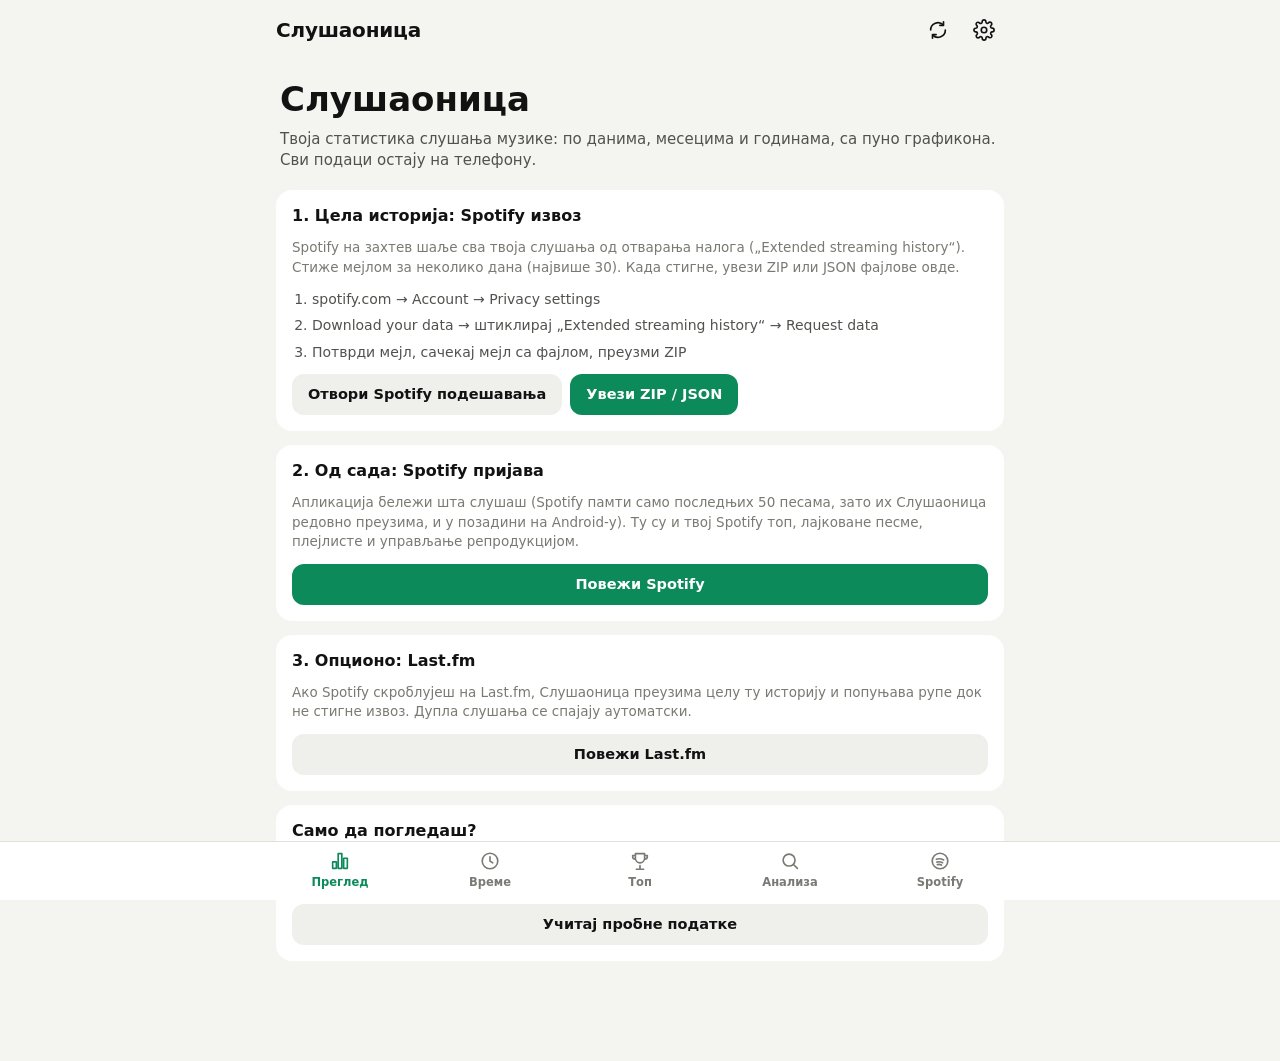
<file: index.html>
<!DOCTYPE html>
<html lang="sr">
<head>
<meta charset="UTF-8">
<meta name="viewport" content="width=device-width, initial-scale=1, viewport-fit=cover">
<meta name="theme-color" content="#111214">
<!-- Android app: bridge features this page needs (see WebUpdater.NATIVE_API). Raise it only when the page
     starts calling a new AppAndroid method; older apps then keep their page until the APK is updated. -->
<meta name="app-native-api" content="1">
<meta name="description" content="Статистика слушања музике: Spotify извоз, Spotify и Last.fm.">
<title>Слушаоница</title>
<link rel="manifest" href="manifest.json">
<link rel="icon" type="image/png" sizes="192x192" href="icons/icon-192.png">
<link rel="apple-touch-icon" href="icons/apple-touch-icon.png">
<meta name="mobile-web-app-capable" content="yes">
<meta name="apple-mobile-web-app-capable" content="yes">
<meta name="apple-mobile-web-app-title" content="Слушаоница">
<!-- Built from src/ by tools/build.mjs. Do not edit index.html by hand. -->
<style>
:root {
  color-scheme: dark;
  --bg: #111214; --surface: #1a1b1e; --surface2: #232428; --line: #2e2f34;
  --text: #f4f4f2; --text2: #c3c2b7; --muted: #8f8e88;
  --accent: #1ed48a; --accent-ink: #06140d; --accent-soft: rgba(30, 212, 138, .14);
  --warn: #f0a35a; --danger: #e66767;
  --grid: #2c2c2a; --axis: #45454a;
  /* categorical (dark steps), fixed order */
  --c1: #3987e5; --c2: #d95926; --c3: #199e70; --c4: #c98500; --c5: #d55181; --c6: #008300; --c7: #9085e9; --c8: #e66767;
  --c-other: #55555a;
  /* sequential blue for heat maps: 0 = nothing */
  --q0: #202125; --q1: #17304f; --q2: #184f95; --q3: #256abf; --q4: #3987e5; --q5: #6da7ec; --q6: #b7d3f6;
  --radius: 16px;
  --font: system-ui, -apple-system, "Segoe UI", Roboto, sans-serif;
}
:root[data-theme="light"] { color-scheme: light; }
:root[data-theme="light"] {
  --bg: #f4f4f1; --surface: #ffffff; --surface2: #efefeb; --line: #e1e0d9;
  --text: #121212; --text2: #52514e; --muted: #7a7973;
  --accent: #0d8a5a; --accent-ink: #ffffff; --accent-soft: rgba(13, 138, 90, .12);
  --warn: #b0600f; --danger: #c93a3a;
  --grid: #e8e7e1; --axis: #c3c2b7;
  --c1: #2a78d6; --c2: #eb6834; --c3: #1baf7a; --c4: #eda100; --c5: #e87ba4; --c6: #008300; --c7: #4a3aa7; --c8: #e34948;
  --c-other: #b9b8b2;
  --q0: #efefeb; --q1: #cde2fb; --q2: #9ec5f4; --q3: #6da7ec; --q4: #3987e5; --q5: #256abf; --q6: #104281;
}
@media (prefers-color-scheme: light) {
  :root:not([data-theme="dark"]) {
    color-scheme: light;
    --bg: #f4f4f1; --surface: #ffffff; --surface2: #efefeb; --line: #e1e0d9;
    --text: #121212; --text2: #52514e; --muted: #7a7973;
    --accent: #0d8a5a; --accent-ink: #ffffff; --accent-soft: rgba(13, 138, 90, .12);
    --warn: #b0600f; --danger: #c93a3a;
    --grid: #e8e7e1; --axis: #c3c2b7;
    --c1: #2a78d6; --c2: #eb6834; --c3: #1baf7a; --c4: #eda100; --c5: #e87ba4; --c6: #008300; --c7: #4a3aa7; --c8: #e34948;
    --c-other: #b9b8b2;
    --q0: #efefeb; --q1: #cde2fb; --q2: #9ec5f4; --q3: #6da7ec; --q4: #3987e5; --q5: #256abf; --q6: #104281;
  }
}

* { box-sizing: border-box; -webkit-tap-highlight-color: transparent; }
html { background: var(--bg); }
body {
  margin: 0; background: var(--bg); color: var(--text); font: 15px/1.45 var(--font);
  -webkit-font-smoothing: antialiased; overflow-x: hidden;
}
body.has-overlay { overflow: hidden; }
button, input, select { font: inherit; color: inherit; }
h1, h2, h3, h4 { margin: 0; line-height: 1.25; }
a { color: var(--accent); }

#app-root { max-width: 760px; margin: 0 auto; min-height: 100vh; padding-bottom: calc(76px + env(safe-area-inset-bottom)); opacity: 0; transition: opacity .2s; }
#app-root.ready { opacity: 1; }

/* ---------- header, period, tabs ---------- */
.top {
  position: sticky; top: 0; z-index: 20; display: flex; align-items: center; gap: 6px;
  padding: calc(10px + env(safe-area-inset-top)) 16px 6px; background: var(--bg);
}
.brand { font-weight: 800; font-size: 20px; letter-spacing: -.01em; flex: 1; display: flex; align-items: baseline; gap: 10px; min-width: 0; }
#sync-status { font-weight: 500; font-size: 12px; color: var(--muted); white-space: nowrap; overflow: hidden; text-overflow: ellipsis; }
.top .btn.icon { width: 40px; height: 40px; }
#sync-btn.spin svg { animation: spin 1s linear infinite; }
@keyframes spin { to { transform: rotate(360deg); } }
#period-bar { position: sticky; top: calc(56px + env(safe-area-inset-top)); z-index: 19; background: var(--bg); padding: 0 0 8px; }
.chips { display: flex; gap: 8px; overflow-x: auto; padding: 2px 16px; scrollbar-width: none; }
.chips::-webkit-scrollbar { display: none; }
.chip {
  flex: none; border: 1px solid var(--line); background: var(--surface); border-radius: 999px; padding: 7px 14px;
  font-size: 14px; font-weight: 600; cursor: pointer; white-space: nowrap;
}
.chip.on { background: var(--text); color: var(--bg); border-color: var(--text); }
.chip.small { padding: 4px 10px; font-size: 13px; }
.tabs {
  position: fixed; left: 0; right: 0; bottom: 0; z-index: 30; display: flex; justify-content: center;
  background: var(--surface); border-top: 1px solid var(--line); padding-bottom: env(safe-area-inset-bottom);
}
.tabs button {
  flex: 1; max-width: 150px; background: none; border: 0; padding: 8px 0 9px; display: flex; flex-direction: column; align-items: center;
  gap: 2px; font-size: 11.5px; font-weight: 600; color: var(--muted); cursor: pointer;
}
.tabs button.on { color: var(--accent); }
.ico { display: inline-flex; }

/* ---------- layout ---------- */
.view { padding: 4px 16px 24px; display: flex; flex-direction: column; gap: 14px; }
.card { background: var(--surface); border-radius: var(--radius); padding: 16px; display: flex; flex-direction: column; gap: 12px; min-width: 0; }
.card-title { font-size: 16px; font-weight: 700; }
.card-head { display: flex; gap: 10px; align-items: center; flex-wrap: wrap; justify-content: space-between; }
.card h4 { font-size: 14px; color: var(--text2); margin-top: 6px; }
.note { margin: 0; color: var(--muted); font-size: 13.5px; }
.warn { margin: 0; color: var(--warn); font-size: 14px; }
.muted { color: var(--muted); }
.grow { flex: 1; min-width: 0; }
.empty { color: var(--muted); text-align: center; padding: 22px 12px; font-size: 14px; }
.sources { color: var(--muted); font-size: 12.5px; text-align: center; margin: 0; }
.banner { display: flex; align-items: center; gap: 10px; justify-content: space-between; background: var(--accent-soft); border-radius: 12px; padding: 10px 12px; font-size: 14px; }

/* hero & tiles */
.hero { padding: 10px 4px 2px; }
.hero-label { color: var(--text2); font-size: 14px; }
.hero-value { font-size: 56px; font-weight: 800; letter-spacing: -.02em; line-height: 1.05; }
.hero-value small { font-size: 20px; font-weight: 600; color: var(--text2); }
.hero-sub { color: var(--muted); font-size: 14px; }
.tiles { display: grid; grid-template-columns: repeat(auto-fill, minmax(140px, 1fr)); gap: 10px; }
.tile { background: var(--surface); border-radius: 14px; padding: 12px 14px; min-width: 0; }
.card .tile { background: var(--surface2); }
.tile-label { color: var(--muted); font-size: 12.5px; }
.tile-value { font-size: 22px; font-weight: 700; margin-top: 2px; overflow-wrap: anywhere; }
.tile-sub { color: var(--muted); font-size: 12px; margin-top: 2px; overflow-wrap: anywhere; }

/* buttons & controls */
.btn {
  border: 0; border-radius: 12px; padding: 10px 16px; background: var(--accent); color: var(--accent-ink);
  font-weight: 700; font-size: 14.5px; cursor: pointer; display: inline-flex; align-items: center; justify-content: center; gap: 6px;
}
.btn:disabled { opacity: .55; }
.btn.ghost { background: var(--surface2); color: var(--text); }
.btn.small { padding: 6px 12px; font-size: 13px; border-radius: 10px; }
.btn.wide { width: 100%; }
.btn.icon { width: 40px; height: 40px; padding: 0; border-radius: 12px; font-size: 18px; flex: none; }
.btn.icon.ghost { background: transparent; }
.btn.icon-text { min-width: 44px; font-size: 18px; }
.btn.danger { background: var(--danger); color: #fff; }
.btn.danger-text { color: var(--danger); }
.btn-row { display: flex; gap: 8px; flex-wrap: wrap; align-items: center; }
.btn-grid { display: grid; grid-template-columns: 1fr 1fr; gap: 8px; }
.seg { display: flex; background: var(--surface2); border-radius: 12px; padding: 3px; gap: 2px; overflow-x: auto; scrollbar-width: none; }
.seg button { flex: 1; border: 0; background: none; padding: 7px 10px; border-radius: 9px; font-size: 13.5px; font-weight: 600; color: var(--text2); cursor: pointer; white-space: nowrap; }
.seg button.on { background: var(--surface); color: var(--text); box-shadow: 0 1px 3px rgba(0, 0, 0, .25); }
.view > .seg { background: var(--surface); }
.view > .seg button.on { background: var(--surface2); }
input[type=text], input[type=search], input[type=number], input[type=date], select {
  background: var(--surface2); border: 1px solid var(--line); border-radius: 10px; padding: 9px 11px; min-width: 0; width: 100%;
}
.search { flex: 1; min-width: 140px; }
.inline-select { width: auto; }
.field { display: flex; flex-direction: column; gap: 6px; }
.field label { font-size: 13px; color: var(--text2); font-weight: 600; }
.inline { display: flex; gap: 8px; align-items: center; }
.inline > input, .inline > select { flex: 1; }
.check { display: flex; gap: 8px; align-items: center; font-size: 14px; }
.toggle { display: flex; align-items: center; gap: 12px; font-size: 14.5px; cursor: pointer; }
.toggle span:first-child { flex: 1; }
.toggle input { display: none; }
.switch { width: 44px; height: 26px; border-radius: 13px; background: var(--line); position: relative; flex: none; transition: background .15s; }
.switch::after { content: ""; position: absolute; left: 3px; top: 3px; width: 20px; height: 20px; border-radius: 50%; background: #fff; transition: transform .15s; }
.toggle input:checked + .switch { background: var(--accent); }
.toggle input:checked + .switch::after { transform: translateX(18px); }
details summary { cursor: pointer; color: var(--text2); font-size: 14px; }
details[open] summary { margin-bottom: 8px; }
.steps { margin: 0; padding-left: 20px; display: flex; flex-direction: column; gap: 6px; font-size: 14px; color: var(--text2); }
.steps .inline { margin-top: 6px; }

/* rows & lists */
.list { display: flex; flex-direction: column; }
.row { display: flex; align-items: center; gap: 12px; padding: 8px 0; min-width: 0; }
.row + .row { border-top: 1px solid var(--line); }
.row.click { cursor: pointer; }
.row.click:active { opacity: .7; }
.rank { width: 26px; flex: none; text-align: right; color: var(--muted); font-size: 13px; font-variant-numeric: tabular-nums; }
.row-mid { flex: 1; min-width: 0; display: flex; flex-direction: column; gap: 1px; }
.row-title { font-weight: 600; white-space: nowrap; overflow: hidden; text-overflow: ellipsis; }
.row-sub { color: var(--muted); font-size: 13px; white-space: nowrap; overflow: hidden; text-overflow: ellipsis; }
.row-bar { height: 4px; border-radius: 2px; background: var(--surface2); margin-top: 4px; overflow: hidden; }
.row-bar span { display: block; height: 100%; background: var(--c1); border-radius: 2px; }
.row-val { flex: none; font-weight: 700; font-size: 14px; font-variant-numeric: tabular-nums; text-align: right; }
.row-val.muted { font-weight: 500; }
.list > .btn { margin-top: 8px; }
.cover { flex: none; width: 44px; height: 44px; border-radius: 8px; background: var(--surface2); overflow: hidden; display: inline-flex; align-items: center; justify-content: center; }
.cover.round { border-radius: 50%; }
.cover img { width: 100%; height: 100%; object-fit: cover; display: block; }
.cover-txt { font-size: 13px; font-weight: 700; color: var(--muted); }
.cover.big { width: 72px; height: 72px; }

/* charts */
.chart { width: 100%; position: relative; }
.chart svg { display: block; touch-action: pan-y; }
.chart .axis text { fill: var(--muted); font-size: 11px; font-variant-numeric: tabular-nums; }
.chart .grid { stroke: var(--grid); stroke-width: 1; }
.chart .baseline { stroke: var(--axis); stroke-width: 1; }
.chart .line { fill: none; stroke-width: 2; stroke-linejoin: round; stroke-linecap: round; }
.chart .dot { stroke: var(--surface); stroke-width: 2; }
.chart .area { stroke: var(--surface); stroke-width: 1; }
.chart .cross { stroke: var(--text2); stroke-width: 1; opacity: .6; }
.chart .hit { fill: transparent; cursor: crosshair; }
.chart .mark.on { filter: brightness(1.25); }
.chart .endlabel { fill: var(--text2); font-size: 11px; }
.tip {
  position: fixed; z-index: 100; pointer-events: none; display: none; background: var(--text); color: var(--bg);
  border-radius: 10px; padding: 7px 10px; font-size: 13px; box-shadow: 0 6px 20px rgba(0, 0, 0, .35); max-width: 260px;
}
.tip-title { font-size: 12px; opacity: .75; margin-bottom: 2px; }
.tip-row { display: flex; align-items: center; gap: 6px; white-space: nowrap; }
.tip-row b { font-variant-numeric: tabular-nums; }
.tip-row span:last-child { opacity: .8; overflow: hidden; text-overflow: ellipsis; }
.tip-key { width: 12px; height: 3px; border-radius: 2px; flex: none; }
.legend { display: flex; flex-wrap: wrap; gap: 6px 14px; font-size: 12.5px; color: var(--text2); margin-bottom: 6px; }
.legend-item { display: inline-flex; align-items: center; gap: 6px; max-width: 100%; overflow: hidden; text-overflow: ellipsis; white-space: nowrap; }
.key-box { width: 10px; height: 10px; border-radius: 3px; flex: none; display: inline-block; }
.key-line { width: 14px; height: 3px; border-radius: 2px; flex: none; display: inline-block; }
.hw { display: grid; grid-template-columns: 30px repeat(24, minmax(0, 1fr)); gap: 2px; }
.hw-h, .hw-d { font-size: 10.5px; color: var(--muted); white-space: nowrap; overflow: visible; }
.hw-h { text-align: left; }
.hw-d { align-self: center; }
.hw-c { aspect-ratio: 1; border-radius: 3px; min-height: 8px; }
.cal { display: grid; grid-template-columns: 30px repeat(31, minmax(0, 1fr)); gap: 2px; }
.cal-h, .cal-m { font-size: 10.5px; color: var(--muted); white-space: nowrap; overflow: visible; }
.cal-m { align-self: center; }
.cal-c { aspect-ratio: 1; border-radius: 2px; cursor: pointer; }
.heat-legend { display: flex; align-items: center; gap: 3px; justify-content: flex-end; font-size: 11px; color: var(--muted); margin-top: 8px; }
.heat-legend i { width: 14px; height: 10px; border-radius: 2px; display: inline-block; }
.heat-legend span { margin: 0 4px; }
.split { display: flex; height: 14px; border-radius: 7px; overflow: hidden; gap: 2px; }
.split span { min-width: 3px; }
.split-list { display: flex; flex-direction: column; gap: 6px; margin-top: 10px; font-size: 14px; }
.split-row { display: flex; align-items: center; gap: 8px; }
.split-row b { font-variant-numeric: tabular-nums; }
.split-row .muted { width: 76px; text-align: right; font-size: 13px; }
.hbars { display: flex; flex-direction: column; gap: 5px; }
.hbar { display: grid; grid-template-columns: 62px 1fr 64px; gap: 8px; align-items: center; font-size: 12.5px; }
.hbar-label { color: var(--muted); white-space: nowrap; overflow: hidden; text-overflow: ellipsis; }
.hbar-track { height: 12px; }
.hbar-fill { display: block; height: 100%; border-radius: 0 4px 4px 0; min-width: 1px; }
.hbar-val { text-align: right; font-variant-numeric: tabular-nums; color: var(--text2); }
.race-top { display: flex; align-items: center; justify-content: space-between; gap: 10px; }
.race-label { font-size: 20px; font-weight: 800; }
.race { position: relative; overflow: hidden; }
.race-row { position: absolute; left: 0; right: 0; height: 26px; display: flex; align-items: center; transition: transform .45s ease, opacity .3s; }
.race-bar { position: absolute; left: 0; top: 0; bottom: 0; border-radius: 0 6px 6px 0; opacity: .85; transition: width .45s ease; }
.race-name { position: relative; padding: 0 8px; font-size: 13px; font-weight: 700; color: #fff; text-shadow: 0 1px 2px rgba(0, 0, 0, .6); white-space: nowrap; overflow: hidden; text-overflow: ellipsis; flex: 1; }
.race-val { position: relative; font-size: 12.5px; font-variant-numeric: tabular-nums; padding: 0 6px; color: var(--text); background: var(--surface); border-radius: 6px; }
.race-slider { width: 100%; accent-color: var(--accent); }
.table-wrap { overflow-x: auto; }
.table { width: 100%; border-collapse: collapse; font-size: 13.5px; font-variant-numeric: tabular-nums; }
.table th { text-align: right; color: var(--muted); font-weight: 600; padding: 6px 6px; border-bottom: 1px solid var(--line); }
.table td { text-align: right; padding: 7px 6px; border-bottom: 1px solid var(--line); }
.table th:first-child, .table td:first-child { text-align: left; }

/* welcome, wrapped */
.hero-welcome { padding: 18px 4px 4px; }
.hero-welcome h1 { font-size: 34px; font-weight: 800; }
.hero-welcome p { color: var(--text2); margin: 8px 0 0; }
.wrapped-btn {
  border: 0; text-align: left; cursor: pointer; border-radius: var(--radius); padding: 18px; color: #fff;
  background: linear-gradient(135deg, #1c5cab, #199e70); display: flex; flex-direction: column; gap: 4px;
}
.wrapped-btn b { font-size: 17px; }
.wrapped-btn span { opacity: .85; font-size: 14px; }
.wrapped { gap: 16px; }
.slide {
  border-radius: 22px; padding: 26px 22px; min-height: 300px; color: #fff; display: flex; flex-direction: column; gap: 10px;
  align-items: flex-start; justify-content: center;
}
.slide p { margin: 0; font-size: 16px; opacity: .9; }
.slide p.small { font-size: 14px; opacity: .8; }
.slide .big { font-size: 64px; font-weight: 800; line-height: 1; }
.slide h2 { font-size: 26px; }
.slide h3 { font-size: 20px; }
.slide ol { margin: 6px 0 0; padding-left: 22px; opacity: .92; }
.slide .cover { border-radius: 12px; box-shadow: 0 10px 30px rgba(0, 0, 0, .35); }
.slide .cover-txt { font-size: 36px; color: rgba(255, 255, 255, .7); }
.s1 { background: linear-gradient(150deg, #104281, #2a78d6); }
.s2 { background: linear-gradient(150deg, #0d5c3f, #1baf7a); }
.s3 { background: linear-gradient(150deg, #7a2a0c, #d95926); }
.s4 { background: linear-gradient(150deg, #2e2470, #7b6ee0); }
.s5 { background: linear-gradient(150deg, #6b1d3e, #d55181); }
.s6 { background: linear-gradient(150deg, #155c15, #2f9b2f); }
.s7 { background: linear-gradient(150deg, #5a3d00, #c98500); }

/* detail pages */
.detail-head { display: flex; gap: 16px; align-items: center; padding-top: 6px; }
.detail-head h2 { font-size: 22px; overflow-wrap: anywhere; }
.detail-head > div { display: flex; flex-direction: column; gap: 3px; min-width: 0; }
.detail-head .link { font-weight: 600; text-decoration: none; }
.detail-head .link.muted { color: var(--muted); font-weight: 500; }
.actions { display: flex; gap: 8px; flex-wrap: wrap; }
.tagchips { display: flex; gap: 6px; flex-wrap: wrap; }

/* Spotify tab */
.sp-head { display: flex; align-items: center; gap: 12px; }
.avatar { width: 44px; height: 44px; border-radius: 50%; object-fit: cover; background: var(--surface2); display: inline-flex; align-items: center; justify-content: center; font-weight: 700; }
.np { display: flex; flex-direction: column; gap: 10px; }
.np-main { display: flex; gap: 14px; align-items: center; }
.np-main.click { cursor: pointer; }
.np-text { display: flex; flex-direction: column; min-width: 0; gap: 1px; }
.np-text b { font-size: 16px; }
.np-text span { font-size: 14px; }
.progress { height: 4px; border-radius: 2px; background: var(--surface2); overflow: hidden; }
.progress span { display: block; height: 100%; background: var(--accent); }
.np-ctl { display: flex; gap: 8px; align-items: center; }
.np-ctl .btn.icon:not(.ghost) { border-radius: 50%; }

/* overlays and sheets */
#overlay-root .overlay {
  position: fixed; inset: 0; z-index: 40; background: var(--bg); overflow-y: auto; transform: translateX(100%);
  transition: transform .2s ease; -webkit-overflow-scrolling: touch;
}
#overlay-root .overlay.in { transform: none; }
.ov-head {
  position: sticky; top: 0; z-index: 2; display: flex; align-items: center; gap: 8px; background: var(--bg);
  padding: calc(8px + env(safe-area-inset-top)) 10px 8px;
}
.ov-title { font-size: 17px; overflow: hidden; text-overflow: ellipsis; white-space: nowrap; }
.ov-body { max-width: 760px; margin: 0 auto; padding-bottom: calc(24px + env(safe-area-inset-bottom)); }
.sheet-back { position: fixed; inset: 0; z-index: 60; background: rgba(0, 0, 0, .5); display: flex; align-items: flex-end; justify-content: center; }
.sheet {
  background: var(--surface); width: 100%; max-width: 560px; border-radius: 20px 20px 0 0; max-height: 88vh; overflow-y: auto;
  padding: 6px 16px calc(18px + env(safe-area-inset-bottom));
}
.sheet-head { display: flex; align-items: center; justify-content: space-between; padding: 6px 0; font-size: 16px; }
.sheet-body { display: flex; flex-direction: column; gap: 12px; }
.sheet-body p { margin: 0; }
.spinner { width: 28px; height: 28px; border-radius: 50%; border: 3px solid var(--line); border-top-color: var(--accent); animation: spin .8s linear infinite; margin: 10px auto; }
#toast {
  position: fixed; left: 50%; bottom: calc(86px + env(safe-area-inset-bottom)); transform: translate(-50%, 20px); z-index: 90;
  background: var(--text); color: var(--bg); padding: 10px 16px; border-radius: 12px; font-size: 14px; font-weight: 600;
  opacity: 0; pointer-events: none; transition: opacity .2s, transform .2s; max-width: calc(100vw - 32px); text-align: center;
}
#toast.show { opacity: 1; transform: translate(-50%, 0); }
#toast.err { background: var(--danger); color: #fff; }

@media (min-width: 700px) {
  .tiles { grid-template-columns: repeat(3, 1fr); }
}
@media (prefers-reduced-motion: reduce) {
  * { transition: none !important; animation: none !important; }
}
</style>
</head>
<body>
<div id="app-root">
  <header class="top">
    <div class="brand">Слушаоница <span id="sync-status"></span></div>
    <button id="sync-btn" class="btn icon ghost" type="button" title="Синхронизуј" aria-label="Синхронизуј">
      <svg viewBox="0 0 24 24" width="22" height="22" fill="none" stroke="currentColor" stroke-width="1.8" stroke-linecap="round" stroke-linejoin="round"><path d="M20 12a8 8 0 0 1-13.7 5.6M4 12a8 8 0 0 1 13.7-5.6"/><path d="M18 3v4h-4M6 21v-4h4"/></svg>
    </button>
    <button id="settings-btn" class="btn icon ghost" type="button" title="Подешавања" aria-label="Подешавања">
      <svg viewBox="0 0 24 24" width="22" height="22" fill="none" stroke="currentColor" stroke-width="1.8" stroke-linecap="round" stroke-linejoin="round"><circle cx="12" cy="12" r="3"/><path d="M19.4 15a1.7 1.7 0 0 0 .3 1.8l.1.1a2 2 0 1 1-2.8 2.8l-.1-.1a1.7 1.7 0 0 0-1.8-.3 1.7 1.7 0 0 0-1 1.5V21a2 2 0 1 1-4 0v-.1a1.7 1.7 0 0 0-1.1-1.5 1.7 1.7 0 0 0-1.8.3l-.1.1a2 2 0 1 1-2.8-2.8l.1-.1a1.7 1.7 0 0 0 .3-1.8 1.7 1.7 0 0 0-1.5-1H3a2 2 0 1 1 0-4h.1a1.7 1.7 0 0 0 1.5-1.1 1.7 1.7 0 0 0-.3-1.8l-.1-.1a2 2 0 1 1 2.8-2.8l.1.1a1.7 1.7 0 0 0 1.8.3H9a1.7 1.7 0 0 0 1-1.5V3a2 2 0 1 1 4 0v.1a1.7 1.7 0 0 0 1 1.5 1.7 1.7 0 0 0 1.8-.3l.1-.1a2 2 0 1 1 2.8 2.8l-.1.1a1.7 1.7 0 0 0-.3 1.8V9a1.7 1.7 0 0 0 1.5 1H21a2 2 0 1 1 0 4h-.1a1.7 1.7 0 0 0-1.5 1z"/></svg>
    </button>
  </header>
  <div id="period-bar"></div>
  <main id="view"></main>
  <nav class="tabs"></nav>
</div>
<div id="overlay-root"></div>
<div id="toast" role="status" aria-live="polite"></div>
<script>
'use strict';
/* ---------- util.js: DOM helpers, formatting, dates, name normalization ---------- */

const $ = (sel, root = document) => root.querySelector(sel);
const $$ = (sel, root = document) => Array.from(root.querySelectorAll(sel));

/** h('div.card', {onclick}, child, 'text', [children]) — tiny element builder; text is always textContent. */
function h(tag, attrs, ...children) {
  const m = /^([a-z0-9]+)?((?:\.[\w-]+)*)(?:#([\w-]+))?$/i.exec(tag);
  const el = document.createElement(m[1] || 'div');
  if (m[2]) el.className = m[2].slice(1).replace(/\./g, ' ');
  if (m[3]) el.id = m[3];
  if (attrs && (typeof attrs !== 'object' || attrs instanceof Node || Array.isArray(attrs))) {
    children.unshift(attrs);
    attrs = null;
  }
  if (attrs) {
    for (const k in attrs) {
      const v = attrs[k];
      if (v == null || v === false) continue;
      if (k.startsWith('on')) el.addEventListener(k.slice(2), v);
      else if (k === 'class') el.className += (el.className ? ' ' : '') + v;
      else if (k === 'style' && typeof v === 'object') Object.assign(el.style, v);
      else if (k === 'html') el.innerHTML = v; // only for trusted, static markup (icons)
      else if (k in el && k !== 'list' && k !== 'type') el[k] = v;
      else el.setAttribute(k, v === true ? '' : v);
    }
  }
  appendAll(el, children);
  return el;
}
function appendAll(el, children) {
  for (const c of children) {
    if (c == null || c === false) continue;
    if (Array.isArray(c)) appendAll(el, c);
    else el.appendChild(c instanceof Node ? c : document.createTextNode(String(c)));
  }
}

const SVGNS = 'http://www.w3.org/2000/svg';
function s(tag, attrs, ...children) {
  const el = document.createElementNS(SVGNS, tag);
  if (attrs) for (const k in attrs) if (attrs[k] != null) el.setAttribute(k, attrs[k]);
  for (const c of children) if (c != null) el.appendChild(c instanceof Node ? c : document.createTextNode(String(c)));
  return el;
}

function clear(el) { while (el.firstChild) el.removeChild(el.firstChild); return el; }

const sleep = ms => new Promise(r => setTimeout(r, ms));
const nextFrame = () => new Promise(r => requestAnimationFrame(() => r()));

/* ---------- numbers ---------- */

const nfInt = new Intl.NumberFormat('sr-Latn-RS', { maximumFractionDigits: 0 });
const nf1 = new Intl.NumberFormat('sr-Latn-RS', { maximumFractionDigits: 1 });
function fmtInt(n) { return nfInt.format(Math.round(n || 0)); }
function fmt1(n) { return nf1.format(n || 0); }
function fmtCompact(n) {
  n = n || 0;
  const a = Math.abs(n);
  if (a >= 1e6) return nf1.format(n / 1e6) + ' мил';
  if (a >= 1e4) return nfInt.format(n / 1e3) + ' хиљ';
  return fmtInt(n);
}
function fmtPct(x, digits = 0) {
  if (!isFinite(x)) return '–';
  return (x * 100).toFixed(digits).replace('.', ',') + '%';
}
/** Milliseconds as "12 ч 5 мин" / "42 мин" / "35 с". */
function fmtDur(ms) {
  ms = ms || 0;
  const min = ms / 60000;
  if (min < 1) return Math.round(ms / 1000) + ' с';
  if (min < 60) return Math.round(min) + ' мин';
  const hrs = Math.floor(min / 60);
  if (hrs < 48) return hrs + ' ч ' + Math.round(min - hrs * 60) + ' мин';
  const days = Math.floor(hrs / 24);
  return fmtInt(days) + ' д ' + (hrs - days * 24) + ' ч';
}
function fmtHours(ms) { return fmtInt(ms / 3600000); }
function fmtMin(ms) { return fmtInt(ms / 60000); }
function fmtClock(ms) {
  const sec = Math.round(ms / 1000);
  return Math.floor(sec / 60) + ':' + String(sec % 60).padStart(2, '0');
}

/** Serbian plural: plural(5, 'песма', 'песме', 'песама'). */
function plural(n, one, few, many) {
  const n10 = n % 10, n100 = n % 100;
  if (n10 === 1 && n100 !== 11) return one;
  if (n10 >= 2 && n10 <= 4 && (n100 < 12 || n100 > 14)) return few;
  return many;
}
function countOf(n, one, few, many) { return fmtInt(n) + ' ' + plural(Math.round(n), one, few, many); }

/* ---------- dates (all stats use the phone's local time) ---------- */

const DAY = 86400000;
const MONTHS = ['јануар', 'фебруар', 'март', 'април', 'мај', 'јун', 'јул', 'август', 'септембар', 'октобар', 'новембар', 'децембар'];
const MONTHS_SHORT = ['јан', 'феб', 'мар', 'апр', 'мај', 'јун', 'јул', 'авг', 'сеп', 'окт', 'нов', 'дец'];
const WEEKDAYS = ['понедељак', 'уторак', 'среда', 'четвртак', 'петак', 'субота', 'недеља'];
const WEEKDAYS_SHORT = ['пон', 'уто', 'сре', 'чет', 'пет', 'суб', 'нед'];
const WEEKDAYS_ON = ['понедељком', 'уторком', 'средом', 'четвртком', 'петком', 'суботом', 'недељом'];

/** Local day number (days since 1970-01-01 in local time). */
function dayNum(t) {
  const d = new Date(t);
  return Math.floor((t - d.getTimezoneOffset() * 60000) / DAY);
}
/** Start of a local day number, as ms. */
function dayStart(n) {
  const d = new Date(n * DAY);
  return new Date(d.getUTCFullYear(), d.getUTCMonth(), d.getUTCDate()).getTime();
}
function dayDate(n) { return new Date(n * DAY); } // read with getUTC*
/** Monday = 0 … Sunday = 6. */
function weekdayOfDay(n) { return (n + 3) % 7; }
function monthKeyOfDay(n) { const d = dayDate(n); return d.getUTCFullYear() * 12 + d.getUTCMonth(); }
function monthKeyLabel(k, short) {
  const y = Math.floor(k / 12), m = k % 12;
  return short ? MONTHS_SHORT[m] + ' ' + String(y).slice(2) : MONTHS[m] + ' ' + y;
}
function monthKeyStart(k) { return new Date(Math.floor(k / 12), k % 12, 1).getTime(); }
function fmtDay(n, withYear = true) {
  const d = dayDate(n);
  return d.getUTCDate() + '. ' + MONTHS[d.getUTCMonth()] + (withYear ? ' ' + d.getUTCFullYear() + '.' : '');
}
function fmtDate(t, withTime) {
  if (!t) return '–';
  const d = new Date(t);
  let s = d.getDate() + '. ' + MONTHS_SHORT[d.getMonth()] + ' ' + d.getFullYear() + '.';
  if (withTime) s += ' ' + String(d.getHours()).padStart(2, '0') + ':' + String(d.getMinutes()).padStart(2, '0');
  return s;
}
function fmtAgo(t) {
  const d = Date.now() - t;
  if (d < 60000) return 'малопре';
  if (d < 3600000) return 'пре ' + Math.round(d / 60000) + ' мин';
  if (d < DAY) return 'пре ' + Math.round(d / 3600000) + ' ч';
  return fmtDate(t);
}
function isoDate(t) {
  const d = new Date(t);
  return d.getFullYear() + '-' + String(d.getMonth() + 1).padStart(2, '0') + '-' + String(d.getDate()).padStart(2, '0');
}

/* ---------- name normalization (matching the same song across sources) ---------- */

const CYR = {
  а: 'a', б: 'b', в: 'v', г: 'g', д: 'd', ђ: 'dj', е: 'e', ж: 'z', з: 'z', и: 'i', ј: 'j', к: 'k', л: 'l', љ: 'lj',
  м: 'm', н: 'n', њ: 'nj', о: 'o', п: 'p', р: 'r', с: 's', т: 't', ћ: 'c', у: 'u', ф: 'f', х: 'h', ц: 'c', ч: 'c',
  џ: 'dz', ш: 's', й: 'j', ы: 'y', э: 'e', ю: 'ju', я: 'ja', ь: '', ъ: '', ё: 'e', є: 'e', і: 'i', ї: 'i', ґ: 'g', щ: 'sc',
};
function foldText(str) {
  let out = '';
  for (const ch of str.toLowerCase()) out += CYR[ch] !== undefined ? CYR[ch] : ch;
  return out.replace(/đ/g, 'dj').replace(/ß/g, 'ss').replace(/æ/g, 'ae').replace(/ø/g, 'o').replace(/ł/g, 'l')
    .normalize('NFD').replace(/[̀-ͯ]/g, '');
}
// Suffixes that name the same recording: "- Remastered 2011", "(feat. X)", "- Radio Edit", "[Mono]" …
const VERSION_WORDS = /\b(remaster(ed)?|re-?master(ed)?|mono|stereo|radio edit|single version|album version|original mix|original version|explicit|clean|bonus track|deluxe|anniversary|edit(ion)?|mixed|digital(ly)?|\d{4} (mix|version|remaster))\b/;
function normTitle(t) {
  let x = foldText(t || '');
  x = x.replace(/[([{]\s*(feat\.?|ft\.?|featuring|with)\s[^)\]}]*[)\]}]/g, ' ');
  x = x.replace(/\s(feat\.?|ft\.?|featuring)\s.*$/, ' ');
  // Bracketed version notes.
  x = x.replace(/[([{]([^)\]}]*)[)\]}]/g, (all, inner) => (VERSION_WORDS.test(inner) ? ' ' : ' ' + inner + ' '));
  // " - Remastered 2009", " - Mono" …
  x = x.replace(/\s[-–—]\s(.*)$/, (all, tail) => (VERSION_WORDS.test(tail) ? ' ' : ' ' + tail));
  return x.replace(/&/g, ' and ').replace(/[^\p{L}\p{N}]+/gu, ' ').trim();
}
function normArtist(a) {
  let x = foldText(a || '');
  x = x.replace(/\s(feat\.?|ft\.?|featuring)\s.*$/, '');
  x = x.replace(/^the\s/, '');
  return x.replace(/&/g, ' and ').replace(/[^\p{L}\p{N}]+/gu, ' ').trim();
}
/** Title for display: drops "- Remastered 2011" style notes (the name stays the same song either way). */
function cleanTitle(t) {
  return (t || '').replace(/\s+[-–]\s+(\d{4}\s+)?(digital(ly)?\s+)?remaster(ed)?(\s+\d{4})?(\s+version)?$/i, '')
    .replace(/\s*[([](\d{4}\s+)?(digital(ly)?\s+)?remaster(ed)?[^)\]]*[)\]]/i, '').trim() || t;
}
function trackKey(artist, title) { return normArtist(artist) + '\u0001' + normTitle(title); }

/* ---------- misc ---------- */

function debounce(fn, ms) {
  let t;
  return (...a) => { clearTimeout(t); t = setTimeout(() => fn(...a), ms); };
}
/** First index i in sorted array/typed array `arr` with arr[i] >= x. */
function lowerBound(arr, x, lo = 0, hi = arr.length) {
  while (lo < hi) {
    const mid = (lo + hi) >> 1;
    if (arr[mid] < x) lo = mid + 1; else hi = mid;
  }
  return lo;
}
function topN(map, n, score) {
  const arr = [];
  for (const [k, v] of map) arr.push([k, v]);
  arr.sort((a, b) => score(b[1]) - score(a[1]));
  return arr.slice(0, n);
}
function randomString(len) {
  const chars = 'ABCDEFGHIJKLMNOPQRSTUVWXYZabcdefghijklmnopqrstuvwxyz0123456789';
  const v = crypto.getRandomValues(new Uint8Array(len));
  let out = '';
  for (let i = 0; i < len; i++) out += chars[v[i] % chars.length];
  return out;
}
function b64url(bytes) {
  let bin = '';
  const b = new Uint8Array(bytes);
  for (let i = 0; i < b.length; i++) bin += String.fromCharCode(b[i]);
  return btoa(bin).replace(/\+/g, '-').replace(/\//g, '_').replace(/=+$/, '');
}
function bytesToBase64(bytes) {
  let bin = '';
  const chunk = 0x8000;
  for (let i = 0; i < bytes.length; i += chunk) bin += String.fromCharCode.apply(null, bytes.subarray(i, i + chunk));
  return btoa(bin);
}
function spotifyIdFromUri(uri) { return uri && uri.startsWith('spotify:track:') ? uri.slice(14) : null; }
function spotifyOpenUrl(uri) {
  if (!uri) return null;
  const p = uri.split(':');
  return p.length === 3 ? 'https://open.spotify.com/' + p[1] + '/' + p[2] : null;
}
function lsGet(k, def) {
  try { const v = localStorage.getItem(k); return v == null ? def : JSON.parse(v); } catch (e) { return def; }
}
function lsSet(k, v) {
  try { localStorage.setItem(k, JSON.stringify(v)); } catch (e) { /* storage full or blocked */ }
}

/* ---------- store.js: the local database of plays, tracks, artists and albums ----------

Every play from every source lands here, once:
  - Spotify JSON export (Extended streaming history, or the short account data history),
  - Spotify "recently played" (in the app and from the Android background job),
  - Last.fm scrobbles.

Rules for duplicates (see mergePlays):
  1. The JSON export is the most complete source. For the time it covers, it replaces the
     other sources: their plays inside that time are dropped.
  2. Outside that time, Spotify and Last.fm plays of the same song within 5 minutes of each
     other are one play (each source can "claim" a play only once, so repeats stay separate).
  3. Importing the same data twice changes nothing.
*/

const SRC_JSON = 1, SRC_API = 2, SRC_LFM = 4, SRC_MASK = 7;
const F_SHUFFLE = 8, F_SKIPPED = 16, F_OFFLINE = 32, F_INCOGNITO = 64;
const MATCH_WINDOW = 5 * 60000;
const COVERAGE_GAP = 7 * DAY;

const DB = {
  db: null,
  open() {
    return new Promise((resolve, reject) => {
      const req = indexedDB.open('slusaonica', 1);
      req.onupgradeneeded = () => {
        const db = req.result;
        if (!db.objectStoreNames.contains('kv')) db.createObjectStore('kv');
        if (!db.objectStoreNames.contains('chunks')) db.createObjectStore('chunks');
      };
      req.onsuccess = () => { DB.db = req.result; resolve(); };
      req.onerror = () => reject(req.error);
    });
  },
  tx(stores, mode, fn) {
    return new Promise((resolve, reject) => {
      const t = DB.db.transaction(stores, mode);
      let out;
      t.oncomplete = () => resolve(out);
      t.onerror = () => reject(t.error);
      t.onabort = () => reject(t.error || new Error('aborted'));
      out = fn(t);
    });
  },
  get(store, key) {
    return new Promise((resolve, reject) => {
      const r = DB.db.transaction(store).objectStore(store).get(key);
      r.onsuccess = () => resolve(r.result);
      r.onerror = () => reject(r.error);
    });
  },
  getAll(store) {
    return new Promise((resolve, reject) => {
      const r = DB.db.transaction(store).objectStore(store).getAll();
      r.onsuccess = () => resolve(r.result);
      r.onerror = () => reject(r.error);
    });
  },
  put(store, key, value) {
    return DB.tx([store], 'readwrite', t => { t.objectStore(store).put(value, key); });
  },
};

const Store = {
  tracks: [],      // {n: name, a: artist id, al: album id, uri, dur, img}
  artists: [],     // {n: name, tags: [], img, uri}
  albums: [],      // {n: name, a: artist id, img}
  trackByKey: new Map(),
  artistByKey: new Map(),
  albumByKey: new Map(),
  rawCache: new Map(),
  plays: [],      // sorted by t: {t: start ms, ms: played ms or -1, tr, f, p, c, rs, re}
  platforms: [''], countries: [''], reasons: [''],
  coverage: [],    // [[from, to], …] times covered by the JSON export
  meta: {},        // sync cursors and import history
  version: 0,      // bumped on every change; stats caches key on it
  dictDirty: false,

  async load() {
    await DB.open();
    const dict = await DB.get('kv', 'dict');
    if (dict) {
      Object.assign(this, {
        tracks: dict.tracks, artists: dict.artists, albums: dict.albums,
        platforms: dict.platforms, countries: dict.countries, reasons: dict.reasons,
      });
    }
    this.coverage = (await DB.get('kv', 'coverage')) || [];
    this.meta = (await DB.get('kv', 'meta')) || {};
    this.rebuildKeys();
    const chunks = await DB.getAll('chunks');
    const plays = [];
    for (const c of chunks) {
      for (let i = 0; i < c.t.length; i++) {
        plays.push({ t: c.t[i], ms: c.ms[i], tr: c.tr[i], f: c.f[i], p: c.p[i], c: c.c[i], rs: c.rs[i], re: c.re[i] });
      }
    }
    plays.sort((a, b) => a.t - b.t);
    this.plays = plays;
    this.version++;
  },

  rebuildKeys() {
    this.rawCache = new Map();
    this.trackByKey = new Map();
    this.artistByKey = new Map();
    this.albumByKey = new Map();
    this.artists.forEach((a, i) => this.artistByKey.set(normArtist(a.n), i));
    this.albums.forEach((al, i) => this.albumByKey.set(al.a + '|' + foldText(al.n), i));
    this.tracks.forEach((t, i) => this.trackByKey.set(t.a + '|' + normTitle(t.n), i));
  },

  isEmpty() { return this.plays.length === 0; },

  /* ---------- dictionaries ---------- */

  artistId(name) {
    const k = normArtist(name) || '?';
    let id = this.artistByKey.get(k);
    if (id === undefined) {
      id = this.artists.length;
      this.artists.push({ n: name || '?', tags: [] });
      this.artistByKey.set(k, id);
      this.dictDirty = true;
    }
    return id;
  },
  albumId(artistId, name) {
    if (!name) return -1;
    const k = artistId + '|' + foldText(name);
    let id = this.albumByKey.get(k);
    if (id === undefined) {
      id = this.albums.length;
      this.albums.push({ n: name, a: artistId });
      this.albumByKey.set(k, id);
      this.dictDirty = true;
    }
    return id;
  },
  /** Finds or creates the track for {name, artist, album, uri, dur, img}; fills in missing details. */
  trackId(info) {
    // Normalizing names is the slow part of a big import; the same raw names repeat a lot.
    const raw = info.artist + '\u0002' + info.name;
    let id = this.rawCache.get(raw);
    let a, t;
    if (id === undefined) {
      a = this.artistId(info.artist);
      id = this.trackByKey.get(a + '|' + normTitle(info.name));
    } else {
      a = this.tracks[id].a;
    }
    if (id === undefined) {
      const k = a + '|' + normTitle(info.name);
      id = this.tracks.length;
      t = { n: info.name || '?', a, al: this.albumId(a, info.album) };
      this.tracks.push(t);
      this.trackByKey.set(k, id);
      this.dictDirty = true;
    } else {
      t = this.tracks[id];
      if (t.al < 0 && info.album) { t.al = this.albumId(a, info.album); this.dictDirty = true; }
    }
    this.rawCache.set(raw, id);
    if (info.uri && !t.uri && info.uri.startsWith('spotify:track:')) { t.uri = info.uri; this.dictDirty = true; }
    if (info.dur && !t.dur) { t.dur = info.dur; this.dictDirty = true; }
    if (info.img && !t.img) {
      t.img = info.img;
      if (t.al >= 0 && !this.albums[t.al].img) this.albums[t.al].img = info.img;
      this.dictDirty = true;
    }
    return id;
  },
  strId(table, value) {
    if (!value) return 0;
    let i = table.indexOf(value);
    if (i < 0) {
      if (table.length >= 255) return 0;
      i = table.length;
      table.push(value);
      this.dictDirty = true;
    }
    return i;
  },

  /* ---------- plays ---------- */

  inCoverage(t) {
    for (const [a, b] of this.coverage) if (t >= a && t <= b) return true;
    return false;
  },
  /** Index of the first play with start time >= t. */
  lb(t) {
    const p = this.plays;
    let lo = 0, hi = p.length;
    while (lo < hi) {
      const mid = (lo + hi) >> 1;
      if (p[mid].t < t) lo = mid + 1; else hi = mid;
    }
    return lo;
  },

  /**
   * Adds plays from one source. items: {t (start ms), ms (played ms, or -1 if unknown), name, artist,
   * album, uri, dur, img, flags, platform, country, reasonStart, reasonEnd}.
   * JSON items also carry `file` (their source file) for coverage.
   * Returns {added, merged, skipped}.
   */
  async mergePlays(src, items) {
    const res = { added: 0, merged: 0, skipped: 0 };
    if (!items.length) return res;
    const dirty = new Set();
    const pending = [];
    const pendingKeys = new Set();

    if (src === SRC_JSON) {
      // Coverage: one interval per file, joined when the gap between them is small.
      const byFile = new Map();
      for (const it of items) {
        const end = it.t + Math.max(0, it.ms);
        const r = byFile.get(it.file);
        if (!r) byFile.set(it.file, [it.t, end]);
        else { if (it.t < r[0]) r[0] = it.t; if (end > r[1]) r[1] = end; }
      }
      const cov = this.coverage.concat([...byFile.values()]).sort((a, b) => a[0] - b[0]);
      const merged = [];
      for (const r of cov) {
        const last = merged[merged.length - 1];
        if (last && r[0] - last[1] <= COVERAGE_GAP) last[1] = Math.max(last[1], r[1]);
        else merged.push([r[0], r[1]]);
      }
      this.coverage = merged;
      // Other sources give way inside the covered time.
      const keep = [];
      for (const p of this.plays) {
        if (!(p.f & SRC_JSON) && this.inCoverage(p.t)) { dirty.add(monthOf(p.t)); continue; }
        keep.push(p);
      }
      this.plays = keep;
    }

    for (const it of items) {
      if (src !== SRC_JSON && this.inCoverage(it.t)) { res.skipped++; continue; }
      const tr = this.trackId(it);
      const i0 = this.lb(it.t - MATCH_WINDOW);
      let best = null, bestD = Infinity, dup = false;
      for (let i = i0; i < this.plays.length; i++) {
        const p = this.plays[i];
        if (p.t > it.t + MATCH_WINDOW) break;
        if (p.tr !== tr) continue;
        const d = Math.abs(p.t - it.t);
        if (p.f & src) {
          // The same play from the same source (re-import or overlapping fetch).
          if (d < (src === SRC_JSON ? 2000 : 90000)) { dup = true; break; }
        } else if (src !== SRC_JSON && d < bestD) {
          best = p; bestD = d;
        }
      }
      const pk = tr + ':' + Math.round(it.t / 1000);
      if (dup || pendingKeys.has(pk)) { res.skipped++; continue; }
      if (best) {
        best.f |= src;
        dirty.add(monthOf(best.t));
        res.merged++;
        continue;
      }
      pendingKeys.add(pk);
      pending.push({
        t: it.t, ms: it.ms == null ? -1 : it.ms, tr, f: src | (it.flags || 0),
        p: this.strId(this.platforms, it.platform), c: this.strId(this.countries, it.country),
        rs: this.strId(this.reasons, it.reasonStart), re: this.strId(this.reasons, it.reasonEnd),
      });
      dirty.add(monthOf(it.t));
      res.added++;
    }
    if (pending.length) {
      this.plays = this.plays.concat(pending);
      this.plays.sort((a, b) => a.t - b.t);
    }
    if (dirty.size || this.dictDirty || src === SRC_JSON) {
      this.version++;
      await this.save(src === SRC_JSON ? null : dirty);
    }
    return res;
  },

  /** Removes everything one source added (plays that other sources also have stay). */
  async removeSource(src) {
    const keep = [];
    for (const p of this.plays) {
      p.f &= ~src;
      if (p.f & SRC_MASK) keep.push(p);
    }
    this.plays = keep;
    if (src === SRC_JSON) this.coverage = [];
    if (src === SRC_LFM) delete this.meta.lastfm;
    if (src === SRC_API) delete this.meta.recent;
    if (src === SRC_JSON) delete this.meta.imports;
    this.version++;
    await this.save(null);
  },

  async wipe() {
    Object.assign(this, {
      tracks: [], artists: [], albums: [], plays: [], coverage: [], meta: {},
      platforms: [''], countries: [''], reasons: [''],
    });
    this.rebuildKeys();
    this.version++;
    await this.save(null);
  },

  /** Writes the dictionaries and the given months (a Set of 'YYYY-MM'), or every month when null. */
  async save(months) {
    const byMonth = new Map();
    for (const p of this.plays) {
      const k = monthOf(p.t);
      if (months && !months.has(k)) continue;
      let arr = byMonth.get(k);
      if (!arr) byMonth.set(k, arr = []);
      arr.push(p);
    }
    if (months) for (const k of months) if (!byMonth.has(k)) byMonth.set(k, []);
    const dict = {
      tracks: this.tracks, artists: this.artists, albums: this.albums,
      platforms: this.platforms, countries: this.countries, reasons: this.reasons,
    };
    await DB.tx(['kv', 'chunks'], 'readwrite', t => {
      const kv = t.objectStore('kv');
      kv.put(dict, 'dict');
      kv.put(this.coverage, 'coverage');
      kv.put(this.meta, 'meta');
      const ch = t.objectStore('chunks');
      if (!months) ch.clear();
      for (const [k, arr] of byMonth) {
        if (!arr.length) { ch.delete(k); continue; }
        ch.put(packChunk(arr), k);
      }
    });
    this.dictDirty = false;
  },
  async saveMeta() { await DB.put('kv', 'meta', this.meta); },
  async saveDict() {
    await DB.put('kv', 'dict', {
      tracks: this.tracks, artists: this.artists, albums: this.albums,
      platforms: this.platforms, countries: this.countries, reasons: this.reasons,
    });
    this.dictDirty = false;
  },

  /* ---------- backup ---------- */

  snapshot() {
    return {
      app: 'slusaonica', version: 1, exported: Date.now(),
      dict: {
        tracks: this.tracks, artists: this.artists, albums: this.albums,
        platforms: this.platforms, countries: this.countries, reasons: this.reasons,
      },
      coverage: this.coverage, meta: this.meta,
      plays: {
        t: this.plays.map(p => p.t), ms: this.plays.map(p => p.ms), tr: this.plays.map(p => p.tr),
        f: this.plays.map(p => p.f), p: this.plays.map(p => p.p), c: this.plays.map(p => p.c),
        rs: this.plays.map(p => p.rs), re: this.plays.map(p => p.re),
      },
    };
  },
  async restore(data) {
    if (!data || data.app !== 'slusaonica' || !data.plays) throw new Error('Ово није бекап Слушаонице');
    const d = data.dict, P = data.plays;
    Object.assign(this, {
      tracks: d.tracks, artists: d.artists, albums: d.albums,
      platforms: d.platforms, countries: d.countries, reasons: d.reasons,
      coverage: data.coverage || [], meta: data.meta || {},
    });
    const plays = [];
    for (let i = 0; i < P.t.length; i++) {
      plays.push({ t: P.t[i], ms: P.ms[i], tr: P.tr[i], f: P.f[i], p: P.p[i], c: P.c[i], rs: P.rs[i], re: P.re[i] });
    }
    plays.sort((a, b) => a.t - b.t);
    this.plays = plays;
    this.rebuildKeys();
    this.version++;
    await this.save(null);
  },
};

function monthOf(t) { return new Date(t).toISOString().slice(0, 7); }

function packChunk(arr) {
  const n = arr.length;
  const c = {
    t: new Float64Array(n), ms: new Int32Array(n), tr: new Int32Array(n), f: new Uint16Array(n),
    p: new Uint8Array(n), c: new Uint8Array(n), rs: new Uint8Array(n), re: new Uint8Array(n),
  };
  arr.forEach((p, i) => {
    c.t[i] = p.t; c.ms[i] = p.ms; c.tr[i] = p.tr; c.f[i] = p.f; c.p[i] = p.p; c.c[i] = p.c; c.rs[i] = p.rs; c.re[i] = p.re;
  });
  return c;
}

/* ---------- settings (small, kept in localStorage) ---------- */

const SETTINGS_DEFAULTS = {
  minPlaySec: 30,          // a JSON play shorter than this is not counted as a play (it still adds minutes)
  sessionGapMin: 30,       // silence that ends a listening session
  clientId: '',
  redirectUri: '',
  lastfmUser: '',
  lastfmKey: '',
  lastfmAuto: true,        // fetch new scrobbles on start
  recentAuto: true,        // fetch Spotify recently played on start and every few minutes
  bgSync: false,           // Android background job
  theme: 'auto',
  tagNames: ['ExYu'],
};
const Settings = {
  v: Object.assign({}, SETTINGS_DEFAULTS, lsGet('settings', {})),
  get(k) { return this.v[k]; },
  set(k, val) { this.v[k] = val; lsSet('settings', this.v); },
};

/* ---------- importers.js: Spotify data export (ZIP / JSON) ---------- */

/** Minimal ZIP reader: lists entries and inflates them with the browser's DecompressionStream. */
async function readZip(buf) {
  const dv = new DataView(buf);
  let eocd = -1;
  for (let i = buf.byteLength - 22; i >= Math.max(0, buf.byteLength - 65557); i--) {
    if (dv.getUint32(i, true) === 0x06054b50) { eocd = i; break; }
  }
  if (eocd < 0) throw new Error('ZIP фајл није исправан');
  const count = dv.getUint16(eocd + 10, true);
  let off = dv.getUint32(eocd + 16, true);
  const dec = new TextDecoder();
  const entries = [];
  for (let n = 0; n < count; n++) {
    if (dv.getUint32(off, true) !== 0x02014b50) break;
    const method = dv.getUint16(off + 10, true);
    const csize = dv.getUint32(off + 20, true);
    const nameLen = dv.getUint16(off + 28, true), extraLen = dv.getUint16(off + 30, true), cmtLen = dv.getUint16(off + 32, true);
    const local = dv.getUint32(off + 42, true);
    const name = dec.decode(new Uint8Array(buf, off + 46, nameLen));
    entries.push({ name, method, csize, local });
    off += 46 + nameLen + extraLen + cmtLen;
  }
  return entries.map(e => ({
    name: e.name,
    async text() {
      const lnl = dv.getUint16(e.local + 26, true), lel = dv.getUint16(e.local + 28, true);
      const data = new Uint8Array(buf, e.local + 30 + lnl + lel, e.csize);
      if (e.method === 0) return dec.decode(data);
      if (e.method !== 8) throw new Error('Непознато сажимање у ZIP-у');
      const stream = new Blob([data]).stream().pipeThrough(new DecompressionStream('deflate-raw'));
      return await new Response(stream).text();
    },
  }));
}

const HISTORY_FILE = /(Streaming_?History[^/]*|endsong[^/]*)\.json$/i;

function platformGroup(raw) {
  const s = (raw || '').toLowerCase();
  if (!s) return '';
  if (s.includes('android')) return s.includes('tv') ? 'ТВ / звучник' : 'Android';
  if (s.includes('ios') || s.includes('iphone') || s.includes('ipad')) return 'iPhone / iPad';
  if (s.includes('web_player') || s.includes('web player')) return 'Веб';
  if (s.includes('windows')) return 'Windows';
  if (s.includes('os x') || s.includes('osx') || s.includes('mac')) return 'Mac';
  if (s.includes('linux')) return 'Linux';
  if (/(tv|cast|sonos|speaker|echo|alexa|google_home|partner|playstation|xbox|car|auto)/.test(s)) return 'ТВ / звучник';
  return 'Друго';
}

/** Turns one parsed JSON history file into play items for Store.mergePlays(SRC_JSON, …). */
function parseHistoryFile(arr, file) {
  const out = [];
  let podcasts = 0;
  if (!Array.isArray(arr)) return { items: out, podcasts, extended: false };
  const extended = arr.length > 0 && 'ts' in arr[0];
  for (const r of arr) {
    if (extended) {
      const name = r.master_metadata_track_name;
      if (!name) { podcasts++; continue; } // podcast episodes, audiobooks, video
      const end = Date.parse(r.ts);
      const ms = r.ms_played | 0;
      if (!isFinite(end)) continue;
      out.push({
        file, t: end - ms, ms, name,
        artist: r.master_metadata_album_artist_name || '?',
        album: r.master_metadata_album_album_name || '',
        uri: r.spotify_track_uri || '',
        platform: platformGroup(r.platform),
        country: r.conn_country && r.conn_country !== 'ZZ' ? r.conn_country : '',
        reasonStart: r.reason_start || '', reasonEnd: r.reason_end || '',
        flags: (r.shuffle ? F_SHUFFLE : 0) | (r.skipped ? F_SKIPPED : 0) | (r.offline ? F_OFFLINE : 0) | (r.incognito_mode ? F_INCOGNITO : 0),
      });
    } else if (r.endTime && r.trackName) {
      // Short "Account data" history: end time in UTC, minute precision.
      const end = Date.parse(r.endTime.replace(' ', 'T') + ':00Z');
      const ms = r.msPlayed | 0;
      if (!isFinite(end)) continue;
      if (r.artistName === 'Unknown Artist' && r.trackName === 'Unknown Track') continue;
      out.push({ file, t: end - ms, ms, name: r.trackName, artist: r.artistName || '?', album: '' });
    } else if (r.episodeName || r.podcastName) {
      podcasts++;
    }
  }
  return { items: out, podcasts, extended };
}

/**
 * Imports the files the user picked (the export ZIP or its JSON files).
 * progress(text) is called along the way. Returns a summary.
 */
async function importSpotifyFiles(files, progress) {
  const sources = [];
  for (const f of files) {
    if (/\.zip$/i.test(f.name) || f.type === 'application/zip') {
      progress('Отварам ' + f.name + '…');
      const entries = await readZip(await f.arrayBuffer());
      for (const e of entries) {
        if (HISTORY_FILE.test(e.name) && !/video/i.test(e.name)) sources.push({ name: e.name.split('/').pop(), text: () => e.text() });
      }
    } else {
      sources.push({ name: f.name, text: () => f.text() });
    }
  }
  if (!sources.length) throw new Error('У изабраним фајловима нема историје слушања (Streaming_History…json).');

  let items = [], podcasts = 0, extended = false, files_ = 0;
  for (const src of sources) {
    progress('Читам ' + src.name + '…');
    await nextFrame();
    let data;
    try { data = JSON.parse(await src.text()); } catch (e) { continue; }
    const r = parseHistoryFile(data, src.name);
    if (!r.items.length && !r.podcasts) continue;
    files_++;
    podcasts += r.podcasts;
    extended = extended || r.extended;
    items = items.concat(r.items);
  }
  if (!items.length) throw new Error('Фајлови не личе на Spotify историју слушања.');
  progress('Спајам ' + fmtInt(items.length) + ' слушања…');
  await nextFrame();
  items.sort((a, b) => a.t - b.t);
  const res = await Store.mergePlays(SRC_JSON, items);
  Store.meta.imports = (Store.meta.imports || []).concat([{
    at: Date.now(), files: files_, plays: items.length, added: res.added, extended,
    from: items[0].t, to: items[items.length - 1].t,
  }]);
  await Store.saveMeta();
  return Object.assign(res, { files: files_, podcasts, extended, total: items.length });
}

/* ---------- backup ---------- */

async function gzip(text) {
  const stream = new Blob([text]).stream().pipeThrough(new CompressionStream('gzip'));
  return new Uint8Array(await new Response(stream).arrayBuffer());
}
async function gunzip(buf) {
  const stream = new Blob([buf]).stream().pipeThrough(new DecompressionStream('gzip'));
  return await new Response(stream).text();
}
async function saveBytes(name, mime, bytes) {
  if (window.AppAndroid && AppAndroid.saveFile) {
    AppAndroid.saveFile(name, mime, bytesToBase64(bytes));
    return;
  }
  const url = URL.createObjectURL(new Blob([bytes], { type: mime }));
  const a = h('a', { href: url, download: name });
  document.body.appendChild(a);
  a.click();
  a.remove();
  setTimeout(() => URL.revokeObjectURL(url), 5000);
}
async function exportBackup() {
  const bytes = await gzip(JSON.stringify(Store.snapshot()));
  await saveBytes('slusaonica-' + isoDate(Date.now()) + '.json.gz', 'application/gzip', bytes);
}
async function importBackup(file) {
  const buf = await file.arrayBuffer();
  const head = new Uint8Array(buf, 0, 2);
  const text = head[0] === 0x1f && head[1] === 0x8b ? await gunzip(buf) : new TextDecoder().decode(buf);
  await Store.restore(JSON.parse(text));
}
/** CSV of every play, for spreadsheets. */
async function exportCsv() {
  const esc = v => {
    v = v == null ? '' : String(v);
    return /[",\n;]/.test(v) ? '"' + v.replace(/"/g, '""') + '"' : v;
  };
  const rows = ['datum,vreme,pesma,izvodjac,album,sekundi,izvor,spotify_uri'];
  for (const p of Store.plays) {
    const t = Store.tracks[p.tr], d = new Date(p.t);
    const src = [p.f & SRC_JSON ? 'json' : '', p.f & SRC_API ? 'spotify' : '', p.f & SRC_LFM ? 'lastfm' : ''].filter(Boolean).join('+');
    rows.push([isoDate(p.t), String(d.getHours()).padStart(2, '0') + ':' + String(d.getMinutes()).padStart(2, '0'),
      esc(t.n), esc(Store.artists[t.a].n), esc(t.al >= 0 ? Store.albums[t.al].n : ''),
      p.ms >= 0 ? Math.round(p.ms / 1000) : '', src, t.uri || ''].join(','));
  }
  await saveBytes('slusaonica-' + isoDate(Date.now()) + '.csv', 'text/csv', new TextEncoder().encode('﻿' + rows.join('\n')));
}

/* ---------- spotify.js: login (Authorization Code + PKCE) and Web API client ----------

Development-mode limits (since February 2026) this client respects:
  - search returns at most 10 results per request,
  - no batch track/artist/album lookups (one item per request, done lazily for covers),
  - library writes go through /me/library?uris=…, playlist tracks through /playlists/{id}/items,
  - only your own playlists can be read item by item.
*/

const IS_APP = !!window.AppAndroid;
const PAGES_URL = 'https://kosmet-crypto.github.io/Spotify-Stats/';
const SP_SCOPES = [
  'user-read-recently-played', 'user-top-read', 'user-read-playback-state', 'user-modify-playback-state',
  'user-read-currently-playing', 'user-library-read', 'user-library-modify', 'user-follow-read',
  'playlist-read-private', 'playlist-read-collaborative', 'playlist-modify-private', 'playlist-modify-public',
  'ugc-image-upload',
];

class ApiError extends Error {
  constructor(status, message, reason) { super(message); this.status = status; this.reason = reason; }
}

const SP = {
  defaultRedirect() {
    // The web version on GitHub Pages handles its own callback; the Android app uses the same page,
    // which forwards the login back into the app (slusaonica://callback).
    if (!IS_APP && location.hostname.endsWith('github.io')) return new URL('callback.html', location.href).href;
    return PAGES_URL + 'callback.html';
  },
  redirectUri() { return Settings.get('redirectUri') || this.defaultRedirect(); },
  configured() { return !!Settings.get('clientId'); },

  webTokens() { return lsGet('sp_tokens', null); },
  loggedIn() {
    if (IS_APP) { try { return AppAndroid.loggedIn(); } catch (e) { return false; } }
    const t = this.webTokens();
    return !!(t && t.refresh);
  },

  async login() {
    const clientId = Settings.get('clientId');
    if (!clientId) throw new Error('Прво упиши Client ID');
    const verifier = randomString(64);
    const challenge = b64url(await crypto.subtle.digest('SHA-256', new TextEncoder().encode(verifier)));
    const state = (IS_APP ? 'a' : 'w') + randomString(16);
    lsSet('sp_pkce', { verifier, state, redirect: this.redirectUri(), clientId });
    const url = 'https://accounts.spotify.com/authorize?' + new URLSearchParams({
      response_type: 'code', client_id: clientId, scope: SP_SCOPES.join(' '),
      redirect_uri: this.redirectUri(), state, code_challenge_method: 'S256', code_challenge: challenge,
    });
    if (IS_APP) AppAndroid.openExternal(url);
    else location.href = url;
  },

  /** Finishes the login from the redirect URL's query (?code=…&state=… or ?error=…). */
  async finishLogin(query) {
    const q = new URLSearchParams(query);
    const pk = lsGet('sp_pkce', null);
    if (q.get('error')) throw new Error(q.get('error') === 'access_denied' ? 'Пријава је отказана' : 'Spotify: ' + q.get('error'));
    if (!pk || q.get('state') !== pk.state) throw new Error('Пријава је истекла, покушај поново');
    const res = await fetch('https://accounts.spotify.com/api/token', {
      method: 'POST',
      headers: { 'Content-Type': 'application/x-www-form-urlencoded' },
      body: new URLSearchParams({
        grant_type: 'authorization_code', code: q.get('code'), redirect_uri: pk.redirect,
        client_id: pk.clientId, code_verifier: pk.verifier,
      }),
    });
    const j = await res.json().catch(() => ({}));
    if (!res.ok) throw new Error('Spotify пријава није успела: ' + (j.error_description || j.error || res.status));
    localStorage.removeItem('sp_pkce');
    const tokens = { clientId: pk.clientId, access: j.access_token, refresh: j.refresh_token, expiresIn: j.expires_in };
    if (IS_APP) AppAndroid.setTokens(JSON.stringify(tokens));
    else lsSet('sp_tokens', { clientId: pk.clientId, access: j.access_token, refresh: j.refresh_token, exp: Date.now() + j.expires_in * 1000 });
    this.me = null;
  },

  logout() {
    if (IS_APP) AppAndroid.clearTokens();
    localStorage.removeItem('sp_tokens');
    Settings.set('bgSync', false);
    this.me = null;
  },

  async token() {
    if (IS_APP) {
      // Blocks briefly while the app refreshes; the app keeps one refresh at a time for the background job too.
      const r = JSON.parse(AppAndroid.accessToken());
      if (r.token) return r.token;
      throw new ApiError(0, r.error === 'logged_out' ? 'Ниси пријављен на Spotify' : 'Нема интернета', r.error);
    }
    const t = this.webTokens();
    if (!t || !t.refresh) throw new ApiError(0, 'Ниси пријављен на Spotify', 'logged_out');
    if (t.access && t.exp - 60000 > Date.now()) return t.access;
    if (!this.refreshing) {
      this.refreshing = (async () => {
        let res;
        try {
          res = await fetch('https://accounts.spotify.com/api/token', {
            method: 'POST',
            headers: { 'Content-Type': 'application/x-www-form-urlencoded' },
            body: new URLSearchParams({ grant_type: 'refresh_token', refresh_token: t.refresh, client_id: t.clientId }),
          });
        } catch (e) {
          throw new ApiError(0, 'Нема интернета', 'offline');
        }
        const j = await res.json().catch(() => ({}));
        if (res.status === 400 || res.status === 401) {
          localStorage.removeItem('sp_tokens');
          throw new ApiError(401, 'Spotify пријава је истекла, пријави се поново', 'logged_out');
        }
        if (!res.ok) throw new ApiError(res.status, 'Spotify не одговара', 'offline');
        lsSet('sp_tokens', { clientId: t.clientId, access: j.access_token, refresh: j.refresh_token || t.refresh, exp: Date.now() + j.expires_in * 1000 });
        return j.access_token;
      })().finally(() => { this.refreshing = null; });
    }
    return this.refreshing;
  },

  /** Calls the Web API. path is relative to /v1 (may include a query). */
  async api(path, opts = {}) {
    const token = await this.token();
    const url = path.startsWith('http') ? path : 'https://api.spotify.com/v1' + path;
    const init = { method: opts.method || 'GET', headers: { Authorization: 'Bearer ' + token } };
    if (opts.raw) {
      init.body = opts.raw;
      init.headers['Content-Type'] = opts.contentType;
    } else if (opts.body !== undefined) {
      init.body = JSON.stringify(opts.body);
      init.headers['Content-Type'] = 'application/json';
    }
    let res;
    try { res = await fetch(url, init); } catch (e) { throw new ApiError(0, 'Нема интернета', 'offline'); }
    if (res.status === 429 && !opts.retried) {
      const wait = Math.min(30, parseInt(res.headers.get('Retry-After') || '3', 10));
      await sleep(wait * 1000);
      return this.api(path, Object.assign({}, opts, { retried: true }));
    }
    if (res.status === 401 && !IS_APP && !opts.retried) {
      const t = this.webTokens();
      if (t) { t.exp = 0; lsSet('sp_tokens', t); }
      return this.api(path, Object.assign({}, opts, { retried: true }));
    }
    if (res.status === 204 || res.status === 202) return null;
    const text = await res.text();
    let j = null;
    try { j = text ? JSON.parse(text) : null; } catch (e) { /* not JSON (e.g. snapshot id text) */ }
    if (!res.ok) {
      const msg = j && j.error ? (j.error.message || j.error) : 'HTTP ' + res.status;
      throw new ApiError(res.status, 'Spotify: ' + msg, j && j.error && j.error.reason);
    }
    return j;
  },

  /** Follows `next` links and collects `items` (limit caps the total). */
  async all(path, limit = 5000, onPage) {
    let url = path, out = [];
    while (url && out.length < limit) {
      const j = await this.api(url);
      const page = j.items ? j : (j.artists || j);
      out = out.concat(page.items || []);
      if (onPage) onPage(out.length, page.total);
      url = page.next;
    }
    return out;
  },

  async profile() {
    if (!this.me) this.me = await this.api('/me');
    return this.me;
  },

  /* ---------- player ---------- */

  async playTrack(uri) {
    try {
      await this.api('/me/player/play', { method: 'PUT', body: { uris: [uri] } });
      return true;
    } catch (e) {
      // No active device: open the song in the Spotify app instead.
      if (e.status === 404 || e.reason === 'NO_ACTIVE_DEVICE') { openExternal(spotifyOpenUrl(uri)); return false; }
      throw e;
    }
  },

  /* ---------- library (Feb 2026 generic endpoints) ---------- */

  async isSaved(uris) {
    const r = await this.api('/me/library/contains?uris=' + encodeURIComponent(uris.join(',')));
    return Array.isArray(r) ? r : [];
  },
  async save(uris, on) {
    await this.api('/me/library?uris=' + encodeURIComponent(uris.join(',')), { method: on ? 'PUT' : 'DELETE' });
  },

  /* ---------- lookups for covers and missing links ---------- */

  async searchTracks(q, limit = 10) {
    const j = await this.api('/search?' + new URLSearchParams({ q, type: 'track', limit: String(Math.min(10, limit)) }));
    return (j && j.tracks && j.tracks.items) || [];
  },
  async search(q) {
    return await this.api('/search?' + new URLSearchParams({ q, type: 'track,artist', limit: '10' }));
  },
  /** Finds the Spotify URI for a local track (Last.fm-only tracks have none). */
  async resolveTrack(id) {
    const t = Store.tracks[id];
    if (t.uri) return t.uri;
    const artist = Store.artists[t.a].n;
    const items = await this.searchTracks('track:' + t.n + ' artist:' + artist, 5);
    const want = trackKey(artist, t.n);
    const hit = items.find(x => trackKey(x.artists[0].name, x.name) === want) || items[0];
    if (!hit) return null;
    t.uri = hit.uri;
    if (!t.dur) t.dur = hit.duration_ms;
    setCoverFromAlbum(t, hit.album);
    Covers.dirty();
    return t.uri;
  },
};

function setCoverFromAlbum(t, album) {
  const imgs = album && album.images;
  if (!imgs || !imgs.length) return;
  const img = (imgs[1] || imgs[0]).url;
  if (!t.img) t.img = img;
  if (t.al >= 0 && !Store.albums[t.al].img) Store.albums[t.al].img = img;
}

function openExternal(url) {
  if (!url) return;
  if (IS_APP) AppAndroid.openExternal(url);
  else window.open(url, '_blank', 'noopener');
}

/**
 * Covers: fetched one track at a time (dev mode has no batch lookups), only for what is on screen,
 * and remembered in the database.
 */
const Covers = {
  queue: [], queued: new Set(), running: false, listeners: new Map(),
  want(trackId, cb) {
    const t = Store.tracks[trackId];
    if (!t || t.img) return;
    if (!t.uri || !SP.loggedIn() || t.noImg) return;
    if (cb) {
      if (!this.listeners.has(trackId)) this.listeners.set(trackId, []);
      this.listeners.get(trackId).push(cb);
    }
    if (this.queued.has(trackId)) return;
    this.queued.add(trackId);
    this.queue.push(trackId);
    this.run();
  },
  async run() {
    if (this.running) return;
    this.running = true;
    try {
      while (this.queue.length) {
        const id = this.queue.shift();
        const t = Store.tracks[id];
        try {
          const j = await SP.api('/tracks/' + spotifyIdFromUri(t.uri));
          setCoverFromAlbum(t, j.album);
          if (j.artists && j.artists[0]) Store.artists[t.a].sid = Store.artists[t.a].sid || j.artists[0].id;
          if (!t.img) t.noImg = true;
          this.dirty();
          (this.listeners.get(id) || []).forEach(cb => cb(t.img));
        } catch (e) {
          if (e.reason === 'logged_out' || e.reason === 'offline') { this.queue = []; break; }
          t.noImg = true;
        }
        this.listeners.delete(id);
        await sleep(120);
      }
    } finally {
      this.running = false;
      this.queued.clear();
    }
  },
  dirty: debounce(() => { Store.saveDict(); }, 4000),
};

/* ---------- sync.js: Last.fm scrobbles and Spotify "recently played" ---------- */

const LF_PLACEHOLDER = '2a96cbd8b46e442fc41c2b86b821562f';

const LF = {
  configured() { return !!(Settings.get('lastfmUser') && Settings.get('lastfmKey')); },
  async call(params) {
    const url = 'https://ws.audioscrobbler.com/2.0/?' + new URLSearchParams(Object.assign({
      api_key: Settings.get('lastfmKey'), format: 'json',
    }, params));
    for (let attempt = 0; attempt < 4; attempt++) {
      let res;
      try { res = await fetch(url); } catch (e) { throw new Error('Last.fm: нема интернета'); }
      const j = await res.json().catch(() => null);
      if (j && j.error) {
        if (j.error === 29 || j.error === 8 || j.error === 16) { await sleep(2000 * (attempt + 1)); continue; }
        if (j.error === 10 || j.error === 26) throw new Error('Last.fm: API кључ није исправан');
        if (j.error === 6) throw new Error('Last.fm: корисник не постоји');
        if (j.error === 17) throw new Error('Last.fm: слушања су скривена — у подешавањима Last.fm-а искључи „Hide recent listening“');
        throw new Error('Last.fm: ' + j.message);
      }
      if (!res.ok || !j) { await sleep(1500 * (attempt + 1)); continue; }
      return j;
    }
    throw new Error('Last.fm не одговара, покушај касније');
  },
  async userInfo() {
    const j = await this.call({ method: 'user.getinfo', user: Settings.get('lastfmUser') });
    return j.user;
  },
  toItems(tracks) {
    const out = [];
    for (const t of tracks) {
      if (!t.date || (t['@attr'] && t['@attr'].nowplaying)) continue;
      const img = (t.image || []).find(i => i.size === 'large');
      const src = img && img['#text'] && !img['#text'].includes(LF_PLACEHOLDER) ? img['#text'] : '';
      out.push({
        t: parseInt(t.date.uts, 10) * 1000, ms: -1, name: t.name,
        artist: (t.artist && (t.artist['#text'] || t.artist.name)) || '?',
        album: (t.album && t.album['#text']) || '', img: src,
      });
    }
    return out;
  },
  async page(params) {
    const j = await this.call(Object.assign({ method: 'user.getrecenttracks', user: Settings.get('lastfmUser'), limit: 200 }, params));
    const rt = j.recenttracks;
    const tr = rt.track ? (Array.isArray(rt.track) ? rt.track : [rt.track]) : [];
    return { items: this.toItems(tr), pages: parseInt(rt['@attr'].totalPages, 10) || 0, total: parseInt(rt['@attr'].total, 10) || 0 };
  },

  /**
   * New scrobbles since the last sync, then (step by step, resumable) older history until it is all in.
   * progress(text) reports; returns the number of plays added.
   */
  async sync(progress) {
    const st = Store.meta.lastfm || (Store.meta.lastfm = {});
    if (st.user && st.user !== Settings.get('lastfmUser')) {
      // Another account: start over.
      for (const k of Object.keys(st)) delete st[k];
    }
    st.user = Settings.get('lastfmUser');
    let added = 0;
    // 1. Newer than what we have.
    if (st.newest) {
      let page = 1, pages = 1, batch = [];
      while (page <= pages) {
        const r = await this.page({ from: Math.floor(st.newest / 1000) + 1, page });
        pages = r.pages;
        batch = batch.concat(r.items);
        progress && progress('Last.fm: нова слушања, страна ' + page + '/' + Math.max(1, pages));
        page++;
        await sleep(220);
      }
      if (batch.length) {
        added += (await Store.mergePlays(SRC_LFM, batch)).added;
        st.newest = batch.reduce((m, b) => Math.max(m, b.t), st.newest);
      }
    }
    // 2. Older history (the first time: everything), saved every few pages so it can resume.
    if (!st.done) {
      const to = st.oldest ? Math.floor(st.oldest / 1000) - 1 : Math.floor(Date.now() / 1000);
      let page = 1, pages = 1, batch = [];
      const flush = async () => {
        if (!batch.length) return;
        added += (await Store.mergePlays(SRC_LFM, batch)).added;
        st.oldest = batch.reduce((m, b) => Math.min(m, b.t), st.oldest || Infinity);
        st.newest = batch.reduce((m, b) => Math.max(m, b.t), st.newest || 0);
        batch = [];
        await Store.saveMeta();
      };
      while (page <= pages) {
        const r = await this.page({ to, page });
        pages = r.pages;
        batch = batch.concat(r.items);
        progress && progress('Last.fm: историја, страна ' + page + ' од ' + Math.max(1, pages) + ' (' + fmtInt(r.total) + ' укупно)');
        if (page % 10 === 0) await flush();
        page++;
        await sleep(220);
      }
      await flush();
      st.done = true;
    }
    st.last = Date.now();
    await Store.saveMeta();
    return added;
  },
};

function recentToItem(x) {
  const played = Date.parse(x.played_at);
  const dur = x.duration_ms || 0;
  return {
    t: played - (dur || 180000), ms: -1, name: x.name, artist: x.artist || '?',
    album: x.album || '', uri: x.uri, dur, img: x.img || '',
  };
}

const Sync = {
  busy: false,
  status: '',
  listeners: [],
  onChange(fn) { this.listeners.push(fn); },
  emit() { this.listeners.forEach(fn => fn()); },
  setStatus(s) { this.status = s; this.emit(); },

  /** Plays the Android background job collected while the app was closed. */
  async drainNative() {
    if (!IS_APP || !AppAndroid.drainRecent) return 0;
    let batches = [];
    try { batches = JSON.parse(AppAndroid.drainRecent()); } catch (e) { return 0; }
    const items = [];
    for (const b of batches) for (const x of b) items.push(recentToItem(x));
    if (!items.length) return 0;
    return (await Store.mergePlays(SRC_API, items)).added;
  },

  async recent() {
    if (!SP.loggedIn()) return 0;
    const j = await SP.api('/me/player/recently-played?limit=50');
    const items = (j.items || []).filter(it => it.track).map(it => {
      const tr = it.track;
      const imgs = tr.album && tr.album.images;
      return recentToItem({
        played_at: it.played_at, uri: tr.uri, name: tr.name, duration_ms: tr.duration_ms,
        artist: tr.artists && tr.artists[0] ? tr.artists[0].name : '?',
        album: tr.album ? tr.album.name : '', img: imgs && imgs.length ? (imgs[1] || imgs[0]).url : '',
      });
    });
    const r = await Store.mergePlays(SRC_API, items);
    Store.meta.recent = { last: Date.now() };
    await Store.saveMeta();
    return r.added;
  },

  /** Everything that is set up; quiet=true for automatic runs. */
  async run(opts = {}) {
    if (this.busy) return;
    this.busy = true;
    let added = 0;
    const errors = [];
    try {
      if (Store.meta.demo) return;
      this.setStatus('Синхронизујем…');
      added += await this.drainNative();
      if (SP.loggedIn() && (opts.force || Settings.get('recentAuto'))) {
        try { added += await this.recent(); } catch (e) { errors.push(e.message); }
      }
      if (LF.configured() && (opts.force || Settings.get('lastfmAuto'))) {
        try { added += await LF.sync(t => this.setStatus(t)); } catch (e) { errors.push(e.message); }
      }
    } finally {
      this.busy = false;
      this.lastRun = Date.now();
      this.setStatus(errors.length ? errors[0] : '');
    }
    if (added) App.dataChanged();
    if (opts.report) {
      if (errors.length) toast(errors[0], true);
      else toast(added ? 'Додато ' + countOf(added, 'ново слушање', 'нова слушања', 'нових слушања') : 'Нема нових слушања');
    }
  },
};

/* ---------- stats.js: every number and series the screens show ----------

Stats.cols() turns the plays into typed columns once per data version; every function below
works on an index range [i0, i1) of those columns (the selected period).
A play "counts" when it lasted at least Settings.minPlaySec (or when its length is unknown:
Last.fm and Spotify's recently played only report real plays). Minutes include every play.
*/

const DEFAULT_TRACK_MS = 210000;

const Stats = {
  _cols: null, _ver: -1, _setKey: '',
  cache: new Map(),

  cols() {
    const setKey = Settings.get('minPlaySec') + '|' + Settings.get('sessionGapMin');
    if (this._cols && this._ver === Store.version && this._setKey === setKey) return this._cols;
    this.cache.clear();
    const P = Store.plays, n = P.length, tracks = Store.tracks;
    const minMs = Settings.get('minPlaySec') * 1000;

    // Estimated length per track for plays whose length is unknown: known duration, else the
    // average of complete JSON plays, else a typical song length.
    const nT = tracks.length;
    const sum = new Float64Array(nT), cnt = new Uint32Array(nT);
    const doneReason = Store.reasons.indexOf('trackdone');
    for (let i = 0; i < n; i++) {
      const p = P[i];
      if (p.ms > 30000 && (doneReason < 0 || p.re === doneReason)) { sum[p.tr] += p.ms; cnt[p.tr]++; }
    }
    const est = new Float64Array(nT);
    for (let t = 0; t < nT; t++) est[t] = tracks[t].dur || (cnt[t] ? sum[t] / cnt[t] : DEFAULT_TRACK_MS);

    const c = {
      n, T: new Float64Array(n), MS: new Float64Array(n), CNT: new Uint8Array(n), DAY: new Int32Array(n),
      HOUR: new Uint8Array(n), TR: new Int32Array(n), AR: new Int32Array(n), AL: new Int32Array(n),
      F: new Uint16Array(n), P: new Uint8Array(n), C: new Uint8Array(n), RS: new Uint8Array(n), RE: new Uint8Array(n),
      KNOWN: new Uint8Array(n), est,
    };
    let lastHourStart = -Infinity, lastOffset = 0;
    for (let i = 0; i < n; i++) {
      const p = P[i];
      c.T[i] = p.t;
      c.MS[i] = p.ms >= 0 ? p.ms : est[p.tr];
      c.KNOWN[i] = p.ms >= 0 ? 1 : 0;
      c.CNT[i] = p.ms < 0 || p.ms >= minMs ? 1 : 0;
      // Timezone offset only changes on DST switches; recompute it once per hour of data.
      if (p.t - lastHourStart >= 3600000 || p.t < lastHourStart) {
        lastHourStart = p.t - (p.t % 3600000);
        lastOffset = new Date(p.t).getTimezoneOffset() * 60000;
      }
      const local = p.t - lastOffset;
      c.DAY[i] = Math.floor(local / DAY);
      c.HOUR[i] = Math.floor((local % DAY + DAY) % DAY / 3600000);
      const tr = tracks[p.tr];
      c.TR[i] = p.tr; c.AR[i] = tr.a; c.AL[i] = tr.al;
      c.F[i] = p.f; c.P[i] = p.p; c.C[i] = p.c; c.RS[i] = p.rs; c.RE[i] = p.re;
    }
    this._cols = c; this._ver = Store.version; this._setKey = setKey;
    return c;
  },

  /** Memoizes per data version and arguments. */
  memo(key, fn) {
    this.cols();
    if (this.cache.has(key)) return this.cache.get(key);
    const v = fn();
    this.cache.set(key, v);
    return v;
  },

  range(period) {
    const c = this.cols();
    return [lowerBound(c.T, period.from), lowerBound(c.T, period.to)];
  },

  /* ---------- totals ---------- */

  totals(i0, i1) {
    return this.memo('tot' + i0 + ':' + i1, () => {
      const c = this.cols();
      let plays = 0, ms = 0, known = 0;
      const tr = new Set(), ar = new Set(), al = new Set(), days = new Set();
      for (let i = i0; i < i1; i++) {
        ms += c.MS[i];
        if (c.KNOWN[i]) known++;
        if (!c.CNT[i]) continue;
        plays++;
        tr.add(c.TR[i]); ar.add(c.AR[i]); if (c.AL[i] >= 0) al.add(c.AL[i]);
        days.add(c.DAY[i]);
      }
      const firstDay = i1 > i0 ? c.DAY[i0] : 0, lastDay = i1 > i0 ? c.DAY[i1 - 1] : 0;
      const spanDays = i1 > i0 ? lastDay - firstDay + 1 : 0;
      return {
        plays, ms, tracks: tr.size, artists: ar.size, albums: al.size, activeDays: days.size, spanDays,
        first: i1 > i0 ? c.T[i0] : 0, last: i1 > i0 ? c.T[i1 - 1] : 0, estimated: i1 - i0 - known, all: i1 - i0,
      };
    });
  },

  /* ---------- time series ---------- */

  /** Buckets: 'day' | 'week' | 'month' | 'year'. Returns {keys, labels, plays, ms}, zero-filled. */
  series(i0, i1, bucket, fromDay, toDay) {
    return this.memo('ser' + [i0, i1, bucket, fromDay, toDay], () => {
      const c = this.cols();
      if (fromDay == null) { fromDay = i1 > i0 ? c.DAY[i0] : dayNum(Date.now()); toDay = i1 > i0 ? c.DAY[i1 - 1] : fromDay; }
      const keyOf = d => {
        if (bucket === 'day') return d;
        if (bucket === 'week') return d - weekdayOfDay(d);
        const k = monthKeyOfDay(d);
        return bucket === 'month' ? k : Math.floor(k / 12);
      };
      const keys = [];
      if (bucket === 'day') for (let d = fromDay; d <= toDay; d++) keys.push(d);
      else if (bucket === 'week') for (let d = keyOf(fromDay); d <= toDay; d += 7) keys.push(d);
      else if (bucket === 'month') for (let k = keyOf(fromDay); k <= keyOf(toDay); k++) keys.push(k);
      else for (let y = keyOf(fromDay); y <= keyOf(toDay); y++) keys.push(y);
      const idx = new Map(keys.map((k, i) => [k, i]));
      const plays = new Float64Array(keys.length), ms = new Float64Array(keys.length);
      for (let i = i0; i < i1; i++) {
        const j = idx.get(keyOf(c.DAY[i]));
        if (j === undefined) continue;
        ms[j] += c.MS[i];
        plays[j] += c.CNT[i];
      }
      const labels = keys.map(k => bucket === 'day' ? fmtDay(k) : bucket === 'week' ? 'недеља од ' + fmtDay(k)
        : bucket === 'month' ? monthKeyLabel(k) : String(k));
      const short = keys.map(k => {
        if (bucket === 'year') return String(k);
        if (bucket === 'month') return (k % 12 === 0 ? String(Math.floor(k / 12)) : MONTHS_SHORT[k % 12]);
        const d = dayDate(k);
        return d.getUTCDate() + '. ' + MONTHS_SHORT[d.getUTCMonth()];
      });
      return { keys, labels, short, plays: Array.from(plays), ms: Array.from(ms) };
    });
  },

  /** 7×24 matrix (Monday first) of plays or ms. */
  hourWeek(i0, i1, metric) {
    return this.memo('hw' + [i0, i1, metric], () => {
      const c = this.cols();
      const m = Array.from({ length: 7 }, () => new Array(24).fill(0));
      for (let i = i0; i < i1; i++) m[weekdayOfDay(c.DAY[i])][c.HOUR[i]] += metric === 'ms' ? c.MS[i] : c.CNT[i];
      return m;
    });
  },
  /** Per-day totals as Map(day → {plays, ms}). */
  days(i0, i1) {
    return this.memo('days' + i0 + ':' + i1, () => {
      const c = this.cols(), m = new Map();
      for (let i = i0; i < i1; i++) {
        let v = m.get(c.DAY[i]);
        if (!v) m.set(c.DAY[i], v = { plays: 0, ms: 0 });
        v.plays += c.CNT[i]; v.ms += c.MS[i];
      }
      return m;
    });
  },

  /** Longest run of days with listening, and the run that ends today (or on the period's last day). */
  streaks(i0, i1) {
    return this.memo('str' + i0 + ':' + i1, () => {
      const days = [...this.days(i0, i1).keys()].sort((a, b) => a - b);
      let best = { len: 0, from: 0, to: 0 }, cur = null;
      for (const d of days) {
        if (cur && d === cur.to + 1) cur.to = d, cur.len++;
        else cur = { len: 1, from: d, to: d };
        if (cur.len > best.len) best = Object.assign({}, cur);
      }
      const today = dayNum(Date.now());
      const current = cur && cur.to >= today - 1 ? cur : null;
      // Longest break between listening days.
      let gap = { len: 0, from: 0, to: 0 };
      for (let i = 1; i < days.length; i++) {
        const g = days[i] - days[i - 1] - 1;
        if (g > gap.len) gap = { len: g, from: days[i - 1] + 1, to: days[i] - 1 };
      }
      return { best, current, gap };
    });
  },

  /** Listening sessions: plays separated by less than the session gap. */
  sessions(i0, i1) {
    return this.memo('ses' + i0 + ':' + i1, () => {
      const c = this.cols(), gap = Settings.get('sessionGapMin') * 60000;
      const list = [];
      let cur = null;
      for (let i = i0; i < i1; i++) {
        const start = c.T[i], end = start + c.MS[i];
        if (cur && start - cur.end <= gap) {
          cur.end = Math.max(cur.end, end); cur.plays += c.CNT[i]; cur.i1 = i + 1;
        } else {
          if (cur) list.push(cur);
          cur = { start, end, plays: c.CNT[i], i0: i, i1: i + 1 };
        }
      }
      if (cur) list.push(cur);
      const lens = list.map(s => s.end - s.start);
      const total = lens.reduce((a, b) => a + b, 0);
      let longest = null;
      for (const s of list) if (!longest || s.end - s.start > longest.end - longest.start) longest = s;
      const buckets = [0, 0, 0, 0, 0, 0]; // <15m, <30m, <1h, <2h, <4h, 4h+
      for (const l of lens) {
        const m = l / 60000;
        buckets[m < 15 ? 0 : m < 30 ? 1 : m < 60 ? 2 : m < 120 ? 3 : m < 240 ? 4 : 5]++;
      }
      // Songs that most often open a session.
      const openers = new Map();
      for (const s of list) openers.set(c.TR[s.i0], (openers.get(c.TR[s.i0]) || 0) + 1);
      return { count: list.length, avg: list.length ? total / list.length : 0, longest, buckets, openers: topN(openers, 10, v => v) };
    });
  },

  /** Cumulative minutes by day of year, one series per calendar year in range. */
  yearCompare(i0, i1) {
    return this.memo('yc' + i0 + ':' + i1, () => {
      const c = this.cols(), years = new Map();
      for (let i = i0; i < i1; i++) {
        const d = dayDate(c.DAY[i]);
        const y = d.getUTCFullYear();
        let arr = years.get(y);
        if (!arr) years.set(y, arr = new Float64Array(366));
        const doy = Math.floor((Date.UTC(y, d.getUTCMonth(), d.getUTCDate()) - Date.UTC(y, 0, 1)) / DAY);
        arr[doy] += c.MS[i];
      }
      const today = new Date();
      const out = [];
      for (const [y, arr] of [...years].sort((a, b) => a[0] - b[0])) {
        const len = y === today.getFullYear() ? Math.floor((Date.UTC(y, today.getMonth(), today.getDate()) - Date.UTC(y, 0, 1)) / DAY) + 1
          : (y % 4 === 0 ? 366 : 365);
        const vals = new Array(len);
        let acc = 0;
        for (let d = 0; d < len; d++) { acc += arr[d]; vals[d] = acc / 3600000; }
        out.push({ year: y, values: vals });
      }
      return out;
    });
  },

  /* ---------- tops ---------- */

  /** kind: 'track' | 'artist' | 'album'. Returns [{id, plays, ms}] sorted by metric. */
  top(i0, i1, kind, metric = 'plays', filter) {
    const key = 'top' + [i0, i1, kind, metric, filter ? filter.key : ''];
    return this.memo(key, () => {
      const c = this.cols();
      const col = kind === 'track' ? c.TR : kind === 'artist' ? c.AR : c.AL;
      const size = kind === 'track' ? Store.tracks.length : kind === 'artist' ? Store.artists.length : Store.albums.length;
      const plays = new Float64Array(size), ms = new Float64Array(size);
      for (let i = i0; i < i1; i++) {
        const id = col[i];
        if (id < 0) continue;
        if (filter && !filter.test(i)) continue;
        plays[id] += c.CNT[i]; ms[id] += c.MS[i];
      }
      const out = [];
      for (let id = 0; id < size; id++) if (plays[id] || ms[id]) out.push({ id, plays: plays[id], ms: ms[id] });
      out.sort(metric === 'ms' ? (a, b) => b.ms - a.ms : (a, b) => b.plays - a.plays || b.ms - a.ms);
      return out;
    });
  },
  rankMap(i0, i1, kind, metric) {
    return this.memo('rank' + [i0, i1, kind, metric], () => {
      const m = new Map();
      this.top(i0, i1, kind, metric).forEach((x, i) => m.set(x.id, i + 1));
      return m;
    });
  },

  /* ---------- per-entity index (all time) ---------- */

  /** For each track (or artist), the indexes of its plays, in time order. CSR layout. */
  byEntity(kind) {
    return this.memo('by' + kind, () => {
      const c = this.cols();
      const col = kind === 'track' ? c.TR : c.AR;
      const size = kind === 'track' ? Store.tracks.length : Store.artists.length;
      const start = new Uint32Array(size + 1);
      for (let i = 0; i < c.n; i++) start[col[i] + 1]++;
      for (let k = 0; k < size; k++) start[k + 1] += start[k];
      const fill = start.slice(0, size);
      const idx = new Uint32Array(c.n);
      for (let i = 0; i < c.n; i++) idx[fill[col[i]]++] = i;
      return { start, idx };
    });
  },
  entityPlays(kind, id) {
    const b = this.byEntity(kind);
    return b.idx.subarray(b.start[id], b.start[id + 1]);
  },

  /** First counted play of every track and artist (all time). */
  firsts() {
    return this.memo('firsts', () => {
      const c = this.cols();
      const tr = new Float64Array(Store.tracks.length).fill(Infinity);
      const ar = new Float64Array(Store.artists.length).fill(Infinity);
      const trI = new Int32Array(Store.tracks.length).fill(-1);
      for (let i = 0; i < c.n; i++) {
        if (!c.CNT[i]) continue;
        if (tr[c.TR[i]] === Infinity) { tr[c.TR[i]] = c.T[i]; trI[c.TR[i]] = i; }
        if (ar[c.AR[i]] === Infinity) ar[c.AR[i]] = c.T[i];
      }
      return { tr, ar, trI };
    });
  },

  /** New artists and songs per month (first ever play inside the period). */
  discoveries(i0, i1) {
    return this.memo('disc' + i0 + ':' + i1, () => {
      const c = this.cols(), f = this.firsts();
      if (i1 <= i0) return { keys: [], artists: [], tracks: [], newArtists: [], newTracks: [] };
      const from = c.T[i0], to = c.T[i1 - 1];
      const k0 = monthKeyOfDay(c.DAY[i0]), k1 = monthKeyOfDay(c.DAY[i1 - 1]);
      const keys = [];
      for (let k = k0; k <= k1; k++) keys.push(k);
      const artists = new Array(keys.length).fill(0), tracks = new Array(keys.length).fill(0);
      const monthOfT = t => monthKeyOfDay(dayNum(t)) - k0;
      const newArtists = [], newTracks = [];
      f.ar.forEach((t, id) => { if (t >= from && t <= to) { artists[monthOfT(t)]++; newArtists.push(id); } });
      f.tr.forEach((t, id) => { if (t >= from && t <= to) { tracks[monthOfT(t)]++; newTracks.push(id); } });
      // Rank the new ones by how much they were played in the period.
      const ap = this.top(i0, i1, 'artist'), tp = this.top(i0, i1, 'track');
      const aSet = new Set(newArtists), tSet = new Set(newTracks);
      return {
        keys, artists, tracks,
        newArtists: ap.filter(x => aSet.has(x.id)), newTracks: tp.filter(x => tSet.has(x.id)),
      };
    });
  },

  /** Times of the 1st, 10th, 50th … counted play of a track or artist. */
  milestones(kind, id) {
    const c = this.cols(), idx = this.entityPlays(kind, id);
    const marks = [1, 10, 25, 50, 100, 250, 500, 1000, 2500, 5000];
    const out = [];
    let n = 0, mi = 0;
    for (const i of idx) {
      if (!c.CNT[i]) continue;
      n++;
      if (n === marks[mi]) { out.push({ n, t: c.T[i] }); mi++; }
    }
    return out;
  },

  /**
   * "Obsessions": songs with an intense 30-day peak that later faded.
   * Score = plays in the best 30 days; faded = in the 180 days after, under a quarter of that.
   */
  obsessions(i0, i1) {
    return this.memo('obs' + i0 + ':' + i1, () => {
      const c = this.cols(), b = this.byEntity('track');
      if (i1 <= i0) return [];
      const from = c.T[i0], to = c.T[i1 - 1];
      const out = [];
      for (let id = 0; id < Store.tracks.length; id++) {
        const n = b.start[id + 1] - b.start[id];
        if (n < 12) continue;
        const idx = b.idx.subarray(b.start[id], b.start[id + 1]);
        const ts = [];
        for (const i of idx) if (c.CNT[i]) ts.push(c.T[i]);
        if (ts.length < 12) continue;
        let best = 0, bestStart = 0, j = 0;
        for (let k = 0; k < ts.length; k++) {
          while (ts[k] - ts[j] > 30 * DAY) j++;
          if (k - j + 1 > best) { best = k - j + 1; bestStart = ts[j]; }
        }
        if (best < 10 || bestStart < from || bestStart > to) continue;
        const peakEnd = bestStart + 30 * DAY;
        let after = 0;
        for (const t of ts) if (t > peakEnd && t <= peakEnd + 180 * DAY) after++;
        const total = ts.length;
        out.push({ id, peak: best, peakStart: bestStart, after, total, faded: after < best / 4 && peakEnd + 180 * DAY < Date.now() });
      }
      out.sort((a, b) => b.peak - a.peak);
      return out;
    });
  },

  /** Songs that came back after at least a year of silence (return inside the period). */
  comebacks(i0, i1) {
    return this.memo('cb' + i0 + ':' + i1, () => {
      const c = this.cols(), b = this.byEntity('track');
      if (i1 <= i0) return [];
      const from = c.T[i0], to = c.T[i1 - 1];
      const out = [];
      for (let id = 0; id < Store.tracks.length; id++) {
        const idx = b.idx.subarray(b.start[id], b.start[id + 1]);
        if (idx.length < 4) continue;
        let prev = -1, before = 0;
        for (let k = 0; k < idx.length; k++) {
          const i = idx[k];
          if (!c.CNT[i]) continue;
          const t = c.T[i];
          if (prev >= 0 && t - prev >= 365 * DAY && t >= from && t <= to) {
            let after = 0;
            for (let m = k; m < idx.length && c.T[idx[m]] - t < 90 * DAY; m++) after += c.CNT[idx[m]];
            if (after >= 2) out.push({ id, gap: t - prev, back: t, before, after });
          }
          prev = t; before++;
        }
      }
      out.sort((a, b) => b.gap - a.gap);
      return out;
    });
  },

  /** Per calendar year: variety of listening. */
  diversity(i0, i1) {
    return this.memo('div' + i0 + ':' + i1, () => {
      const c = this.cols(), f = this.firsts();
      const years = new Map();
      for (let i = i0; i < i1; i++) {
        if (!c.CNT[i]) continue;
        const y = dayDate(c.DAY[i]).getUTCFullYear();
        let v = years.get(y);
        if (!v) years.set(y, v = { plays: 0, art: new Map(), tr: new Set(), newPlays: 0 });
        v.plays++;
        v.art.set(c.AR[i], (v.art.get(c.AR[i]) || 0) + 1);
        v.tr.add(c.TR[i]);
        if (new Date(f.ar[c.AR[i]]).getFullYear() === y) v.newPlays++;
      }
      return [...years].sort((a, b) => a[0] - b[0]).map(([y, v]) => {
        const counts = [...v.art.values()].sort((a, b) => b - a);
        let acc = 0, half = 0;
        for (const x of counts) { acc += x; half++; if (acc >= v.plays / 2) break; }
        const top10 = counts.slice(0, 10).reduce((a, b) => a + b, 0);
        return { year: y, plays: v.plays, artists: v.art.size, tracks: v.tr.size, half, top10Share: top10 / v.plays, newShare: v.newPlays / v.plays };
      });
    });
  },

  /** Share of the top artists per month (or year), the rest folded into "other". */
  artistShare(i0, i1, nTop = 6) {
    return this.memo('share' + [i0, i1, nTop], () => {
      const c = this.cols();
      if (i1 <= i0) return null;
      const byYear = c.DAY[i1 - 1] - c.DAY[i0] > 4 * 365;
      const bucket = d => byYear ? dayDate(d).getUTCFullYear() : monthKeyOfDay(d);
      const k0 = bucket(c.DAY[i0]), k1 = bucket(c.DAY[i1 - 1]);
      const tops = this.top(i0, i1, 'artist').slice(0, nTop).map(x => x.id);
      const slot = new Map(tops.map((id, k) => [id, k]));
      const n = k1 - k0 + 1;
      const vals = Array.from({ length: nTop + 1 }, () => new Float64Array(n));
      const tot = new Float64Array(n);
      for (let i = i0; i < i1; i++) {
        if (!c.CNT[i]) continue;
        const b = bucket(c.DAY[i]) - k0;
        const s = slot.has(c.AR[i]) ? slot.get(c.AR[i]) : nTop;
        vals[s][b]++; tot[b]++;
      }
      const series = vals.map((v, k) => ({
        name: k < tops.length ? Store.artists[tops[k]].n : 'Остали',
        values: Array.from(v, (x, j) => tot[j] ? x / tot[j] : 0),
      })).filter((s, k) => k < tops.length || k === nTop);
      const labels = [];
      for (let k = k0; k <= k1; k++) labels.push(byYear ? String(k) : monthKeyLabel(k));
      const short = [];
      for (let k = k0; k <= k1; k++) short.push(byYear ? String(k) : (k % 12 === 0 ? String(Math.floor(k / 12)) : MONTHS_SHORT[k % 12]));
      return { labels, short, series, totals: Array.from(tot) };
    });
  },

  /** Frames for the bar chart race: cumulative plays per artist (or track), month by month. */
  race(i0, i1, kind = 'artist', nTop = 10) {
    return this.memo('race' + [i0, i1, kind], () => {
      const c = this.cols();
      if (i1 <= i0) return [];
      const col = kind === 'track' ? c.TR : c.AR;
      const acc = new Map();
      const frames = [];
      let curKey = monthKeyOfDay(c.DAY[i0]);
      const snap = k => {
        const top = topN(acc, nTop, v => v).map(([id, v]) => ({ id, v }));
        frames.push({ label: monthKeyLabel(k), items: top });
      };
      for (let i = i0; i < i1; i++) {
        const k = monthKeyOfDay(c.DAY[i]);
        while (k > curKey) { snap(curKey); curKey++; }
        if (c.CNT[i]) acc.set(col[i], (acc.get(col[i]) || 0) + 1);
      }
      snap(curKey);
      return frames;
    });
  },

  /* ---------- habits (need the JSON export: skips, shuffle, platform, country) ---------- */

  habits(i0, i1) {
    return this.memo('hab' + i0 + ':' + i1, () => {
      const c = this.cols();
      const R = Store.reasons;
      const fwd = R.indexOf('fwdbtn'), done = R.indexOf('trackdone');
      let json = 0, skipped = 0, shuffle = 0, offline = 0, incognito = 0, completed = 0;
      const plat = new Map(), country = new Map(), rs = new Map(), re = new Map();
      const years = new Map();
      const trSkip = new Map(), arSkip = new Map();
      for (let i = i0; i < i1; i++) {
        if (!(c.F[i] & SRC_JSON)) continue;
        json++;
        const f = c.F[i];
        const isSkip = (f & F_SKIPPED) || (fwd > 0 && c.RE[i] === fwd);
        if (isSkip) skipped++;
        if (f & F_SHUFFLE) shuffle++;
        if (f & F_OFFLINE) offline++;
        if (f & F_INCOGNITO) incognito++;
        if (done > 0 && c.RE[i] === done) completed++;
        if (c.P[i]) plat.set(c.P[i], (plat.get(c.P[i]) || 0) + c.MS[i]);
        if (c.C[i]) country.set(c.C[i], (country.get(c.C[i]) || 0) + 1);
        if (c.RS[i]) rs.set(c.RS[i], (rs.get(c.RS[i]) || 0) + 1);
        if (c.RE[i]) re.set(c.RE[i], (re.get(c.RE[i]) || 0) + 1);
        const y = dayDate(c.DAY[i]).getUTCFullYear();
        let yv = years.get(y);
        if (!yv) years.set(y, yv = { n: 0, skip: 0, shuffle: 0, offline: 0, plat: new Map() });
        yv.n++; if (isSkip) yv.skip++; if (f & F_SHUFFLE) yv.shuffle++; if (f & F_OFFLINE) yv.offline++;
        if (c.P[i]) yv.plat.set(c.P[i], (yv.plat.get(c.P[i]) || 0) + c.MS[i]);
        let ts = trSkip.get(c.TR[i]);
        if (!ts) trSkip.set(c.TR[i], ts = [0, 0]);
        ts[0]++; if (isSkip) ts[1]++;
        let as = arSkip.get(c.AR[i]);
        if (!as) arSkip.set(c.AR[i], as = [0, 0]);
        as[0]++; if (isSkip) as[1]++;
      }
      const rate = (m, min) => [...m].filter(([, v]) => v[0] >= min).map(([id, v]) => ({ id, n: v[0], skip: v[1], rate: v[1] / v[0] }));
      const trRates = rate(trSkip, 8);
      const arRates = rate(arSkip, 20);
      return {
        json, skipped, shuffle, offline, incognito, completed,
        platforms: [...plat].sort((a, b) => b[1] - a[1]).map(([k, v]) => ({ name: Store.platforms[k], ms: v })),
        countries: [...country].sort((a, b) => b[1] - a[1]).map(([k, v]) => ({ code: Store.countries[k], n: v })),
        reasonStart: [...rs].sort((a, b) => b[1] - a[1]).map(([k, v]) => ({ name: Store.reasons[k], n: v })),
        reasonEnd: [...re].sort((a, b) => b[1] - a[1]).map(([k, v]) => ({ name: Store.reasons[k], n: v })),
        years: [...years].sort((a, b) => a[0] - b[0]).map(([y, v]) => ({ year: y, n: v.n, skip: v.skip / v.n, shuffle: v.shuffle / v.n, offline: v.offline / v.n, plat: v.plat })),
        mostSkipped: trRates.slice().sort((a, b) => b.rate - a.rate || b.n - a.n).slice(0, 25),
        neverSkipped: trRates.slice().sort((a, b) => a.rate - b.rate || b.n - a.n).slice(0, 25),
        artistSkips: arRates.sort((a, b) => b.rate - a.rate).slice(0, 25),
      };
    });
  },

  /** Share of plays by artist group (tags), per year. */
  groups(i0, i1) {
    return this.memo('grp' + i0 + ':' + i1 + JSON.stringify(Settings.get('tagNames')), () => {
      const c = this.cols(), tags = Settings.get('tagNames');
      const years = new Map();
      for (let i = i0; i < i1; i++) {
        if (!c.CNT[i]) continue;
        const y = dayDate(c.DAY[i]).getUTCFullYear();
        let v = years.get(y);
        if (!v) years.set(y, v = { n: 0, tags: new Array(tags.length).fill(0) });
        v.n++;
        const at = Store.artists[c.AR[i]].tags;
        if (at && at.length) tags.forEach((tg, k) => { if (at.includes(tg)) v.tags[k]++; });
      }
      return { tags, years: [...years].sort((a, b) => a[0] - b[0]).map(([y, v]) => ({ year: y, n: v.n, shares: v.tags.map(x => x / v.n) })) };
    });
  },

  /* ---------- summaries ---------- */

  /** The busiest single days, and the most repeats of one song in a day. */
  records(i0, i1) {
    return this.memo('rec' + i0 + ':' + i1, () => {
      const c = this.cols();
      const days = [...this.days(i0, i1)].sort((a, b) => b[1].ms - a[1].ms);
      let rep = { n: 0, id: -1, day: 0 };
      let curDay = -1;
      const cnt = new Map();
      const flush = () => { for (const [id, n] of cnt) if (n > rep.n) rep = { n, id, day: curDay }; cnt.clear(); };
      for (let i = i0; i < i1; i++) {
        if (c.DAY[i] !== curDay) { flush(); curDay = c.DAY[i]; }
        if (c.CNT[i]) cnt.set(c.TR[i], (cnt.get(c.TR[i]) || 0) + 1);
      }
      flush();
      const months = this.series(i0, i1, 'month');
      let bestM = -1;
      months.ms.forEach((v, k) => { if (bestM < 0 || v > months.ms[bestM]) bestM = k; });
      const hw = this.hourWeek(i0, i1, 'ms');
      const hours = new Array(24).fill(0), wdays = new Array(7).fill(0);
      hw.forEach((row, w) => row.forEach((v, hh) => { hours[hh] += v; wdays[w] += v; }));
      return {
        topDays: days.slice(0, 10).map(([d, v]) => ({ day: d, ms: v.ms, plays: v.plays })),
        repeat: rep,
        bestMonth: bestM >= 0 ? { label: months.labels[bestM], ms: months.ms[bestM] } : null,
        bestHour: hours.indexOf(Math.max(...hours)),
        bestWeekday: wdays.indexOf(Math.max(...wdays)),
        hours, wdays,
      };
    });
  },
};

/* ---------- charts.js: small SVG/HTML chart kit ----------
Marks follow one spec: bars ≤ 24px with a 4px rounded data end, 2px lines, recessive hairline
grid, categorical colors in fixed order (--c1…--c8), sequential blue ramp (--q0…--q6) for heat.
Every chart has a hover/touch tooltip; values also appear in lists/tables next to the charts.
*/

const Tip = {
  el: null,
  show(rows, x, y) {
    if (!this.el) this.el = document.body.appendChild(h('div.tip'));
    clear(this.el);
    for (const r of rows) {
      if (typeof r === 'string') this.el.appendChild(h('div.tip-title', r));
      else this.el.appendChild(h('div.tip-row', r.color ? h('span.tip-key', { style: { background: r.color } }) : null,
        h('b', r.value), r.label ? h('span', r.label) : null));
    }
    this.el.style.display = 'block';
    const w = this.el.offsetWidth, hh = this.el.offsetHeight;
    const vw = document.documentElement.clientWidth;
    let left = x - w / 2;
    left = Math.max(8, Math.min(vw - w - 8, left));
    let top = y - hh - 14;
    if (top < 8) top = y + 18;
    this.el.style.left = left + 'px';
    this.el.style.top = top + 'px';
  },
  hide() { if (this.el) this.el.style.display = 'none'; },
};
document.addEventListener('scroll', () => Tip.hide(), true);

const COLORS = ['var(--c1)', 'var(--c2)', 'var(--c3)', 'var(--c4)', 'var(--c5)', 'var(--c6)', 'var(--c7)', 'var(--c8)'];
const OTHER_COLOR = 'var(--c-other)';

function niceTicks(max, count = 4) {
  if (!(max > 0)) return [0, 1];
  const raw = max / count;
  const mag = Math.pow(10, Math.floor(Math.log10(raw)));
  const step = [1, 2, 2.5, 5, 10].map(m => m * mag).find(s => s >= raw);
  const ticks = [];
  for (let v = 0; v <= max + step * 0.001; v += step) ticks.push(v);
  if (ticks[ticks.length - 1] < max) ticks.push(ticks[ticks.length - 1] + step);
  return ticks;
}

function chartBox(container, height) {
  clear(container);
  container.classList.add('chart');
  const W = Math.max(260, container.clientWidth || 320);
  const svg = s('svg', { width: W, height, viewBox: `0 0 ${W} ${height}`, role: 'img' });
  container.appendChild(svg);
  return { W, H: height, svg };
}

function yAxis(svg, ticks, x0, x1, yOf, fmt) {
  const g = s('g', { class: 'axis' });
  for (const t of ticks) {
    const y = Math.round(yOf(t)) + 0.5;
    g.appendChild(s('line', { x1: x0, x2: x1, y1: y, y2: y, class: t === 0 ? 'baseline' : 'grid' }));
    g.appendChild(s('text', { x: x0 - 6, y: y + 4, 'text-anchor': 'end' }, fmt(t)));
  }
  svg.appendChild(g);
}

function xLabels(svg, labels, xOf, y, W, minGap = 56) {
  const g = s('g', { class: 'axis' });
  let lastX = -Infinity;
  const n = labels.length;
  const step = Math.max(1, Math.ceil(n / Math.max(1, Math.floor((W - 40) / minGap))));
  for (let i = 0; i < n; i += step) {
    const x = xOf(i);
    if (x - lastX < minGap * 0.8) continue;
    g.appendChild(s('text', { x, y, 'text-anchor': 'middle' }, labels[i]));
    lastX = x;
  }
  svg.appendChild(g);
}

function barPath(x, y, w, h0, r) {
  // Rounded top (data end), square at the baseline.
  if (h0 <= 0) return '';
  r = Math.min(r, w / 2, h0);
  return `M${x},${y + h0}V${y + r}Q${x},${y} ${x + r},${y}H${x + w - r}Q${x + w},${y} ${x + w},${y + r}V${y + h0}Z`;
}

/**
 * Time series: columns when they fit, otherwise an area line.
 * opts: {labels (short axis labels), full (tooltip labels), values, fmt, height, color, onPick(i)}
 */
function chartSeries(container, opts) {
  const { labels, values } = opts;
  const full = opts.full || labels;
  const fmt = opts.fmt || fmtInt;
  const height = opts.height || 190;
  const { W, H, svg } = chartBox(container, height);
  const L = 44, R = 10, T = 12, B = 24;
  const n = values.length;
  const max = Math.max(0, ...values);
  const ticks = niceTicks(max);
  const top = ticks[ticks.length - 1] || 1;
  const pw = W - L - R, ph = H - T - B;
  const yOf = v => T + ph - (v / top) * ph;
  yAxis(svg, ticks, L, W - R, yOf, v => opts.axisFmt ? opts.axisFmt(v) : fmtCompact(v));
  const band = pw / Math.max(1, n);
  const xOf = i => L + band * (i + 0.5);
  const color = opts.color || COLORS[0];
  const asBars = band >= 4;
  const marks = [];
  if (asBars) {
    const bw = Math.min(24, Math.max(2, band - 2));
    const g = s('g');
    values.forEach((v, i) => {
      const y = yOf(v);
      const p = s('path', { d: barPath(xOf(i) - bw / 2, y, bw, T + ph - y, bw >= 8 ? 4 : 1), style: `fill:${color}`, class: 'mark' });
      g.appendChild(p);
      marks.push(p);
    });
    svg.appendChild(g);
  } else {
    let d = '';
    values.forEach((v, i) => { d += (i ? 'L' : 'M') + xOf(i).toFixed(1) + ',' + yOf(v).toFixed(1); });
    svg.appendChild(s('path', { d: d + `L${xOf(n - 1)},${T + ph}L${xOf(0)},${T + ph}Z`, style: `fill:${color};opacity:.14` }));
    svg.appendChild(s('path', { d, class: 'line', style: `stroke:${color}` }));
  }
  xLabels(svg, labels, xOf, H - 6, W);
  // Hover layer: the whole plot, snapping to the nearest bucket.
  const cross = s('line', { class: 'cross', y1: T, y2: T + ph, x1: -10, x2: -10 });
  const dot = s('circle', { r: 4, class: 'dot', cx: -10, cy: -10, style: `fill:${color}` });
  if (!asBars) { svg.appendChild(cross); svg.appendChild(dot); }
  const hit = s('rect', { x: L, y: T, width: pw, height: ph + B, class: 'hit' });
  svg.appendChild(hit);
  let active = -1;
  const pick = e => {
    const r = svg.getBoundingClientRect();
    const i = Math.max(0, Math.min(n - 1, Math.floor((e.clientX - r.left - L) / band)));
    if (i !== active) {
      if (active >= 0 && marks[active]) marks[active].classList.remove('on');
      active = i;
      if (marks[i]) marks[i].classList.add('on');
    }
    if (!asBars) {
      cross.setAttribute('x1', xOf(i)); cross.setAttribute('x2', xOf(i));
      dot.setAttribute('cx', xOf(i)); dot.setAttribute('cy', yOf(values[i]));
    }
    Tip.show([full[i], { value: fmt(values[i]) }], r.left + xOf(i), r.top + yOf(values[i]));
    return i;
  };
  hit.addEventListener('pointermove', pick);
  hit.addEventListener('pointerdown', pick);
  hit.addEventListener('pointerleave', () => {
    Tip.hide();
    if (active >= 0 && marks[active]) marks[active].classList.remove('on');
    cross.setAttribute('x1', -10); cross.setAttribute('x2', -10); dot.setAttribute('cx', -10);
    active = -1;
  });
  if (opts.onPick) hit.addEventListener('click', e => opts.onPick(pick(e)));
}

/** Several lines on one axis. opts: {series: [{name, values, color}], labelOf(i), xLabels: [{i, text}], fmt, height} */
function chartLines(container, opts) {
  const height = opts.height || 220;
  const wrap = container;
  clear(wrap);
  if (opts.series.length > 1) wrap.appendChild(legend(opts.series.map((sr, k) => ({ name: sr.name, color: sr.color || COLORS[k % 8], line: true }))));
  const holder = wrap.appendChild(h('div'));
  const { W, H, svg } = chartBox(holder, height);
  const L = 44, R = 36, T = 12, B = 24;
  const n = Math.max(...opts.series.map(sr => sr.values.length));
  const max = Math.max(0, ...opts.series.map(sr => Math.max(0, ...sr.values)));
  const ticks = niceTicks(max);
  const top = ticks[ticks.length - 1] || 1;
  const pw = W - L - R, ph = H - T - B;
  const xOf = i => L + (n > 1 ? (i / (n - 1)) * pw : pw / 2);
  const yOf = v => T + ph - (v / top) * ph;
  const fmt = opts.fmt || fmtInt;
  yAxis(svg, ticks, L, W - R, yOf, v => fmtCompact(v));
  const g = s('g', { class: 'axis' });
  for (const xl of opts.xLabels || []) g.appendChild(s('text', { x: xOf(xl.i), y: H - 6, 'text-anchor': 'middle' }, xl.text));
  svg.appendChild(g);
  opts.series.forEach((sr, k) => {
    const color = sr.color || COLORS[k % 8];
    let d = '';
    sr.values.forEach((v, i) => { d += (i ? 'L' : 'M') + xOf(i).toFixed(1) + ',' + yOf(v).toFixed(1); });
    svg.appendChild(s('path', { d, class: 'line', style: `stroke:${color}` }));
    const last = sr.values.length - 1;
    if (last >= 0) {
      svg.appendChild(s('circle', { cx: xOf(last), cy: yOf(sr.values[last]), r: 4, class: 'dot', style: `fill:${color}` }));
      if (opts.endLabels) svg.appendChild(s('text', { x: xOf(last) + 7, y: yOf(sr.values[last]) + 4, class: 'endlabel' }, sr.name));
    }
  });
  const cross = s('line', { class: 'cross', y1: T, y2: T + ph, x1: -10, x2: -10 });
  svg.appendChild(cross);
  const hit = s('rect', { x: L, y: T, width: pw, height: ph, class: 'hit' });
  svg.appendChild(hit);
  const move = e => {
    const r = svg.getBoundingClientRect();
    const i = Math.max(0, Math.min(n - 1, Math.round(((e.clientX - r.left - L) / pw) * (n - 1))));
    cross.setAttribute('x1', xOf(i)); cross.setAttribute('x2', xOf(i));
    const rows = [opts.labelOf ? opts.labelOf(i) : String(i)];
    opts.series.forEach((sr, k) => {
      if (i < sr.values.length) rows.push({ color: sr.color || COLORS[k % 8], value: fmt(sr.values[i]), label: sr.name });
    });
    Tip.show(rows, r.left + xOf(i), e.clientY - 10);
  };
  hit.addEventListener('pointermove', move);
  hit.addEventListener('pointerdown', move);
  hit.addEventListener('pointerleave', () => { Tip.hide(); cross.setAttribute('x1', -10); cross.setAttribute('x2', -10); });
}

/** 100% stacked area. opts: {labels, short, series: [{name, values (shares)}]} */
function chartShare(container, opts) {
  clear(container);
  const series = opts.series;
  const colorOf = k => (series[k].name === 'Остали' ? OTHER_COLOR : COLORS[k % 8]);
  container.appendChild(legend(series.map((sr, k) => ({ name: sr.name, color: colorOf(k) }))));
  const holder = container.appendChild(h('div'));
  const { W, H, svg } = chartBox(holder, opts.height || 220);
  const L = 36, R = 10, T = 8, B = 24;
  const n = opts.labels.length;
  const pw = W - L - R, ph = H - T - B;
  const xOf = i => L + (n > 1 ? (i / (n - 1)) * pw : pw / 2);
  const yOf = v => T + ph - v * ph;
  yAxis(svg, [0, 0.25, 0.5, 0.75, 1], L, W - R, yOf, v => Math.round(v * 100) + '%');
  const base = new Array(n).fill(0);
  series.forEach((sr, k) => {
    const lower = base.slice();
    const upper = base.map((b, i) => b + sr.values[i]);
    let d = '';
    for (let i = 0; i < n; i++) d += (i ? 'L' : 'M') + xOf(i).toFixed(1) + ',' + yOf(upper[i]).toFixed(1);
    for (let i = n - 1; i >= 0; i--) d += 'L' + xOf(i).toFixed(1) + ',' + yOf(lower[i]).toFixed(1);
    svg.appendChild(s('path', { d: d + 'Z', class: 'area', style: `fill:${colorOf(k)}` }));
    for (let i = 0; i < n; i++) base[i] = upper[i];
  });
  xLabels(svg, opts.short, xOf, H - 6, W);
  const cross = s('line', { class: 'cross', y1: T, y2: T + ph, x1: -10, x2: -10 });
  svg.appendChild(cross);
  const hit = s('rect', { x: L, y: T, width: pw, height: ph, class: 'hit' });
  svg.appendChild(hit);
  const move = e => {
    const r = svg.getBoundingClientRect();
    const i = Math.max(0, Math.min(n - 1, Math.round(((e.clientX - r.left - L) / pw) * (n - 1))));
    cross.setAttribute('x1', xOf(i)); cross.setAttribute('x2', xOf(i));
    const rows = [opts.labels[i]];
    series.forEach((sr, k) => rows.push({ color: colorOf(k), value: fmtPct(sr.values[i]), label: sr.name }));
    Tip.show(rows, r.left + xOf(i), e.clientY - 10);
  };
  hit.addEventListener('pointermove', move);
  hit.addEventListener('pointerdown', move);
  hit.addEventListener('pointerleave', () => { Tip.hide(); cross.setAttribute('x1', -10); cross.setAttribute('x2', -10); });
}

function legend(items) {
  return h('div.legend', items.map(it => h('span.legend-item',
    h('span', { class: it.line ? 'key-line' : 'key-box', style: { background: it.color } }), it.name)));
}

/** Sequential color step 0…6 for a value relative to max (0 = empty). */
function heatStep(v, max) {
  if (!v || !max) return 0;
  return Math.max(1, Math.min(6, Math.ceil((v / max) * 6)));
}
function heatLegend(max, fmt) {
  return h('div.heat-legend', h('span', 'мање'), [1, 2, 3, 4, 5, 6].map(k => h('i', { style: { background: `var(--q${k})` } })), h('span', 'више'));
}

/** Weekday × hour heat map. m: 7×24 values. */
function chartHourWeek(container, m, fmt) {
  clear(container);
  container.classList.add('chart');
  const max = Math.max(...m.map(r => Math.max(...r)));
  const grid = h('div.hw');
  grid.appendChild(h('span'));
  for (let hh = 0; hh < 24; hh++) grid.appendChild(h('span.hw-h', hh % 3 === 0 ? String(hh) : ''));
  m.forEach((row, w) => {
    grid.appendChild(h('span.hw-d', WEEKDAYS_SHORT[w]));
    row.forEach((v, hh) => {
      const cell = h('span.hw-c', { style: { background: `var(--q${heatStep(v, max)})` } });
      const show = e => {
        const r = cell.getBoundingClientRect();
        Tip.show([WEEKDAYS[w] + ', ' + hh + ':00–' + (hh + 1) + ':00', { value: fmt(v) }], r.left + r.width / 2, r.top);
      };
      cell.addEventListener('pointerenter', show);
      cell.addEventListener('pointerdown', show);
      cell.addEventListener('pointerleave', () => Tip.hide());
      grid.appendChild(cell);
    });
  });
  container.appendChild(grid);
  container.appendChild(heatLegend());
}

/** Calendar for one year: 12 rows (months) × 31 columns (days). dayMap: Map(day → {plays, ms}). */
function chartCalendar(container, year, dayMap, metric, onDay) {
  clear(container);
  container.classList.add('chart');
  let max = 0;
  const vals = [];
  for (let m = 0; m < 12; m++) {
    const row = [];
    const days = new Date(year, m + 1, 0).getDate();
    for (let d = 1; d <= 31; d++) {
      if (d > days) { row.push(null); continue; }
      const dn = Math.floor(Date.UTC(year, m, d) / DAY);
      const v = dayMap.get(dn);
      const x = v ? (metric === 'ms' ? v.ms : v.plays) : 0;
      if (x > max) max = x;
      row.push({ dn, x });
    }
    vals.push(row);
  }
  const grid = h('div.cal');
  grid.appendChild(h('span'));
  for (let d = 1; d <= 31; d++) grid.appendChild(h('span.cal-h', d % 5 === 0 || d === 1 ? String(d) : ''));
  vals.forEach((row, m) => {
    grid.appendChild(h('span.cal-m', MONTHS_SHORT[m]));
    row.forEach(c => {
      if (!c) { grid.appendChild(h('span.cal-x')); return; }
      const wd = weekdayOfDay(c.dn);
      const cell = h('span.cal-c' + (wd >= 5 ? '.we' : ''), { style: { background: `var(--q${heatStep(c.x, max)})` } });
      const show = () => {
        const r = cell.getBoundingClientRect();
        Tip.show([WEEKDAYS[wd] + ', ' + fmtDay(c.dn), { value: metric === 'ms' ? fmtDur(c.x) : countOf(c.x, 'слушање', 'слушања', 'слушања') }], r.left + r.width / 2, r.top);
      };
      cell.addEventListener('pointerenter', show);
      cell.addEventListener('pointerdown', show);
      cell.addEventListener('pointerleave', () => Tip.hide());
      if (onDay) cell.addEventListener('click', () => onDay(c.dn));
      grid.appendChild(cell);
    });
  });
  container.appendChild(grid);
  container.appendChild(heatLegend());
}

/** A single 100% bar split into parts, with a legend list under it. items: [{name, value}] */
function chartSplit(container, items, fmt) {
  clear(container);
  const total = items.reduce((a, b) => a + b.value, 0) || 1;
  const shown = items.slice(0, 7);
  const rest = items.slice(7).reduce((a, b) => a + b.value, 0);
  if (rest) shown.push({ name: 'Остало', value: rest, other: true });
  const bar = h('div.split');
  shown.forEach((it, k) => {
    const seg = h('span', { style: { flexGrow: it.value, background: it.other ? OTHER_COLOR : COLORS[k % 8] } });
    const show = () => {
      const r = seg.getBoundingClientRect();
      Tip.show([it.name, { value: fmtPct(it.value / total), label: fmt(it.value) }], r.left + r.width / 2, r.top);
    };
    seg.addEventListener('pointerenter', show);
    seg.addEventListener('pointerdown', show);
    seg.addEventListener('pointerleave', () => Tip.hide());
    bar.appendChild(seg);
  });
  container.appendChild(bar);
  container.appendChild(h('div.split-list', shown.map((it, k) => h('div.split-row',
    h('span.key-box', { style: { background: it.other ? OTHER_COLOR : COLORS[k % 8] } }),
    h('span.grow', it.name), h('b', fmtPct(it.value / total)), h('span.muted', fmt(it.value))))));
}

/** Horizontal histogram bars (HTML). items: [{label, value, sub}] */
function chartHBars(container, items, fmt, color) {
  clear(container);
  const max = Math.max(...items.map(i => i.value), 1);
  container.appendChild(h('div.hbars', items.map(it => h('div.hbar',
    h('span.hbar-label', it.label),
    h('span.hbar-track', h('span.hbar-fill', { style: { width: (it.value / max * 100) + '%', background: color || COLORS[0] } })),
    h('span.hbar-val', fmt(it.value))))));
}

/**
 * Bar chart race: frames [{label, items: [{id, v}]}], nameOf(id), subOf(id).
 * Rows are absolutely positioned and slide to their rank; the bar widths animate.
 */
function chartRace(container, frames, nameOf, subOf) {
  clear(container);
  if (!frames.length) return;
  const ROW = 30, N = Math.max(...frames.map(f => f.items.length));
  const colorOf = new Map();
  let nextColor = 0;
  const title = h('div.race-label');
  const stage = h('div.race', { style: { height: (N * ROW) + 'px' } });
  const rows = new Map();
  const slider = h('input.race-slider', { type: 'range', min: 0, max: frames.length - 1, value: 0 });
  const btn = h('button.btn.small', '▶ Пусти');
  let k = 0, timer = null;
  const render = () => {
    const f = frames[k];
    title.textContent = f.label;
    slider.value = k;
    const max = f.items.length ? f.items[0].v : 1;
    const seen = new Set();
    f.items.forEach((it, rank) => {
      seen.add(it.id);
      let row = rows.get(it.id);
      if (!row) {
        if (!colorOf.has(it.id)) colorOf.set(it.id, COLORS[nextColor++ % 8]);
        row = h('div.race-row', h('span.race-bar', { style: { background: colorOf.get(it.id) } }),
          h('span.race-name', nameOf(it.id)), h('span.race-val'));
        row.style.transform = `translateY(${N * ROW}px)`;
        stage.appendChild(row);
        rows.set(it.id, row);
      }
      row.style.opacity = 1;
      row.style.transform = `translateY(${rank * ROW}px)`;
      row.firstChild.style.width = Math.max(2, (it.v / max) * 100) + '%';
      row.lastChild.textContent = fmtInt(it.v);
    });
    for (const [id, row] of rows) if (!seen.has(id)) { row.style.opacity = 0; row.style.transform = `translateY(${N * ROW}px)`; }
  };
  const stop = () => { clearInterval(timer); timer = null; btn.textContent = '▶ Пусти'; };
  btn.addEventListener('click', () => {
    if (timer) return stop();
    if (k >= frames.length - 1) k = 0;
    btn.textContent = '⏸ Стани';
    timer = setInterval(() => {
      if (!container.isConnected) return stop();
      if (k >= frames.length - 1) return stop();
      k++;
      render();
    }, frames.length > 80 ? 350 : 600);
  });
  slider.addEventListener('input', () => { stop(); k = +slider.value; render(); });
  container.appendChild(h('div.race-top', title, btn));
  container.appendChild(stage);
  container.appendChild(slider);
  k = frames.length - 1;
  render();
}

/* ---------- ui.js: shared components (rows, tiles, covers, sheets, toasts) and the period ---------- */

function toast(msg, isError) {
  const el = $('#toast');
  el.textContent = msg;
  el.className = 'show' + (isError ? ' err' : '');
  clearTimeout(toast.t);
  toast.t = setTimeout(() => { el.className = ''; }, isError ? 5000 : 2600);
}

function card(title, ...children) {
  return h('section.card', title ? h('h3.card-title', title) : null, children);
}
function cardNote(text) { return h('p.note', text); }
function tile(label, value, sub) {
  return h('div.tile', h('div.tile-label', label), h('div.tile-value', value), sub ? h('div.tile-sub', sub) : null);
}
function tiles(...items) { return h('div.tiles', items); }
function empty(text) { return h('div.empty', text); }

/** Segmented control. options: [[value, label]], onChange(value). */
function seg(options, value, onChange) {
  const el = h('div.seg', { role: 'tablist' });
  for (const [v, label] of options) {
    el.appendChild(h('button' + (v === value ? '.on' : ''), {
      type: 'button', role: 'tab', 'aria-selected': v === value ? 'true' : 'false',
      onclick: () => { if (v !== value) onChange(v); },
    }, label));
  }
  return el;
}

function btn(label, onClick, cls = '') {
  return h('button.btn' + (cls ? '.' + cls.split(' ').join('.') : ''), { type: 'button', onclick: onClick }, label);
}
/** Runs an async action with the button disabled and errors shown as a toast. */
function busyBtn(label, action, cls) {
  const b = btn(label, async () => {
    if (b.disabled) return;
    b.disabled = true;
    const old = b.textContent;
    b.textContent = '…';
    try { await action(b); } catch (e) { console.error(e); toast(e.message || String(e), true); }
    finally { b.disabled = false; if (b.textContent === '…') b.textContent = old; }
  }, cls);
  return b;
}

function initials(name) {
  const w = (name || '?').replace(/[^\p{L}\p{N} ]/gu, '').trim().split(/\s+/);
  return ((w[0] || '?')[0] + (w[1] ? w[1][0] : '')).toUpperCase();
}
function artistImg(artistId) {
  const a = Store.artists[artistId];
  if (a.img) return a.img;
  const m = Stats.memo('artImg', () => {
    const map = new Map();
    const top = Stats.top(0, Stats.cols().n, 'track');
    for (const x of top) {
      const t = Store.tracks[x.id];
      if (t.img && !map.has(t.a)) map.set(t.a, t.img);
    }
    return map;
  });
  return m.get(artistId) || '';
}
/** Cover image for a track / album / artist; fetched lazily from Spotify when missing. */
function cover(kind, id, size = 44) {
  let url = '', name = '';
  if (kind === 'track') { const t = Store.tracks[id]; url = t.img || ''; name = t.n; }
  else if (kind === 'album') { const al = Store.albums[id]; url = al.img || ''; name = al.n; }
  else { url = artistImg(id); name = Store.artists[id].n; }
  const el = h('span.cover' + (kind === 'artist' ? '.round' : ''), { style: { width: size + 'px', height: size + 'px' } });
  const setImg = u => {
    clear(el);
    const img = h('img', { src: u, alt: '', loading: 'lazy', referrerpolicy: 'no-referrer' });
    img.onerror = () => { clear(el); el.appendChild(h('span.cover-txt', initials(name))); };
    el.appendChild(img);
  };
  if (url) setImg(url);
  else {
    el.appendChild(h('span.cover-txt', initials(name)));
    if (kind === 'track') Covers.want(id, u => u && el.isConnected && setImg(u));
    else if (kind === 'album') {
      const tid = Store.tracks.findIndex(t => t.al === id && t.uri);
      if (tid >= 0) Covers.want(tid, u => u && el.isConnected && setImg(u));
    }
  }
  return el;
}

function entityName(kind, id) {
  if (kind === 'track') return cleanTitle(Store.tracks[id].n);
  if (kind === 'album') return Store.albums[id].n;
  return Store.artists[id].n;
}
function entitySub(kind, id) {
  if (kind === 'track') return Store.artists[Store.tracks[id].a].n;
  if (kind === 'album') return Store.artists[Store.albums[id].a].n;
  return '';
}

/**
 * List row: rank · cover · title/sub · value (+ bar). onClick opens detail.
 * opts: {rank, kind, id, title, sub, value, frac, right (element), onClick}
 */
function row(opts) {
  const el = h('div.row' + (opts.onClick ? '.click' : ''), { onclick: opts.onClick || null });
  if (opts.rank != null) el.appendChild(h('span.rank', String(opts.rank)));
  if (opts.kind) el.appendChild(cover(opts.kind, opts.id));
  const mid = h('span.row-mid', h('span.row-title', opts.title), opts.sub ? h('span.row-sub', opts.sub) : null);
  if (opts.frac != null) mid.appendChild(h('span.row-bar', h('span', { style: { width: Math.max(1, opts.frac * 100) + '%' } })));
  el.appendChild(mid);
  if (opts.value != null) el.appendChild(h('span.row-val', opts.value));
  if (opts.right) el.appendChild(opts.right);
  return el;
}
function entityRow(kind, x, rank, max, metric) {
  const v = metric === 'ms' ? x.ms : x.plays;
  return row({
    rank, kind, id: x.id, title: entityName(kind, x.id), sub: entitySub(kind, x.id),
    value: metric === 'ms' ? fmtDur(x.ms) : fmtInt(x.plays), frac: max ? v / max : 0,
    onClick: () => App.openDetail(kind, x.id),
  });
}
/** A list that shows `step` rows and grows on "Прикажи још". */
function growList(items, makeRow, step = 25) {
  const wrap = h('div.list');
  let shown = 0;
  const more = btn('Прикажи још', () => add(), 'ghost wide');
  const add = () => {
    const next = items.slice(shown, shown + step);
    next.forEach((x, k) => wrap.insertBefore(makeRow(x, shown + k), more));
    shown += next.length;
    more.style.display = shown < items.length ? '' : 'none';
  };
  wrap.appendChild(more);
  add();
  return wrap;
}

/* ---------- sheet (bottom dialog) ---------- */

function sheet(title, content, onClose) {
  const back = h('div.sheet-back');
  const panel = h('div.sheet', h('div.sheet-head', h('b', title), btn('✕', () => close(), 'icon')), content);
  back.appendChild(panel);
  const close = () => { back.remove(); App.popBack(close); onClose && onClose(); };
  back.addEventListener('click', e => { if (e.target === back) close(); });
  document.body.appendChild(back);
  App.pushBack(close);
  return close;
}
function confirmSheet(title, text, okLabel, action) {
  const close = sheet(title, h('div.sheet-body', h('p', text), h('div.btn-row',
    btn('Откажи', () => close(), 'ghost'),
    busyBtn(okLabel, async () => { await action(); close(); }, 'danger'))));
}

/* ---------- periods ---------- */

/** Resolves the stored period description into {from, to, label, days}. */
function resolvePeriod(p) {
  const now = new Date();
  const todayStart = new Date(now.getFullYear(), now.getMonth(), now.getDate()).getTime();
  switch (p.kind) {
    case 'year':
      return { from: new Date(p.year, 0, 1).getTime(), to: new Date(p.year + 1, 0, 1).getTime(), label: p.year + '.', short: String(p.year) };
    case 'month':
      return { from: new Date(p.year, p.month, 1).getTime(), to: new Date(p.year, p.month + 1, 1).getTime(), label: MONTHS[p.month] + ' ' + p.year + '.', short: MONTHS_SHORT[p.month] + ' ' + p.year };
    case 'last': {
      const from = todayStart - (p.days - 1) * DAY;
      return { from, to: todayStart + DAY, label: 'последњих ' + p.days + ' дана', short: p.days + ' дана' };
    }
    case 'custom': {
      const from = new Date(p.from + 'T00:00').getTime(), to = new Date(p.to + 'T00:00').getTime() + DAY;
      return { from, to, label: fmtDate(from) + ' – ' + fmtDate(to - DAY), short: 'прилагођено' };
    }
    default:
      return { from: -Infinity, to: Infinity, label: 'све време', short: 'Све' };
  }
}
function dataYears() {
  const c = Stats.cols();
  if (!c.n) return [];
  const y0 = new Date(c.T[0]).getFullYear(), y1 = new Date(c.T[c.n - 1]).getFullYear();
  const out = [];
  for (let y = y1; y >= y0; y--) out.push(y);
  return out;
}

function periodBar() {
  const p = App.period;
  const bar = h('div.chips');
  const chip = (label, on, fn) => bar.appendChild(h('button.chip' + (on ? '.on' : ''), { type: 'button', onclick: fn }, label));
  chip('Све', p.kind === 'all', () => App.setPeriod({ kind: 'all' }));
  chip('30 дана', p.kind === 'last' && p.days === 30, () => App.setPeriod({ kind: 'last', days: 30 }));
  for (const y of dataYears()) chip(String(y), p.kind === 'year' && p.year === y, () => App.setPeriod({ kind: 'year', year: y }));
  const special = (p.kind === 'month' || p.kind === 'custom' || (p.kind === 'last' && p.days !== 30));
  chip(special ? resolvePeriod(p).short + ' ▾' : 'Још ▾', special, () => periodSheet());
  requestAnimationFrame(() => { const on = $('.chip.on', bar); if (on) on.scrollIntoView({ inline: 'center', block: 'nearest' }); });
  return bar;
}

function periodSheet() {
  const years = dataYears();
  const body = h('div.sheet-body');
  const close = sheet('Изабери период', body);
  const pick = p => { close(); App.setPeriod(p); };
  body.appendChild(h('div.btn-grid',
    [7, 90, 180, 365].map(d => btn('Последњих ' + d + ' дана', () => pick({ kind: 'last', days: d }), 'ghost'))));
  if (years.length) {
    const ySel = h('select', years.map(y => h('option', { value: y }, String(y))));
    const mSel = h('select', MONTHS.map((m, i) => h('option', { value: i }, m)));
    const now = new Date();
    mSel.value = String(now.getMonth());
    body.appendChild(h('div.field', h('label', 'Месец'), h('div.inline', mSel, ySel,
      btn('Прикажи', () => pick({ kind: 'month', year: +ySel.value, month: +mSel.value })))));
  }
  const f = h('input', { type: 'date', value: isoDate(Date.now() - 30 * DAY) });
  const t = h('input', { type: 'date', value: isoDate(Date.now()) });
  body.appendChild(h('div.field', h('label', 'Од – до'), h('div.inline', f, t,
    btn('Прикажи', () => { if (f.value && t.value && f.value <= t.value) pick({ kind: 'custom', from: f.value, to: t.value }); }))));
}

/** Picks the chart bucket that gives a readable number of columns for a period. */
function autoBucket(i0, i1) {
  const c = Stats.cols();
  if (i1 <= i0) return 'month';
  const span = c.DAY[i1 - 1] - c.DAY[i0];
  if (span <= 62) return 'day';
  if (span <= 370) return 'week';
  if (span <= 12 * 366) return 'month';
  return 'year';
}

const REASON_LABELS = {
  trackdone: 'песма се завршила', fwdbtn: 'дугме „следећа“', backbtn: 'дугме „претходна“', endplay: 'заустављено',
  logout: 'одјава', remote: 'даљинско управљање', clickrow: 'клик на песму', playbtn: 'дугме „пусти“',
  appload: 'покретање апликације', trackerror: 'грешка', unexpected_exit: 'неочекивани излаз',
  unexpected_exit_while_paused: 'излаз током паузе', popup: 'искачући прозор', uriopen: 'отворен линк',
  unknown: 'непознато', switched_to_audio: 'прелаз на звук', switched_to_video: 'прелаз на видео', '': 'непознато',
};
function reasonLabel(r) { return REASON_LABELS[r] || r; }

function flagOf(code) {
  if (!code || code.length !== 2) return '';
  return String.fromCodePoint(...[...code.toUpperCase()].map(c => 0x1f1e6 + c.charCodeAt(0) - 65));
}
const regionNames = (() => { try { return new Intl.DisplayNames(['sr-Cyrl'], { type: 'region' }); } catch (e) { return null; } })();
function countryName(code) {
  try { return (regionNames && regionNames.of(code)) || code; } catch (e) { return code; }
}

/* ---------- views.js: the main tabs (Преглед, Време, Топ, Анализа) ---------- */

const Views = {};

/* ---------- welcome (no data yet) ---------- */

function welcomeView() {
  return h('div.view',
    h('div.hero-welcome',
      h('h1', 'Слушаоница'),
      h('p', 'Твоја статистика слушања музике: по данима, месецима и годинама, са пуно графикона. Сви подаци остају на телефону.')),
    card('1. Цела историја: Spotify извоз',
      cardNote('Spotify на захтев шаље сва твоја слушања од отварања налога („Extended streaming history“). Стиже мејлом за неколико дана (највише 30). Када стигне, увези ZIP или JSON фајлове овде.'),
      h('ol.steps',
        h('li', 'spotify.com → Account → Privacy settings'),
        h('li', 'Download your data → штиклирај „Extended streaming history“ → Request data'),
        h('li', 'Потврди мејл, сачекај мејл са фајлом, преузми ZIP')),
      h('div.btn-row',
        btn('Отвори Spotify подешавања', () => openExternal('https://www.spotify.com/account/privacy/'), 'ghost'),
        importButton('Увези ZIP / JSON'))),
    card('2. Од сада: Spotify пријава',
      cardNote('Апликација бележи шта слушаш (Spotify памти само последњих 50 песама, зато их Слушаоница редовно преузима, и у позадини на Android-у). Ту су и твој Spotify топ, лајковане песме, плејлисте и управљање репродукцијом.'),
      btn('Повежи Spotify', () => App.openSettings('spotify'))),
    card('3. Опционо: Last.fm',
      cardNote('Ако Spotify скроблујеш на Last.fm, Слушаоница преузима целу ту историју и попуњава рупе док не стигне извоз. Дупла слушања се спајају аутоматски.'),
      btn('Повежи Last.fm', () => App.openSettings('lastfm'), 'ghost')),
    card('Само да погледаш?',
      cardNote('Пробни подаци (измишљени извођачи, 6 година слушања) да видиш све графиконе одмах. Бришу се чим увезеш своје податке.'),
      busyBtn('Учитај пробне податке', async () => { await loadDemo(); App.dataChanged(); }, 'ghost')));
}

function importButton(label) {
  const input = h('input', { type: 'file', multiple: true, accept: '.zip,.json,application/zip,application/json', style: { display: 'none' } });
  const b = busyBtn(label, async () => { input.value = ''; input.click(); });
  input.addEventListener('change', () => runImport([...input.files]));
  return h('span', b, input);
}
async function runImport(files) {
  if (!files.length) return;
  const status = h('p.note', 'Почињем…');
  const close = sheet('Увоз Spotify историје', h('div.sheet-body', h('div.spinner'), status));
  try {
    if (Store.meta.demo) await Store.wipe();
    const r = await importSpotifyFiles(files, t => { status.textContent = t; });
    close();
    App.dataChanged();
    sheet('Увоз је готов', h('div.sheet-body',
      h('p', 'Прочитано ' + countOf(r.total, 'слушање', 'слушања', 'слушања') + ' из ' + countOf(r.files, 'фајла', 'фајла', 'фајлова') + '.'),
      h('p', 'Ново: ' + fmtInt(r.added) + (r.skipped ? ', већ унето: ' + fmtInt(r.skipped) : '') + (r.podcasts ? ', подкаста прескочено: ' + fmtInt(r.podcasts) : '') + '.'),
      r.extended ? null : h('p.warn', 'Ово је кратка историја (само последња година, без прескакања и платформи). За све податке затражи „Extended streaming history“.')));
  } catch (e) {
    console.error(e);
    close();
    toast(e.message || String(e), true);
  }
}

/* ---------- Преглед ---------- */

Views.overview = function () {
  if (Store.isEmpty()) return welcomeView();
  const P = App.range();
  const [i0, i1] = Stats.range(P);
  const v = h('div.view');
  if (Store.meta.demo) {
    v.appendChild(h('div.banner', h('span', 'Пробни подаци. Увези своје да их замениш.'),
      busyBtn('Обриши', async () => { await Store.wipe(); App.dataChanged(); }, 'small ghost')));
  }
  const t = Stats.totals(i0, i1);
  if (!t.all) {
    v.appendChild(empty('Нема слушања у периоду „' + P.label + '“.'));
    return v;
  }
  v.appendChild(h('div.hero',
    h('div.hero-label', 'Слушао си ' + P.label),
    h('div.hero-value', fmtHours(t.ms), h('small', ' сати')),
    h('div.hero-sub', fmtInt(t.ms / 60000) + ' минута · ' + countOf(t.plays, 'слушање', 'слушања', 'слушања'))));
  const avgDay = t.spanDays ? t.ms / t.spanDays : 0;
  v.appendChild(tiles(
    tile('Песама', fmtInt(t.tracks)),
    tile('Извођача', fmtInt(t.artists)),
    tile('Албума', fmtInt(t.albums)),
    tile('Дневно у просеку', fmtDur(avgDay)),
    tile('Дана са музиком', fmtInt(t.activeDays), t.spanDays ? 'од ' + fmtInt(t.spanDays) + ' (' + fmtPct(t.activeDays / t.spanDays) + ')' : null),
    tile('Најдужи низ', countOf(Stats.streaks(i0, i1).best.len, 'дан', 'дана', 'дана')),
  ));
  if (t.estimated > t.all * 0.2) {
    v.appendChild(cardNote('Део минута је процена: Last.fm и Spotify „недавно слушано“ не кажу колико је песма трајала, па се рачуна њена дужина.'));
  }
  const bucket = autoBucket(i0, i1);
  const ser = Stats.series(i0, i1, bucket);
  const chartEl = h('div');
  v.appendChild(card('Минути по ' + { day: 'данима', week: 'недељама', month: 'месецима', year: 'годинама' }[bucket], chartEl));
  requestAnimationFrame(() => chartSeries(chartEl, {
    labels: ser.short, full: ser.labels, values: ser.ms.map(x => x / 60000), fmt: x => fmtInt(x) + ' мин',
  }));

  const topT = Stats.top(i0, i1, 'track').slice(0, 5);
  const topA = Stats.top(i0, i1, 'artist').slice(0, 5);
  v.appendChild(card('Топ песме', h('div.list', topT.map((x, k) => entityRow('track', x, k + 1, topT[0].plays, 'plays'))),
    btn('Све песме →', () => App.go('top', { kind: 'track' }), 'ghost wide')));
  v.appendChild(card('Топ извођачи', h('div.list', topA.map((x, k) => entityRow('artist', x, k + 1, topA[0].plays, 'plays'))),
    btn('Сви извођачи →', () => App.go('top', { kind: 'artist' }), 'ghost wide')));
  v.appendChild(h('button.wrapped-btn', { type: 'button', onclick: () => App.openWrapped() },
    h('b', 'Мој преглед за „' + P.label + '“'), h('span', 'Највећи хитови, рекорди и откривања, као Spotify Wrapped →')));
  v.appendChild(sourcesNote());
  return v;
};

function sourcesNote() {
  const parts = [];
  if (Store.coverage.length) parts.push('Spotify извоз до ' + fmtDate(Store.coverage[Store.coverage.length - 1][1]));
  if (Store.meta.lastfm && Store.meta.lastfm.last) parts.push('Last.fm ' + fmtAgo(Store.meta.lastfm.last));
  if (Store.meta.recent && Store.meta.recent.last) parts.push('Spotify ' + fmtAgo(Store.meta.recent.last));
  if (!parts.length) return null;
  return h('p.sources', 'Извори: ' + parts.join(' · '));
}

/* ---------- Време ---------- */

Views.time = function () {
  if (Store.isEmpty()) return welcomeView();
  const P = App.range();
  const [i0, i1] = Stats.range(P);
  const v = h('div.view');
  if (i1 <= i0) { v.appendChild(empty('Нема слушања у овом периоду.')); return v; }
  const st = App.sub('time', { metric: 'ms', bucket: null, year: null });
  const bucket = st.bucket || autoBucket(i0, i1);
  const isMs = st.metric === 'ms';
  const fmtV = isMs ? x => fmtInt(x) + ' мин' : x => countOf(x, 'слушање', 'слушања', 'слушања');

  // Series
  const chartEl = h('div');
  v.appendChild(card(null,
    h('div.card-head', seg([['ms', 'Минути'], ['plays', 'Слушања']], st.metric, m => App.setSub('time', { metric: m }))),
    seg([['day', 'Дан'], ['week', 'Недеља'], ['month', 'Месец'], ['year', 'Година']], bucket, b => App.setSub('time', { bucket: b })),
    chartEl));
  const ser = Stats.series(i0, i1, bucket);
  requestAnimationFrame(() => chartSeries(chartEl, {
    labels: ser.short, full: ser.labels, values: isMs ? ser.ms.map(x => x / 60000) : ser.plays, fmt: fmtV,
    onPick: bucket === 'day' ? i => App.openDay(ser.keys[i]) : null,
  }));
  // Averages
  const nb = ser.keys.length;
  const vals = isMs ? ser.ms.map(x => x / 60000) : ser.plays;
  const best = vals.indexOf(Math.max(...vals));
  v.appendChild(tiles(
    tile('Просек по ' + { day: 'дану', week: 'недељи', month: 'месецу', year: 'години' }[bucket], fmtV(vals.reduce((a, b) => a + b, 0) / Math.max(1, nb))),
    tile('Рекорд', fmtV(vals[best] || 0), ser.labels[best]),
  ));

  // Calendar
  const years = [...new Set(Array.from(Stats.days(i0, i1).keys(), d => dayDate(d).getUTCFullYear()))].sort((a, b) => b - a);
  const year = years.includes(st.year) ? st.year : years[0];
  const calEl = h('div');
  v.appendChild(card('Календар',
    years.length > 1 ? h('div.card-head', h('select.inline-select', { onchange: e => App.setSub('time', { year: +e.target.value }) },
      years.map(y => h('option', { value: y, selected: y === year }, String(y))))) : null,
    calEl, cardNote('Тапни дан да видиш шта си слушао.')));
  requestAnimationFrame(() => chartCalendar(calEl, year, Stats.days(i0, i1), st.metric, d => App.openDay(d)));

  // Hour × weekday
  const hwEl = h('div');
  v.appendChild(card('Када слушаш', hwEl));
  const hw = Stats.hourWeek(i0, i1, st.metric);
  requestAnimationFrame(() => chartHourWeek(hwEl, isMs ? hw.map(r => r.map(x => x / 60000)) : hw, fmtV));
  const rec = Stats.records(i0, i1);
  const wdEl = h('div'), hrEl = h('div');
  v.appendChild(card('По дану у недељи', wdEl));
  chartHBars(wdEl, rec.wdays.map((x, w) => ({ label: WEEKDAYS_SHORT[w], value: x / 3600000 })), x => fmtInt(x) + ' ч');
  v.appendChild(card('По сату', hrEl, cardNote('Највише слушаш око ' + rec.bestHour + ':00, а од дана у недељи ' + WEEKDAYS_ON[rec.bestWeekday] + '.')));
  chartHBars(hrEl, rec.hours.map((x, hh) => ({ label: String(hh).padStart(2, '0') + ':00', value: x / 3600000 })), x => fmtInt(x) + ' ч', COLORS[2]);

  // Year comparison
  const yc = Stats.yearCompare(i0, i1);
  if (yc.length > 1) {
    const ycEl = h('div');
    const last = yc.slice(-8);
    v.appendChild(card('Поређење година', cardNote('Сати слушања од 1. јануара, збирно.'), ycEl));
    const monthStarts = [0, 31, 59, 90, 120, 151, 181, 212, 243, 273, 304, 334];
    requestAnimationFrame(() => chartLines(ycEl, {
      series: last.map((y, k) => ({ name: String(y.year), values: y.values, color: COLORS[k % 8] })),
      labelOf: i => { const d = new Date(Date.UTC(2001, 0, 1) + i * DAY); return d.getUTCDate() + '. ' + MONTHS[d.getUTCMonth()]; },
      xLabels: monthStarts.filter((x, k) => k % 3 === 0).map(i => ({ i, text: MONTHS_SHORT[monthStarts.indexOf(i)] })),
      fmt: x => fmtInt(x) + ' ч',
    }));
  }

  // Streaks & sessions
  const sk = Stats.streaks(i0, i1);
  const ses = Stats.sessions(i0, i1);
  v.appendChild(card('Низови и паузе', tiles(
    tile('Најдужи низ', countOf(sk.best.len, 'дан', 'дана', 'дана'), sk.best.len ? fmtDay(sk.best.from) + ' – ' + fmtDay(sk.best.to) : null),
    tile('Тренутни низ', sk.current ? countOf(sk.current.len, 'дан', 'дана', 'дана') : '–'),
    tile('Најдужа пауза', countOf(sk.gap.len, 'дан', 'дана', 'дана'), sk.gap.len ? fmtDay(sk.gap.from) + ' – ' + fmtDay(sk.gap.to) : null),
  )));
  const sesEl = h('div');
  v.appendChild(card('Сесије слушања',
    cardNote('Сесија се завршава после ' + Settings.get('sessionGapMin') + ' минута тишине.'),
    tiles(
      tile('Сесија', fmtInt(ses.count)),
      tile('Просечно трајање', fmtDur(ses.avg)),
      tile('Најдужа', ses.longest ? fmtDur(ses.longest.end - ses.longest.start) : '–', ses.longest ? fmtDate(ses.longest.start, true) : null),
    ),
    sesEl,
    ses.openers.length ? h('h4', 'Песме којима најчешће почињеш') : null,
    h('div.list', ses.openers.slice(0, 5).map(([id, n], k) => row({
      rank: k + 1, kind: 'track', id, title: entityName('track', id), sub: entitySub('track', id),
      value: countOf(n, 'пут', 'пута', 'пута'), onClick: () => App.openDetail('track', id),
    })))));
  chartHBars(sesEl, ['< 15 мин', '15–30 мин', '30–60 мин', '1–2 ч', '2–4 ч', '4 ч +'].map((label, k) => ({ label, value: ses.buckets[k] })), fmtInt, COLORS[6]);

  // Records
  v.appendChild(card('Рекордни дани', h('div.list', rec.topDays.map((d, k) => row({
    rank: k + 1, title: WEEKDAYS[weekdayOfDay(d.day)] + ', ' + fmtDay(d.day), sub: countOf(d.plays, 'слушање', 'слушања', 'слушања'),
    value: fmtDur(d.ms), onClick: () => App.openDay(d.day),
  })))));
  return v;
};

/* ---------- Топ ---------- */

Views.top = function () {
  if (Store.isEmpty()) return welcomeView();
  const P = App.range();
  const [i0, i1] = Stats.range(P);
  const st = App.sub('top', { kind: 'track', metric: 'plays', q: '', race: 'artist' });
  const v = h('div.view');
  if (i1 <= i0) { v.appendChild(empty('Нема слушања у овом периоду.')); return v; }
  const listWrap = h('div');
  const q = h('input.search', { type: 'search', placeholder: 'Претражи…', value: st.q });
  const renderList = () => {
    clear(listWrap);
    let items = Stats.top(i0, i1, st.kind, st.metric);
    const max = items.length ? (st.metric === 'ms' ? items[0].ms : items[0].plays) : 0;
    const ranked = items.map((x, k) => ({ x, rank: k + 1 }));
    const term = foldText(q.value.trim());
    const shown = term ? ranked.filter(r => foldText(entityName(st.kind, r.x.id) + ' ' + entitySub(st.kind, r.x.id)).includes(term)) : ranked;
    listWrap.appendChild(h('p.note', countOf(items.length, st.kind === 'track' ? 'песма' : st.kind === 'artist' ? 'извођач' : 'албум',
      st.kind === 'track' ? 'песме' : st.kind === 'artist' ? 'извођача' : 'албума',
      st.kind === 'track' ? 'песама' : st.kind === 'artist' ? 'извођача' : 'албума')));
    listWrap.appendChild(growList(shown, r => entityRow(st.kind, r.x, r.rank, max, st.metric), 50));
  };
  q.addEventListener('input', debounce(() => { App.state.top.q = q.value; renderList(); }, 200));
  v.appendChild(card(null,
    seg([['track', 'Песме'], ['artist', 'Извођачи'], ['album', 'Албуми']], st.kind, k => App.setSub('top', { kind: k })),
    h('div.card-head', seg([['plays', 'Слушања'], ['ms', 'Минути']], st.metric, m => App.setSub('top', { metric: m })), q),
    listWrap));
  renderList();

  // Race
  const raceEl = h('div');
  v.appendChild(card('Трка кроз време',
    cardNote('Збир слушања месец по месец. Пусти анимацију или померај клизач.'),
    seg([['artist', 'Извођачи'], ['track', 'Песме']], st.race, r => App.setSub('top', { race: r })), raceEl));
  const frames = Stats.race(i0, i1, st.race);
  requestAnimationFrame(() => chartRace(raceEl, frames, id => entityName(st.race, id)));

  // Share over time
  const share = Stats.artistShare(i0, i1);
  if (share && share.labels.length > 1) {
    const shEl = h('div');
    v.appendChild(card('Удео извођача кроз време', shEl));
    requestAnimationFrame(() => chartShare(shEl, share));
  }
  return v;
};

/* ---------- Анализа ---------- */

Views.analysis = function () {
  if (Store.isEmpty()) return welcomeView();
  const P = App.range();
  const [i0, i1] = Stats.range(P);
  const st = App.sub('analysis', { part: 'discover' });
  const v = h('div.view');
  v.appendChild(seg([['discover', 'Откривања'], ['habits', 'Навике'], ['variety', 'Разноврсност']], st.part, p => App.setSub('analysis', { part: p })));
  if (i1 <= i0) { v.appendChild(empty('Нема слушања у овом периоду.')); return v; }
  if (st.part === 'discover') discoverPart(v, i0, i1);
  else if (st.part === 'habits') habitsPart(v, i0, i1);
  else varietyPart(v, i0, i1);
  return v;
};

function discoverPart(v, i0, i1) {
  const d = Stats.discoveries(i0, i1);
  const st = App.sub('analysis', { disc: 'artists' });
  v.appendChild(tiles(
    tile('Нових извођача', fmtInt(d.newArtists.length)),
    tile('Нових песама', fmtInt(d.newTracks.length)),
  ));
  if (d.keys.length > 1) {
    const el = h('div');
    v.appendChild(card('Откривања по месецима',
      seg([['artists', 'Извођачи'], ['tracks', 'Песме']], st.disc, x => App.setSub('analysis', { disc: x })), el));
    requestAnimationFrame(() => chartSeries(el, {
      labels: d.keys.map(k => k % 12 === 0 ? String(Math.floor(k / 12)) : MONTHS_SHORT[k % 12]),
      full: d.keys.map(k => monthKeyLabel(k)), values: st.disc === 'artists' ? d.artists : d.tracks,
      fmt: x => fmtInt(x) + (st.disc === 'artists' ? ' нових извођача' : ' нових песама'), color: COLORS[2],
    }));
  }
  if (d.newArtists.length) {
    const max = d.newArtists[0].plays;
    const f = Stats.firsts();
    v.appendChild(card('Највећа откривања: извођачи', growList(d.newArtists, (x, k) => row({
      rank: k + 1, kind: 'artist', id: x.id, title: entityName('artist', x.id), sub: 'први пут ' + fmtDate(f.ar[x.id]),
      value: fmtInt(x.plays), frac: x.plays / max, onClick: () => App.openDetail('artist', x.id),
    }), 10)));
  }
  if (d.newTracks.length) {
    const max = d.newTracks[0].plays;
    const f = Stats.firsts();
    v.appendChild(card('Највећа откривања: песме', growList(d.newTracks, (x, k) => row({
      rank: k + 1, kind: 'track', id: x.id, title: entityName('track', x.id), sub: entitySub('track', x.id) + ' · од ' + fmtDate(f.tr[x.id]),
      value: fmtInt(x.plays), frac: x.plays / max, onClick: () => App.openDetail('track', x.id),
    }), 10)));
  }
  const obs = Stats.obsessions(i0, i1);
  v.appendChild(card('Опсесије',
    cardNote('Песме које си у неких 30 дана слушао изнова и изнова. „Прошло“ значи да их после тога скоро ниси пуштао.'),
    obs.length ? growList(obs, (x, k) => row({
      rank: k + 1, kind: 'track', id: x.id, title: entityName('track', x.id),
      sub: entitySub('track', x.id) + ' · ' + fmtDate(x.peakStart) + (x.faded ? ' · прошло' : ''),
      value: x.peak + '× / 30 д', onClick: () => App.openDetail('track', x.id),
    }), 10) : empty('Нема их у овом периоду.')));
  const cb = Stats.comebacks(i0, i1);
  v.appendChild(card('Повратници',
    cardNote('Песме којима си се вратио после најмање годину дана паузе.'),
    cb.length ? growList(cb, (x, k) => row({
      rank: k + 1, kind: 'track', id: x.id, title: entityName('track', x.id),
      sub: entitySub('track', x.id) + ' · вратио се ' + fmtDate(x.back),
      value: fmt1(x.gap / (365.25 * DAY)) + ' год', onClick: () => App.openDetail('track', x.id),
    }), 10) : empty('Нема их у овом периоду.')));
  const forgotten = forgottenFavorites();
  if (forgotten.length) {
    v.appendChild(card('Заборављени фаворити',
      cardNote('Много слушане песме које ниси пустио више од годину дана (без обзира на изабрани период).'),
      growList(forgotten, (x, k) => row({
        rank: k + 1, kind: 'track', id: x.id, title: entityName('track', x.id),
        sub: entitySub('track', x.id) + ' · последњи пут ' + fmtDate(x.last),
        value: fmtInt(x.plays), onClick: () => App.openDetail('track', x.id),
      }), 10)));
  }
}

function forgottenFavorites() {
  return Stats.memo('forgotten', () => {
    const c = Stats.cols();
    const top = Stats.top(0, c.n, 'track').slice(0, 1500);
    const out = [];
    const limit = Date.now() - 365 * DAY;
    for (const x of top) {
      if (x.plays < 10) break;
      const idx = Stats.entityPlays('track', x.id);
      const last = c.T[idx[idx.length - 1]];
      if (last < limit) out.push({ id: x.id, plays: x.plays, last });
    }
    return out;
  });
}

function habitsPart(v, i0, i1) {
  const hb = Stats.habits(i0, i1);
  if (!hb.json) {
    v.appendChild(empty('Навике (прескакања, shuffle, уређаји, земље) постоје само у Spotify „Extended streaming history“ извозу. Увези га у подешавањима.'));
    v.appendChild(btn('Увоз', () => App.openSettings('json'), 'wide'));
    return;
  }
  v.appendChild(tiles(
    tile('Прескочено', fmtPct(hb.skipped / hb.json)),
    tile('До краја', fmtPct(hb.completed / hb.json)),
    tile('Shuffle', fmtPct(hb.shuffle / hb.json)),
    tile('Офлајн', fmtPct(hb.offline / hb.json)),
    tile('Приватна сесија', fmtPct(hb.incognito / hb.json)),
    tile('Земаља', fmtInt(hb.countries.length)),
  ));
  if (hb.years.length > 1) {
    const el = h('div');
    v.appendChild(card('Навике по годинама', el));
    requestAnimationFrame(() => chartLines(el, {
      series: [
        { name: 'прескочено', values: hb.years.map(y => y.skip * 100) },
        { name: 'shuffle', values: hb.years.map(y => y.shuffle * 100) },
        { name: 'офлајн', values: hb.years.map(y => y.offline * 100) },
      ],
      labelOf: i => String(hb.years[i].year),
      xLabels: hb.years.map((y, i) => ({ i, text: String(y.year) })).filter((x, i, a) => a.length < 8 || i % 2 === 0),
      fmt: x => fmt1(x) + '%',
    }));
  }
  const platEl = h('div');
  v.appendChild(card('Уређаји (по минутима)', platEl));
  chartSplit(platEl, hb.platforms.map(p => ({ name: p.name, value: p.ms })), x => fmtHours(x) + ' ч');
  if (hb.countries.length) {
    const max = hb.countries[0].n;
    v.appendChild(card('Земље у којима си слушао', h('div.list', hb.countries.slice(0, 30).map((cn, k) => row({
      rank: k + 1, title: flagOf(cn.code) + ' ' + countryName(cn.code), value: fmtInt(cn.n), frac: cn.n / max,
    })))));
  }
  const rsEl = h('div'), reEl = h('div');
  v.appendChild(card('Како песме почињу', rsEl));
  chartSplit(rsEl, hb.reasonStart.map(r => ({ name: reasonLabel(r.name), value: r.n })), fmtInt);
  v.appendChild(card('Како се завршавају', reEl));
  chartSplit(reEl, hb.reasonEnd.map(r => ({ name: reasonLabel(r.name), value: r.n })), fmtInt);
  const skipRow = (x, k) => row({
    rank: k + 1, kind: 'track', id: x.id, title: entityName('track', x.id), sub: entitySub('track', x.id) + ' · ' + countOf(x.n, 'пуштање', 'пуштања', 'пуштања'),
    value: fmtPct(x.rate), onClick: () => App.openDetail('track', x.id),
  });
  v.appendChild(card('Најчешће прескачеш', cardNote('Песме пуштене бар 8 пута.'), h('div.list', hb.mostSkipped.slice(0, 15).map(skipRow))));
  v.appendChild(card('Никад не прескачеш', h('div.list', hb.neverSkipped.slice(0, 15).map(skipRow))));
  v.appendChild(card('Извођачи које прескачеш', h('div.list', hb.artistSkips.slice(0, 15).map((x, k) => row({
    rank: k + 1, kind: 'artist', id: x.id, title: entityName('artist', x.id), sub: countOf(x.n, 'пуштање', 'пуштања', 'пуштања'),
    value: fmtPct(x.rate), onClick: () => App.openDetail('artist', x.id),
  })))));
}

function varietyPart(v, i0, i1) {
  const dv = Stats.diversity(i0, i1);
  if (dv.length > 1) {
    const el = h('div');
    v.appendChild(card('Различитих извођача и песама по години', el));
    requestAnimationFrame(() => chartLines(el, {
      series: [
        { name: 'извођачи', values: dv.map(y => y.artists) },
        { name: 'песме', values: dv.map(y => y.tracks) },
      ],
      labelOf: i => String(dv[i].year),
      xLabels: dv.map((y, i) => ({ i, text: String(y.year) })).filter((x, i, a) => a.length < 8 || i % 2 === 0),
    }));
  }
  v.appendChild(card('Колико је разнолико',
    cardNote('„За пола“: колико извођача чини половину свих слушања — мањи број значи да се вртиш око неколико омиљених.'),
    h('div.table-wrap', h('table.table',
      h('thead', h('tr', h('th', 'Год.'), h('th', 'Извођ.'), h('th', 'Песме'), h('th', 'За пола'), h('th', 'Топ 10'), h('th', 'Нови'))),
      h('tbody', dv.slice().reverse().map(y => h('tr',
        h('td', String(y.year)), h('td', fmtInt(y.artists)), h('td', fmtInt(y.tracks)), h('td', fmtInt(y.half)),
        h('td', fmtPct(y.top10Share)), h('td', fmtPct(y.newShare)))))))));
  // Artist groups (tags)
  const g = Stats.groups(i0, i1);
  const tagged = Store.artists.filter(a => a.tags && a.tags.length).length;
  const gc = card('Групе извођача',
    cardNote('Разврстај извођаче у групе (нпр. ExYu) на страни извођача, па овде видиш њихов удео кроз године. Групе мењаш у подешавањима.'));
  if (tagged && g.years.length) {
    const el = h('div');
    gc.appendChild(el);
    requestAnimationFrame(() => chartLines(el, {
      series: g.tags.map((tg, k) => ({ name: tg, values: g.years.map(y => y.shares[k] * 100) })),
      labelOf: i => String(g.years[i].year),
      xLabels: g.years.map((y, i) => ({ i, text: String(y.year) })),
      fmt: x => fmt1(x) + '%',
    }));
  } else {
    gc.appendChild(empty('Још ниси разврстао ниједног извођача.'));
  }
  gc.appendChild(btn('Разврстај извођаче', () => App.openTagger(), 'ghost wide'));
  v.appendChild(gc);
}

/* ---------- details.js: song / artist / album / day pages, the "Wrapped" summary, artist groups ---------- */

/** Monthly plays of one entity over its whole history. */
function entityMonthly(kind, id) {
  const c = Stats.cols(), idx = Stats.entityPlays(kind, id);
  if (!idx.length) return null;
  const k0 = monthKeyOfDay(c.DAY[idx[0]]), k1 = monthKeyOfDay(c.DAY[idx[idx.length - 1]]);
  const vals = new Array(k1 - k0 + 1).fill(0);
  for (const i of idx) vals[monthKeyOfDay(c.DAY[i]) - k0] += c.CNT[i];
  const keys = vals.map((x, j) => k0 + j);
  return {
    values: vals, labels: keys.map(k => monthKeyLabel(k)),
    short: keys.map(k => k % 12 === 0 ? String(Math.floor(k / 12)) : MONTHS_SHORT[k % 12]),
  };
}

function entityTotals(kind, id, i0, i1) {
  const c = Stats.cols(), idx = Stats.entityPlays(kind, id);
  let plays = 0, ms = 0, pPlays = 0, pMs = 0, json = 0, skip = 0;
  const fwd = Store.reasons.indexOf('fwdbtn');
  const hours = new Array(24).fill(0);
  const days = new Map();
  for (const i of idx) {
    plays += c.CNT[i]; ms += c.MS[i];
    if (i >= i0 && i < i1) { pPlays += c.CNT[i]; pMs += c.MS[i]; }
    hours[c.HOUR[i]] += c.CNT[i];
    if (c.CNT[i]) days.set(c.DAY[i], (days.get(c.DAY[i]) || 0) + 1);
    if (c.F[i] & SRC_JSON) { json++; if ((c.F[i] & F_SKIPPED) || (fwd > 0 && c.RE[i] === fwd)) skip++; }
  }
  let firstI = -1, lastI = -1;
  for (const i of idx) if (c.CNT[i]) { if (firstI < 0) firstI = i; lastI = i; }
  const topDays = [...days].sort((a, b) => b[1] - a[1]).slice(0, 5);
  return {
    plays, ms, pPlays, pMs, json, skip, hours, topDays, daysCount: days.size,
    first: firstI >= 0 ? c.T[firstI] : 0, last: lastI >= 0 ? c.T[lastI] : 0,
  };
}

function detailActions(trackId) {
  const t = Store.tracks[trackId];
  const row_ = h('div.actions');
  row_.appendChild(busyBtn('▶ Пусти', async () => {
    if (!SP.loggedIn()) { const u = t.uri; if (u) openExternal(spotifyOpenUrl(u)); else toast('Повежи Spotify у подешавањима', true); return; }
    const uri = await SP.resolveTrack(trackId);
    if (!uri) { toast('Песма није нађена на Spotify-у', true); return; }
    if (await SP.playTrack(uri)) toast('Пушта се');
  }));
  row_.appendChild(busyBtn('Отвори у Spotify-у', async () => {
    const uri = t.uri || (SP.loggedIn() ? await SP.resolveTrack(trackId) : null);
    openExternal(uri ? spotifyOpenUrl(uri) : 'https://open.spotify.com/search/' + encodeURIComponent(t.n + ' ' + Store.artists[t.a].n));
  }, 'ghost'));
  if (SP.loggedIn()) {
    const heart = busyBtn('♡', async () => {
      const uri = await SP.resolveTrack(trackId);
      if (!uri) return;
      const on = heart.dataset.on !== '1';
      await SP.save([uri], on);
      heart.dataset.on = on ? '1' : '0';
      heart.textContent = on ? '♥' : '♡';
      toast(on ? 'Додато у лајковане' : 'Уклоњено из лајкованих');
    }, 'ghost icon-text');
    heart.title = 'Лајкуј на Spotify-у';
    if (t.uri) SP.isSaved([t.uri]).then(r => { if (r[0]) { heart.dataset.on = '1'; heart.textContent = '♥'; } }).catch(() => {});
    row_.appendChild(heart);
  }
  return row_;
}

function detailCommon(kind, id, v) {
  const P = App.range();
  const [i0, i1] = Stats.range(P);
  const tt = entityTotals(kind, id, i0, i1);
  const rank = Stats.rankMap(i0, i1, kind, 'plays').get(id);
  const rankAll = Stats.rankMap(0, Stats.cols().n, kind, 'plays').get(id);
  v.appendChild(tiles(
    tile('Слушања укупно', fmtInt(tt.plays), fmtDur(tt.ms)),
    tile('У периоду', fmtInt(tt.pPlays), P.label),
    tile('Место', rank ? '#' + rank : '–', rankAll ? 'свих времена #' + rankAll : null),
    tile('Први пут', fmtDate(tt.first)),
    tile('Последњи пут', fmtDate(tt.last)),
    tt.json >= 5 ? tile('Прескочено', fmtPct(tt.skip / tt.json)) : tile('Дана са слушањем', fmtInt(tt.daysCount)),
  ));
  const m = entityMonthly(kind, id);
  if (m && m.values.length > 1) {
    const el = h('div');
    v.appendChild(card('Слушања по месецима', el));
    requestAnimationFrame(() => chartSeries(el, { labels: m.short, full: m.labels, values: m.values, fmt: x => countOf(x, 'слушање', 'слушања', 'слушања') }));
  }
  const ms = Stats.milestones(kind, id);
  if (ms.length > 1) {
    v.appendChild(card('Прекретнице', h('div.list', ms.map(x => row({ title: x.n + '. слушање', value: fmtDate(x.t) })))));
  }
  const hrEl = h('div');
  v.appendChild(card('У које доба дана', hrEl));
  chartHBars(hrEl, tt.hours.map((x, hh) => ({ label: String(hh).padStart(2, '0') + ':00', value: x })), fmtInt, COLORS[2]);
  if (tt.topDays.length) {
    v.appendChild(card('Највише у једном дану', h('div.list', tt.topDays.map(([d, n]) => row({
      title: WEEKDAYS[weekdayOfDay(d)] + ', ' + fmtDay(d), value: countOf(n, 'пут', 'пута', 'пута'), onClick: () => App.openDay(d),
    })))));
  }
}

function trackDetail(id) {
  const t = Store.tracks[id];
  const v = h('div.view');
  v.appendChild(h('div.detail-head', cover('track', id, 96), h('div',
    h('h2', cleanTitle(t.n)),
    h('a.link', { href: '#', onclick: e => { e.preventDefault(); App.openDetail('artist', t.a); } }, Store.artists[t.a].n),
    t.al >= 0 ? h('a.link.muted', { href: '#', onclick: e => { e.preventDefault(); App.openDetail('album', t.al); } }, Store.albums[t.al].n) : null,
    t.dur ? h('div.muted', fmtClock(t.dur)) : null)));
  v.appendChild(detailActions(id));
  detailCommon('track', id, v);
  return v;
}

function artistDetail(id) {
  const a = Store.artists[id];
  const v = h('div.view');
  const P = App.range();
  const [i0, i1] = Stats.range(P);
  v.appendChild(h('div.detail-head', cover('artist', id, 96), h('div', h('h2', a.n), tagChips(id))));
  detailCommon('artist', id, v);
  const c = Stats.cols();
  const filter = { key: 'ar' + id, test: i => c.AR[i] === id };
  const all = Stats.top(0, c.n, 'track', 'plays', filter);
  const per = Stats.top(i0, i1, 'track', 'plays', filter);
  const list = per.length ? per : all;
  if (list.length) {
    const max = list[0].plays;
    v.appendChild(card('Песме' + (per.length ? ' (' + P.label + ')' : ''), growList(list, (x, k) => entityRow('track', x, k + 1, max, 'plays'), 15)));
  }
  const albums = Stats.top(0, c.n, 'album', 'plays', filter);
  if (albums.length) {
    const max = albums[0].plays;
    v.appendChild(card('Албуми', growList(albums, (x, k) => entityRow('album', x, k + 1, max, 'plays'), 10)));
  }
  if (SP.loggedIn()) {
    const box = h('div');
    v.appendChild(card('На Spotify-у', box));
    box.appendChild(busyBtn('Прикажи албуме и синглове', async () => {
      const sid = await artistSpotifyId(id);
      if (!sid) { toast('Извођач није нађен на Spotify-у', true); return; }
      const j = await SP.api('/artists/' + sid + '/albums?include_groups=album,single&limit=50');
      clear(box);
      const known = new Set(Store.albums.map((al, k) => al.a === id ? foldText(al.n) : null).filter(Boolean));
      box.appendChild(h('div.list', (j.items || []).map(al => {
        const img = al.images && al.images.length ? (al.images[al.images.length > 1 ? 1 : 0]).url : '';
        const heard = known.has(foldText(al.name));
        return h('div.row.click', { onclick: () => openExternal(al.external_urls && al.external_urls.spotify) },
          h('span.cover', img ? h('img', { src: img, alt: '', loading: 'lazy' }) : h('span.cover-txt', initials(al.name))),
          h('span.row-mid', h('span.row-title', al.name), h('span.row-sub', (al.release_date || '').slice(0, 4) + ' · ' + (al.album_type === 'single' ? 'сингл' : 'албум'))),
          h('span.row-val' + (heard ? '' : '.muted'), heard ? 'слушао' : 'ново'));
      })));
    }, 'ghost wide'));
  }
  return v;
}

async function artistSpotifyId(id) {
  const a = Store.artists[id];
  if (a.sid) return a.sid;
  const tr = Store.tracks.findIndex(t => t.a === id && t.uri);
  if (tr >= 0) {
    const j = await SP.api('/tracks/' + spotifyIdFromUri(Store.tracks[tr].uri));
    if (j.artists && j.artists[0]) { a.sid = j.artists[0].id; Covers.dirty(); return a.sid; }
  }
  const r = await SP.api('/search?' + new URLSearchParams({ q: a.n, type: 'artist', limit: '5' }));
  const hit = r.artists && r.artists.items.find(x => normArtist(x.name) === normArtist(a.n));
  if (hit) { a.sid = hit.id; Covers.dirty(); }
  return a.sid || null;
}

function albumDetail(id) {
  const al = Store.albums[id];
  const v = h('div.view');
  const c = Stats.cols();
  v.appendChild(h('div.detail-head', cover('album', id, 96), h('div', h('h2', al.n),
    h('a.link', { href: '#', onclick: e => { e.preventDefault(); App.openDetail('artist', al.a); } }, Store.artists[al.a].n))));
  const filter = { key: 'al' + id, test: i => c.AL[i] === id };
  const list = Stats.top(0, c.n, 'track', 'plays', filter);
  const tot = list.reduce((a, b) => a + b.plays, 0), ms = list.reduce((a, b) => a + b.ms, 0);
  v.appendChild(tiles(tile('Слушања', fmtInt(tot)), tile('Време', fmtDur(ms)), tile('Песама', fmtInt(list.length))));
  if (list.length) {
    const max = list[0].plays;
    v.appendChild(card('Песме', h('div.list', list.map((x, k) => entityRow('track', x, k + 1, max, 'plays')))));
  }
  return v;
}

function dayDetail(day) {
  const c = Stats.cols();
  const from = dayStart(day), to = dayStart(day + 1);
  const i0 = lowerBound(c.T, from - 6 * 3600000), i1 = lowerBound(c.T, to + 6 * 3600000);
  const v = h('div.view');
  const rows = [];
  let ms = 0, plays = 0;
  for (let i = i0; i < i1; i++) {
    if (c.DAY[i] !== day) continue;
    ms += c.MS[i]; plays += c.CNT[i];
    const d = new Date(c.T[i]);
    const tid = c.TR[i];
    rows.push(row({
      title: entityName('track', tid), sub: entitySub('track', tid) + (c.CNT[i] ? '' : ' · прескочено'),
      value: String(d.getHours()).padStart(2, '0') + ':' + String(d.getMinutes()).padStart(2, '0'),
      kind: 'track', id: tid, onClick: () => App.openDetail('track', tid),
    }));
  }
  v.appendChild(tiles(tile('Слушања', fmtInt(plays)), tile('Време', fmtDur(ms))));
  v.appendChild(card(null, rows.length ? growList(rows, r => r, 60) : empty('Тог дана ниси слушао музику.')));
  return v;
}

/* ---------- "Wrapped" for any period ---------- */

function wrappedView() {
  const P = App.range();
  const [i0, i1] = Stats.range(P);
  const v = h('div.view.wrapped');
  const t = Stats.totals(i0, i1);
  if (!t.all) { v.appendChild(empty('Нема слушања у овом периоду.')); return v; }
  const topT = Stats.top(i0, i1, 'track').slice(0, 5);
  const topA = Stats.top(i0, i1, 'artist').slice(0, 5);
  const topAl = Stats.top(i0, i1, 'album').slice(0, 3);
  const rec = Stats.records(i0, i1);
  const disc = Stats.discoveries(i0, i1);
  const sk = Stats.streaks(i0, i1);
  const obs = Stats.obsessions(i0, i1);
  const slide = (cls, ...kids) => h('section.slide.' + cls, kids);
  v.appendChild(slide('s1', h('p', 'Твоја музика, ' + P.label), h('div.big', fmtInt(t.ms / 60000)), h('p', 'минута слушања'),
    h('p.small', countOf(t.plays, 'слушање', 'слушања', 'слушања') + ' · ' + countOf(t.tracks, 'песма', 'песме', 'песама') + ' · ' + countOf(t.artists, 'извођач', 'извођача', 'извођача'))));
  if (topT.length) {
    v.appendChild(slide('s2', h('p', 'Песма периода'), cover('track', topT[0].id, 150), h('h2', entityName('track', topT[0].id)),
      h('p', entitySub('track', topT[0].id) + ' · ' + countOf(topT[0].plays, 'пут', 'пута', 'пута')),
      h('ol', topT.slice(1).map(x => h('li', entityName('track', x.id) + ' — ' + entitySub('track', x.id))))));
  }
  if (topA.length) {
    v.appendChild(slide('s3', h('p', 'Извођач периода'), cover('artist', topA[0].id, 150), h('h2', entityName('artist', topA[0].id)),
      h('p', fmtDur(topA[0].ms) + ' слушања'),
      h('ol', topA.slice(1).map(x => h('li', entityName('artist', x.id))))));
  }
  if (topAl.length) {
    v.appendChild(slide('s4', h('p', 'Албум периода'), cover('album', topAl[0].id, 120), h('h2', entityName('album', topAl[0].id)), h('p', entitySub('album', topAl[0].id))));
  }
  v.appendChild(slide('s5', h('p', 'Кад си највише слушао'),
    rec.bestMonth ? h('h3', 'Месец: ' + rec.bestMonth.label) : null,
    h('h3', 'Дан у недељи: ' + WEEKDAYS[rec.bestWeekday]),
    h('h3', 'Сат: ' + rec.bestHour + ':00'),
    rec.topDays[0] ? h('p', 'Рекордни дан: ' + fmtDay(rec.topDays[0].day) + ' — ' + fmtDur(rec.topDays[0].ms)) : null,
    h('p', 'Најдужи низ: ' + countOf(sk.best.len, 'дан', 'дана', 'дана') + ' заредом')));
  v.appendChild(slide('s6', h('p', 'Откривања'), h('div.big', fmtInt(disc.newArtists.length)), h('p', 'нових извођача'),
    disc.newArtists[0] ? h('p', 'Највеће откриће: ' + entityName('artist', disc.newArtists[0].id)) : null,
    h('p.small', countOf(disc.newTracks.length, 'нова песма', 'нове песме', 'нових песама'))));
  if (rec.repeat.n > 2) {
    v.appendChild(slide('s7', h('p', 'На репиту'), h('h2', entityName('track', rec.repeat.id)),
      h('p', countOf(rec.repeat.n, 'пут', 'пута', 'пута') + ' у једном дану (' + fmtDay(rec.repeat.day) + ')'),
      obs[0] ? h('p.small', 'Највећа опсесија: ' + entityName('track', obs[0].id) + ' — ' + obs[0].peak + '× за 30 дана') : null));
  }
  return v;
}

/* ---------- artist groups ---------- */

function tagChips(artistId) {
  const a = Store.artists[artistId];
  const wrap = h('div.tagchips');
  const draw = () => {
    clear(wrap);
    for (const tg of Settings.get('tagNames')) {
      const on = (a.tags || []).includes(tg);
      wrap.appendChild(h('button.chip.small' + (on ? '.on' : ''), {
        type: 'button', onclick: async () => {
          a.tags = on ? a.tags.filter(x => x !== tg) : (a.tags || []).concat([tg]);
          await Store.saveDict();
          Stats.cache.clear();
          draw();
        },
      }, (on ? '✓ ' : '+ ') + tg));
    }
  };
  draw();
  return wrap;
}

/** Quick tagging of the most played artists. */
function taggerView() {
  const v = h('div.view');
  const tags = Settings.get('tagNames');
  v.appendChild(cardNote('Тапни групу поред извођача. Групе (нпр. ExYu, Рок, Домаће) додајеш у подешавањима → „Групе извођача“.'));
  const top = Stats.top(0, Stats.cols().n, 'artist');
  const q = h('input.search', { type: 'search', placeholder: 'Претражи извођаче…' });
  const list = h('div');
  const draw = () => {
    clear(list);
    const term = foldText(q.value.trim());
    const items = term ? top.filter(x => foldText(Store.artists[x.id].n).includes(term)) : top;
    list.appendChild(growList(items, (x, k) => h('div.row',
      cover('artist', x.id, 36),
      h('span.row-mid', h('span.row-title', Store.artists[x.id].n), h('span.row-sub', countOf(x.plays, 'слушање', 'слушања', 'слушања'))),
      tagChips(x.id)), 40));
  };
  q.addEventListener('input', debounce(draw, 200));
  v.appendChild(card(null, tags.length ? null : cardNote('Нема група. Додај их у подешавањима.'), q, list));
  draw();
  return v;
}

/* ---------- spotifyview.js: the Spotify tab ---------- */

const SpCache = {}; // per-session results (top lists, liked songs, playlists)

Views.spotify = function () {
  const v = h('div.view');
  if (!SP.configured() || !SP.loggedIn()) {
    v.appendChild(card('Повежи Spotify',
      cardNote('Пријава на Spotify омогућава: бележење слушања од сада, твој Spotify топ, лајковане песме, плејлисте, омоте, пуштање песама и прављење плејлиста из статистике.'),
      btn(SP.configured() ? 'Пријави се' : 'Подеси Spotify', () => SP.configured() ? SP.login().catch(e => toast(e.message, true)) : App.openSettings('spotify'))));
    return v;
  }
  const head = h('div.sp-head');
  v.appendChild(head);
  SP.profile().then(me => {
    clear(head);
    const img = me.images && me.images[0] ? h('img.avatar', { src: me.images[0].url, alt: '' }) : h('span.avatar', initials(me.display_name));
    head.appendChild(img);
    head.appendChild(h('div.grow', h('b', me.display_name || me.id), h('div.muted', 'Spotify налог')));
    head.appendChild(btn('Подешавања', () => App.openSettings('spotify'), 'ghost small'));
  }).catch(e => { head.appendChild(h('p.warn', e.message)); });

  v.appendChild(nowPlayingCard());
  v.appendChild(searchCard());
  v.appendChild(spotifyTopCard());
  v.appendChild(likedCard());
  v.appendChild(playlistsCard());
  v.appendChild(generatorCard());
  v.appendChild(libraryCard());
  return v;
};

/* ---------- now playing (A2, A4) ---------- */

function nowPlayingCard() {
  const box = h('div.np');
  const c = card('Сада свира', box);
  let timer = null, last = null;
  const draw = st => {
    last = st;
    clear(box);
    if (!st || !st.item) {
      box.appendChild(h('p.muted', 'Ништа не свира.'));
      box.appendChild(h('div.btn-row', devicesBtn()));
      return;
    }
    const it = st.item;
    const img = it.album && it.album.images && it.album.images.length ? (it.album.images[1] || it.album.images[0]).url : '';
    const artist = (it.artists || []).map(a => a.name).join(', ');
    const localId = Store.trackByKey.get(Store.artistByKey.get(normArtist(it.artists && it.artists[0] ? it.artists[0].name : '')) + '|' + normTitle(it.name));
    const plays = localId !== undefined ? Stats.entityPlays('track', localId).length : 0;
    box.appendChild(h('div.np-main' + (localId !== undefined ? '.click' : ''), { onclick: localId !== undefined ? () => App.openDetail('track', localId) : null },
      h('span.cover.big', img ? h('img', { src: img, alt: '' }) : h('span.cover-txt', initials(it.name))),
      h('div.np-text', h('b', it.name), h('span', artist),
        h('span.muted', plays ? 'Слушао си је ' + countOf(plays, 'пут', 'пута', 'пута') : 'Прво слушање!'),
        st.device ? h('span.muted', '🔈 ' + st.device.name) : null)));
    const prog = h('div.progress', h('span', { style: { width: (it.duration_ms ? (st.progress_ms / it.duration_ms) * 100 : 0) + '%' } }));
    box.appendChild(prog);
    const ctl = (label, fn, cls) => busyBtn(label, async () => { await fn(); setTimeout(poll, 600); }, cls);
    box.appendChild(h('div.np-ctl',
      ctl('⏮', () => SP.api('/me/player/previous', { method: 'POST' }), 'ghost icon'),
      ctl(st.is_playing ? '⏸' : '▶', () => SP.api('/me/player/' + (st.is_playing ? 'pause' : 'play'), { method: 'PUT' }), 'icon'),
      ctl('⏭', () => SP.api('/me/player/next', { method: 'POST' }), 'ghost icon'),
      devicesBtn()));
  };
  const poll = async () => {
    if (!c.isConnected) { clearInterval(timer); return; }
    if (document.hidden) return;
    try { draw(await SP.api('/me/player')); } catch (e) { clear(box); box.appendChild(h('p.warn', e.message)); }
  };
  poll();
  timer = setInterval(poll, 5000);
  return c;
}

function devicesBtn() {
  return busyBtn('Уређаји', async () => {
    const j = await SP.api('/me/player/devices');
    const list = (j && j.devices) || [];
    const body = h('div.sheet-body');
    const close = sheet('Пусти на уређају', body);
    if (!list.length) body.appendChild(empty('Нема активних уређаја. Отвори Spotify на телефону, рачунару или звучнику.'));
    for (const d of list) {
      body.appendChild(h('div.row.click', {
        onclick: async () => {
          try { await SP.api('/me/player', { method: 'PUT', body: { device_ids: [d.id], play: true } }); close(); toast('Пребачено на ' + d.name); }
          catch (e) { toast(e.message, true); }
        },
      }, h('span.row-mid', h('span.row-title', (d.is_active ? '▶ ' : '') + d.name), h('span.row-sub', d.type))));
    }
  }, 'ghost small');
}

/* ---------- search (G1) ---------- */

function searchCard() {
  const q = h('input.search', { type: 'search', placeholder: 'Претражи Spotify…' });
  const out = h('div');
  const run = debounce(async () => {
    const term = q.value.trim();
    clear(out);
    if (term.length < 2) return;
    try {
      const j = await SP.search(term);
      const artists = (j.artists && j.artists.items) || [];
      const tracks = (j.tracks && j.tracks.items) || [];
      if (artists.length) {
        out.appendChild(h('h4', 'Извођачи'));
        out.appendChild(h('div.list', artists.slice(0, 5).map(a => {
          const local = Store.artistByKey.get(normArtist(a.name));
          const n = local !== undefined ? Stats.entityPlays('artist', local).length : 0;
          const img = a.images && a.images.length ? a.images[a.images.length - 1].url : '';
          return h('div.row.click', { onclick: () => local !== undefined ? App.openDetail('artist', local) : openExternal(a.external_urls.spotify) },
            h('span.cover.round', img ? h('img', { src: img, alt: '' }) : h('span.cover-txt', initials(a.name))),
            h('span.row-mid', h('span.row-title', a.name), h('span.row-sub', n ? 'слушао си ' + countOf(n, 'пут', 'пута', 'пута') : 'још ниси слушао')));
        })));
      }
      if (tracks.length) {
        out.appendChild(h('h4', 'Песме'));
        out.appendChild(h('div.list', tracks.map(t => spotifyTrackRow(t))));
      }
      if (!artists.length && !tracks.length) out.appendChild(empty('Ништа није нађено.'));
    } catch (e) { out.appendChild(h('p.warn', e.message)); }
  }, 400);
  q.addEventListener('input', run);
  return card('Претрага', q, out);
}

/** A row for a Spotify API track, with my play count and a play button. */
function spotifyTrackRow(t, extra) {
  const artist = t.artists && t.artists[0] ? t.artists[0].name : '';
  const aId = Store.artistByKey.get(normArtist(artist));
  const local = aId !== undefined ? Store.trackByKey.get(aId + '|' + normTitle(t.name)) : undefined;
  const n = local !== undefined ? Stats.entityPlays('track', local).length : 0;
  const img = t.album && t.album.images && t.album.images.length ? t.album.images[t.album.images.length - 1].url : '';
  return h('div.row' + (local !== undefined ? '.click' : ''), { onclick: local !== undefined ? () => App.openDetail('track', local) : null },
    extra && extra.rank ? h('span.rank', String(extra.rank)) : null,
    h('span.cover', img ? h('img', { src: img, alt: '', loading: 'lazy' }) : h('span.cover-txt', initials(t.name))),
    h('span.row-mid', h('span.row-title', t.name), h('span.row-sub', artist + (extra && extra.sub ? ' · ' + extra.sub : ''))),
    h('span.row-val', n ? fmtInt(n) + '×' : '–'),
    h('button.btn.icon.ghost', {
      type: 'button', title: 'Пусти',
      onclick: async e => { e.stopPropagation(); try { if (await SP.playTrack(t.uri)) toast('Пушта се'); } catch (er) { toast(er.message, true); } },
    }, '▶'));
}

/* ---------- Spotify's own top (A3) with my ranks ---------- */

const TOP_RANGES = [['short_term', '4 недеље', 28], ['medium_term', '6 месеци', 182], ['long_term', 'година', 365]];

function spotifyTopCard() {
  const st = App.sub('sptop', { range: 'short_term', type: 'tracks' });
  const box = h('div');
  const c = card('Твој топ по Spotify-у',
    seg(TOP_RANGES.map(r => [r[0], r[1]]), st.range, r => App.setSub('sptop', { range: r })),
    seg([['tracks', 'Песме'], ['artists', 'Извођачи']], st.type, t => App.setSub('sptop', { type: t })),
    cardNote('Поред сваке: место на твојој листи за исти период (по Слушаоници).'),
    box);
  const key = st.range + st.type;
  const draw = items => {
    clear(box);
    const days = TOP_RANGES.find(r => r[0] === st.range)[2];
    const today = new Date(); today.setHours(0, 0, 0, 0);
    const [i0, i1] = Stats.range({ from: today.getTime() - (days - 1) * DAY, to: today.getTime() + DAY });
    const kind = st.type === 'tracks' ? 'track' : 'artist';
    const ranks = Stats.rankMap(i0, i1, kind, 'plays');
    box.appendChild(growList(items, (it, k) => {
      let local;
      if (kind === 'track') {
        const aId = Store.artistByKey.get(normArtist(it.artists && it.artists[0] ? it.artists[0].name : ''));
        local = aId !== undefined ? Store.trackByKey.get(aId + '|' + normTitle(it.name)) : undefined;
      } else {
        local = Store.artistByKey.get(normArtist(it.name));
      }
      const mine = local !== undefined ? ranks.get(local) : null;
      const img = kind === 'track' ? (it.album && it.album.images && it.album.images.length ? it.album.images[it.album.images.length - 1].url : '')
        : (it.images && it.images.length ? it.images[it.images.length - 1].url : '');
      return h('div.row' + (local !== undefined ? '.click' : ''), { onclick: local !== undefined ? () => App.openDetail(kind, local) : null },
        h('span.rank', String(k + 1)),
        h('span.cover' + (kind === 'artist' ? '.round' : ''), img ? h('img', { src: img, alt: '', loading: 'lazy' }) : h('span.cover-txt', initials(it.name))),
        h('span.row-mid', h('span.row-title', it.name), kind === 'track' ? h('span.row-sub', (it.artists || []).map(a => a.name).join(', ')) : null),
        h('span.row-val' + (mine ? '' : '.muted'), mine ? 'код мене #' + mine : 'код мене –'));
    }, 20));
  };
  if (SpCache[key]) draw(SpCache[key]);
  else {
    box.appendChild(h('div.spinner'));
    SP.api('/me/top/' + st.type + '?time_range=' + st.range + '&limit=50')
      .then(j => { SpCache[key] = j.items || []; draw(SpCache[key]); })
      .catch(e => { clear(box); box.appendChild(h('p.warn', e.message)); });
  }
  return c;
}

/* ---------- liked songs (B1, B3) ---------- */

function likedCard() {
  const box = h('div');
  const c = card('Лајковане песме', box);
  const draw = () => {
    clear(box);
    const liked = SpCache.liked;
    if (!liked) {
      box.appendChild(cardNote('Колико и када лајкујеш, шта си лајковао а не слушаш, и шта највише слушаш а ниси лајковао.'));
      const status = h('span.muted');
      box.appendChild(h('div.btn-row', busyBtn('Учитај лајковане', async () => {
        SpCache.liked = await SP.all('/me/tracks?limit=50', 20000, (n, total) => { status.textContent = n + ' / ' + (total || '?'); });
        draw();
      }), status));
      return;
    }
    const localOf = it => {
      const t = it.track;
      const aId = Store.artistByKey.get(normArtist(t.artists && t.artists[0] ? t.artists[0].name : ''));
      return aId !== undefined ? Store.trackByKey.get(aId + '|' + normTitle(t.name)) : undefined;
    };
    const counts = liked.map(it => { const l = localOf(it); return l !== undefined ? Stats.entityPlays('track', l).length : 0; });
    const byMonth = new Map();
    for (const it of liked) {
      const d = new Date(it.added_at);
      const k = d.getFullYear() * 12 + d.getMonth();
      byMonth.set(k, (byMonth.get(k) || 0) + 1);
    }
    const ks = [...byMonth.keys()];
    const k0 = Math.min(...ks), k1 = Math.max(...ks);
    const keys = [];
    for (let k = k0; k <= k1; k++) keys.push(k);
    const oldest = liked.reduce((a, b) => (a && a.added_at < b.added_at ? a : b), null);
    box.appendChild(tiles(
      tile('Лајкованих', fmtInt(liked.length)),
      tile('Први лајк', oldest ? fmtDate(Date.parse(oldest.added_at)) : '–', oldest ? oldest.track.name : null),
      tile('Никад слушане', fmtInt(counts.filter(x => x === 0).length)),
    ));
    const el = h('div');
    box.appendChild(h('h4', 'Лајкови по месецима'));
    box.appendChild(el);
    requestAnimationFrame(() => chartSeries(el, {
      labels: keys.map(k => k % 12 === 0 ? String(Math.floor(k / 12)) : MONTHS_SHORT[k % 12]),
      full: keys.map(k => monthKeyLabel(k)), values: keys.map(k => byMonth.get(k) || 0), fmt: x => fmtInt(x) + ' лајкова', color: COLORS[4],
    }));
    const unheard = liked.map((it, i) => ({ it, n: counts[i] })).filter(x => x.n <= 1);
    box.appendChild(h('h4', 'Лајковане, а (скоро) неслушане'));
    box.appendChild(unheard.length ? growList(unheard, x => spotifyTrackRow(x.it.track, { sub: 'лајк ' + fmtDate(Date.parse(x.it.added_at)) }), 10) : empty('Све лајковане слушаш.'));
    // Most played, not liked.
    const likedUris = new Set(liked.map(it => it.track.uri));
    const likedKeys = new Set(liked.map(it => trackKey(it.track.artists && it.track.artists[0] ? it.track.artists[0].name : '', it.track.name)));
    const top = Stats.top(0, Stats.cols().n, 'track').filter(x => {
      const t = Store.tracks[x.id];
      return !(t.uri && likedUris.has(t.uri)) && !likedKeys.has(trackKey(Store.artists[t.a].n, t.n));
    }).slice(0, 50);
    box.appendChild(h('h4', 'Највише слушаш, а ниси лајковао'));
    box.appendChild(growList(top, (x, k) => {
      const heart = busyBtn('♡', async () => {
        const uri = await SP.resolveTrack(x.id);
        if (!uri) { toast('Није нађено на Spotify-у', true); return; }
        await SP.save([uri], true);
        heart.textContent = '♥';
        heart.disabled = true;
        toast('Лајковано');
      }, 'ghost icon');
      const r = entityRow('track', x, k + 1, top[0].plays, 'plays');
      r.appendChild(heart);
      heart.addEventListener('click', e => e.stopPropagation());
      return r;
    }, 10));
  };
  draw();
  return c;
}

/* ---------- playlists (V1) ---------- */

async function myPlaylists(force) {
  if (!SpCache.playlists || force) {
    const me = await SP.profile();
    const all = await SP.all('/me/playlists?limit=50', 2000);
    SpCache.playlists = all.filter(Boolean).map(p => Object.assign(p, { mine: p.owner && p.owner.id === me.id }));
  }
  return SpCache.playlists;
}
function playlistCount(p) {
  const x = p.items || p.tracks;
  return x && x.total != null ? x.total : null;
}

function playlistsCard() {
  const box = h('div');
  const c = card('Плејлисте', box);
  const draw = list => {
    clear(box);
    const mine = list.filter(p => p.mine);
    box.appendChild(cardNote(countOf(list.length, 'плејлиста', 'плејлисте', 'плејлиста') + ', твојих ' + mine.length + '. Тапни своју плејлисту да видиш колико слушаш њене песме.'));
    box.appendChild(growList(list, p => {
      const img = p.images && p.images.length ? p.images[p.images.length - 1].url : '';
      const n = playlistCount(p);
      return h('div.row.click', { onclick: () => p.mine ? App.openOverlay(p.name, () => playlistView(p)) : openExternal(p.external_urls && p.external_urls.spotify) },
        h('span.cover', img ? h('img', { src: img, alt: '', loading: 'lazy' }) : h('span.cover-txt', initials(p.name))),
        h('span.row-mid', h('span.row-title', p.name), h('span.row-sub', (p.mine ? 'твоја' : 'прати: ' + (p.owner ? p.owner.display_name : '')) + (n != null ? ' · ' + countOf(n, 'песма', 'песме', 'песама') : ''))));
    }, 15));
  };
  if (SpCache.playlists) draw(SpCache.playlists);
  else box.appendChild(busyBtn('Учитај плејлисте', async () => draw(await myPlaylists()), 'ghost'));
  return c;
}

function playlistView(p) {
  const v = h('div.view');
  const box = h('div');
  v.appendChild(box);
  box.appendChild(h('div.spinner'));
  (async () => {
    const items = await SP.all('/playlists/' + p.id + '/items?limit=50', 10000);
    const tracks = items.map(it => it.item || it.track).filter(t => t && t.type === 'track' && t.uri);
    clear(box);
    const withCounts = tracks.map((t, k) => {
      const aId = Store.artistByKey.get(normArtist(t.artists && t.artists[0] ? t.artists[0].name : ''));
      const local = aId !== undefined ? Store.trackByKey.get(aId + '|' + normTitle(t.name)) : undefined;
      return { t, k, n: local !== undefined ? Stats.entityPlays('track', local).length : 0 };
    });
    const unheard = withCounts.filter(x => !x.n).length;
    box.appendChild(tiles(tile('Песама', fmtInt(tracks.length)), tile('Слушања укупно', fmtInt(withCounts.reduce((a, b) => a + b.n, 0))), tile('Никад слушане', fmtInt(unheard))));
    box.appendChild(h('div.btn-row',
      btn('Отвори у Spotify-у', () => openExternal(p.external_urls && p.external_urls.spotify), 'ghost'),
      btn('Сложи по мојим слушањима', () => confirmSheet('Сложи плејлисту', 'Песме у „' + p.name + '“ биће поређане од највише ка најмање слушаним. Наставити?', 'Сложи', async () => {
        const sorted = withCounts.slice().sort((a, b) => b.n - a.n || a.k - b.k).map(x => x.t.uri);
        await replacePlaylist(p.id, sorted);
        toast('Плејлиста је сложена');
        App.back();
      }), 'ghost')));
    box.appendChild(card(null, growList(withCounts, x => spotifyTrackRow(x.t, { rank: x.k + 1 }), 50)));
  })().catch(e => { clear(box); box.appendChild(h('p.warn', e.message)); });
  return v;
}

async function replacePlaylist(id, uris) {
  await SP.api('/playlists/' + id + '/items', { method: 'PUT', body: { uris: uris.slice(0, 100) } });
  for (let i = 100; i < uris.length; i += 100) {
    await SP.api('/playlists/' + id + '/items', { method: 'POST', body: { uris: uris.slice(i, i + 100) } });
  }
}

/* ---------- playlist from stats (V2, V3, V4) ---------- */

const GEN_SOURCES = [
  ['top', 'Топ песме периода'],
  ['new', 'Откривања периода'],
  ['obs', 'Опсесије периода'],
  ['comeback', 'Повратници'],
  ['forgotten', 'Заборављени фаворити'],
  ['morning', 'Јутарња музика (6–11ч)'],
  ['night', 'Ноћна музика (22–4ч)'],
];

function generatorTracks(source, n) {
  const P = App.range();
  const [i0, i1] = Stats.range(P);
  let ids;
  if (source === 'top') ids = Stats.top(i0, i1, 'track').map(x => x.id);
  else if (source === 'new') ids = Stats.discoveries(i0, i1).newTracks.map(x => x.id);
  else if (source === 'obs') ids = Stats.obsessions(i0, i1).map(x => x.id);
  else if (source === 'comeback') ids = Stats.comebacks(i0, i1).map(x => x.id);
  else if (source === 'forgotten') ids = forgottenFavorites().map(x => x.id);
  else {
    const c = Stats.cols();
    const test = source === 'morning' ? i => c.HOUR[i] >= 6 && c.HOUR[i] < 11 : i => c.HOUR[i] >= 22 || c.HOUR[i] < 4;
    ids = Stats.top(i0, i1, 'track', 'plays', { key: source, test }).map(x => x.id);
  }
  return [...new Set(ids)].slice(0, n);
}

function generatorCard() {
  const P = App.range();
  const src = h('select', GEN_SOURCES.map(([v, l]) => h('option', { value: v }, l)));
  const count = h('select', [25, 50, 100, 200].map(n => h('option', { value: n, selected: n === 50 }, String(n))));
  const name = h('input', { type: 'text' });
  const target = h('select', h('option', { value: '' }, 'нова плејлиста'));
  const coverChk = h('input', { type: 'checkbox', checked: true });
  const setName = () => {
    const label = GEN_SOURCES.find(x => x[0] === src.value)[1].replace(' периода', '');
    name.value = label + ' · ' + resolvePeriod(App.period).short;
  };
  src.addEventListener('change', setName);
  setName();
  if (SpCache.playlists) {
    for (const p of SpCache.playlists.filter(p => p.mine)) target.appendChild(h('option', { value: p.id }, 'замени: ' + p.name));
  }
  const status = h('p.muted');
  return card('Направи плејлисту из статистике',
    cardNote('Песме по избору за период „' + P.label + '“. Песме без Spotify линка (из Last.fm-а) траже се претрагом.'),
    h('div.field', h('label', 'Шта'), src),
    h('div.field', h('label', 'Колико песама'), count),
    h('div.field', h('label', 'Назив'), name),
    h('div.field', h('label', 'Куда'), target, SpCache.playlists ? null : h('span.muted', ' (учитај плејлисте да би могао да замениш постојећу)')),
    h('label.check', coverChk, ' Направи омот плејлисте'),
    busyBtn('Направи', async () => {
      const ids = generatorTracks(src.value, +count.value);
      if (!ids.length) { toast('Нема песама за тај избор у овом периоду', true); return; }
      const uris = [];
      for (let k = 0; k < ids.length; k++) {
        status.textContent = 'Тражим песме на Spotify-у: ' + (k + 1) + ' / ' + ids.length;
        try { const u = await SP.resolveTrack(ids[k]); if (u) uris.push(u); } catch (e) { if (e.reason === 'offline') throw e; }
      }
      status.textContent = 'Правим плејлисту…';
      let id = target.value, url;
      if (!id) {
        const pl = await SP.api('/me/playlists', { method: 'POST', body: { name: name.value || 'Слушаоница', description: 'Направљено у Слушаоници (' + P.label + ')', public: false } });
        id = pl.id; url = pl.external_urls && pl.external_urls.spotify;
        SpCache.playlists = null;
      }
      await replacePlaylist(id, uris);
      if (coverChk.checked) {
        try {
          const jpg = await playlistCoverJpeg(name.value || 'Слушаоница', P.label);
          await SP.api('/playlists/' + id + '/images', { method: 'PUT', raw: jpg, contentType: 'image/jpeg' });
        } catch (e) { console.warn('cover', e); }
      }
      status.textContent = 'Готово: ' + countOf(uris.length, 'песма', 'песме', 'песама') + '.';
      toast('Плејлиста је спремна');
      if (url) openExternal(url);
    }), status);
}

/** A generated 640×640 JPEG cover (base64, no data: prefix) for playlists made here. */
async function playlistCoverJpeg(title, sub) {
  const cv = document.createElement('canvas');
  cv.width = cv.height = 640;
  const g = cv.getContext('2d');
  const grad = g.createLinearGradient(0, 0, 640, 640);
  grad.addColorStop(0, '#1c5cab');
  grad.addColorStop(1, '#199e70');
  g.fillStyle = grad;
  g.fillRect(0, 0, 640, 640);
  g.fillStyle = 'rgba(255,255,255,.12)';
  for (let k = 0; k < 7; k++) g.fillRect(60 + k * 76, 520 - (k * 53 % 190) - 60, 44, (k * 53 % 190) + 60);
  g.fillStyle = '#fff';
  g.font = '700 58px system-ui, sans-serif';
  const words = title.split(' ');
  let line = '', y = 130;
  for (const w of words) {
    if (g.measureText(line + w).width > 540 && line) { g.fillText(line.trim(), 50, y); y += 68; line = ''; }
    line += w + ' ';
  }
  g.fillText(line.trim(), 50, y);
  g.font = '500 30px system-ui, sans-serif';
  g.fillStyle = 'rgba(255,255,255,.85)';
  g.fillText(sub, 50, y + 54);
  g.fillText('Слушаоница', 50, 600);
  let q = 0.9, data;
  do { data = cv.toDataURL('image/jpeg', q).split(',')[1]; q -= 0.15; } while (data.length > 250000 && q > 0.3);
  return data;
}

/* ---------- saved albums and followed artists (B2) ---------- */

function libraryCard() {
  const box = h('div');
  const c = card('Библиотека', box);
  const draw = () => {
    clear(box);
    if (!SpCache.albums) {
      box.appendChild(cardNote('Сачувани албуми и извођачи које пратиш, са твојим слушањима.'));
      box.appendChild(busyBtn('Учитај библиотеку', async () => {
        const [albums, artists] = await Promise.all([
          SP.all('/me/albums?limit=50', 5000).catch(() => []),
          SP.all('/me/following?type=artist&limit=50', 5000).catch(() => []),
        ]);
        SpCache.albums = albums; SpCache.following = artists;
        draw();
      }, 'ghost'));
      return;
    }
    const followed = SpCache.following.map(a => {
      const local = Store.artistByKey.get(normArtist(a.name));
      return { a, local, n: local !== undefined ? Stats.entityPlays('artist', local).length : 0 };
    }).sort((x, y) => y.n - x.n);
    box.appendChild(tiles(tile('Сачуваних албума', fmtInt(SpCache.albums.length)), tile('Пратиш извођача', fmtInt(followed.length)),
      tile('Пратиш, а не слушаш', fmtInt(followed.filter(x => x.n === 0).length))));
    box.appendChild(h('h4', 'Извођачи које пратиш'));
    box.appendChild(growList(followed, x => {
      const img = x.a.images && x.a.images.length ? x.a.images[x.a.images.length - 1].url : '';
      return h('div.row' + (x.local !== undefined ? '.click' : ''), { onclick: x.local !== undefined ? () => App.openDetail('artist', x.local) : null },
        h('span.cover.round', img ? h('img', { src: img, alt: '', loading: 'lazy' }) : h('span.cover-txt', initials(x.a.name))),
        h('span.row-mid', h('span.row-title', x.a.name)), h('span.row-val' + (x.n ? '' : '.muted'), x.n ? fmtInt(x.n) + '×' : 'не слушаш'));
    }, 10));
    box.appendChild(h('h4', 'Сачувани албуми'));
    box.appendChild(growList(SpCache.albums.map(it => it.album).filter(Boolean), al => {
      const img = al.images && al.images.length ? al.images[al.images.length - 1].url : '';
      return h('div.row.click', { onclick: () => openExternal(al.external_urls && al.external_urls.spotify) },
        h('span.cover', img ? h('img', { src: img, alt: '', loading: 'lazy' }) : h('span.cover-txt', initials(al.name))),
        h('span.row-mid', h('span.row-title', al.name), h('span.row-sub', (al.artists || []).map(a => a.name).join(', ') + ' · ' + (al.release_date || '').slice(0, 4))));
    }, 10));
  };
  draw();
  return c;
}

/* ---------- settings.js: sources, options, data ---------- */

function settingsView(focus) {
  const v = h('div.view');
  v.appendChild(spotifySettings());
  v.appendChild(jsonSettings());
  v.appendChild(lastfmSettings());
  v.appendChild(coverageCard());
  v.appendChild(statsSettings());
  v.appendChild(groupSettings());
  v.appendChild(dataSettings());
  v.appendChild(aboutCard());
  if (focus) requestAnimationFrame(() => { const el = $('#set-' + focus, v); if (el) el.scrollIntoView({ block: 'start' }); });
  return v;
}

function copyField(value) {
  const input = h('input', { type: 'text', value, readOnly: true });
  return h('div.inline', input, btn('Копирај', async () => {
    try { await navigator.clipboard.writeText(value); toast('Копирано'); }
    catch (e) { input.select(); document.execCommand('copy'); toast('Копирано'); }
  }, 'ghost small'));
}

function spotifySettings() {
  const c = card('Spotify');
  c.id = 'set-spotify';
  const logged = SP.configured() && SP.loggedIn();
  if (logged) {
    const who = h('p', 'Пријављен.');
    SP.profile().then(me => { who.textContent = 'Пријављен као ' + (me.display_name || me.id) + '.'; }).catch(() => {});
    c.appendChild(who);
    c.appendChild(toggleRow('Преузимај недавна слушања при покретању', 'recentAuto'));
    if (IS_APP) {
      const info = h('p.note');
      const upd = () => {
        try {
          const j = JSON.parse(AppAndroid.backgroundSyncInfo());
          info.textContent = (j.enabled ? 'Укључено. ' : 'Искључено. ') + (j.lastRun ? 'Последње преузимање: ' + fmtAgo(j.lastRun) + '.' : '');
        } catch (e) { info.textContent = ''; }
      };
      c.appendChild(toggleRow('Бележи у позадини (сваких сат времена)', 'bgSync', on => { AppAndroid.setBackgroundSync(on); setTimeout(upd, 300); }));
      c.appendChild(cardNote('Spotify памти само последњих 50 песама. Позадинско бележење их преузима и кад је апликација затворена, да се ништа не изгуби. Ако телефон агресивно штеди батерију, искључи штедњу за Слушаоницу.'));
      c.appendChild(info);
      upd();
    }
    c.appendChild(h('div.btn-row',
      busyBtn('Преузми сада', () => Sync.run({ force: true, report: true }), 'ghost'),
      btn('Одјави се', () => { SP.logout(); App.render(); App.openSettings('spotify'); }, 'ghost')));
    return c;
  }
  const id = h('input', { type: 'text', value: Settings.get('clientId'), placeholder: 'нпр. 3f9c…', autocomplete: 'off', spellcheck: false });
  id.addEventListener('change', () => Settings.set('clientId', id.value.trim()));
  c.appendChild(cardNote('Spotify тражи да свако направи своју (бесплатну) „апликацију“ за приступ својим подацима. Једном, око 3 минута:'));
  c.appendChild(h('ol.steps',
    h('li', 'Отвори developer.spotify.com/dashboard и пријави се својим Spotify налогом.'),
    h('li', 'Create app. Назив и опис по жељи (без речи „Spotify“).'),
    h('li', h('span', 'Redirect URI — копирај ово:'), copyField(SP.redirectUri())),
    h('li', 'Под „Which API/SDKs“ штиклирај Web API, прихвати услове, Save.'),
    h('li', 'У Settings копирај Client ID и налепи га испод.'),
    h('li', 'Ако се не пријављујеш налогом са којим си направио апликацију: User Management → додај тај налог (име и мејл).')));
  c.appendChild(h('div.btn-row', btn('Отвори Spotify Dashboard', () => openExternal('https://developer.spotify.com/dashboard'), 'ghost')));
  c.appendChild(h('div.field', h('label', 'Client ID'), id));
  c.appendChild(h('div.btn-row', busyBtn('Пријави се на Spotify', async () => {
    Settings.set('clientId', id.value.trim());
    await SP.login();
  })));
  c.appendChild(cardNote('Од фебруара 2026. Spotify за овакве апликације тражи Premium налог власника и дозвољава до 5 корисника.'));
  const redirect = h('input', { type: 'text', value: Settings.get('redirectUri'), placeholder: SP.defaultRedirect() });
  redirect.addEventListener('change', () => { Settings.set('redirectUri', redirect.value.trim()); });
  c.appendChild(h('details', h('summary', 'Напредно'), h('div.field', h('label', 'Други Redirect URI (обично не треба)'), redirect)));
  return c;
}

function toggleRow(label, key, onChange) {
  const input = h('input', { type: 'checkbox', checked: !!Settings.get(key) });
  input.addEventListener('change', () => { Settings.set(key, input.checked); onChange && onChange(input.checked); });
  return h('label.toggle', h('span', label), input, h('span.switch'));
}

function jsonSettings() {
  const c = card('Spotify извоз (цела историја)');
  c.id = 'set-json';
  c.appendChild(cardNote('„Extended streaming history“ садржи свако слушање од отварања налога. Затражи га на spotify.com → Account → Privacy settings → Download your data. Стиже мејлом за неколико дана. Увези ZIP или све JSON фајлове одједном; поновни увоз не прави дупликате.'));
  c.appendChild(h('div.btn-row', importButton('Увези ZIP / JSON'),
    btn('Затражи извоз', () => openExternal('https://www.spotify.com/account/privacy/'), 'ghost')));
  const imports = Store.meta.imports || [];
  if (imports.length) {
    c.appendChild(h('div.list', imports.slice().reverse().map(im => row({
      title: fmtDate(im.at, true) + ' · ' + countOf(im.files, 'фајл', 'фајла', 'фајлова'),
      sub: fmtDate(im.from) + ' – ' + fmtDate(im.to) + (im.extended ? '' : ' · кратка историја'),
      value: '+' + fmtInt(im.added),
    }))));
    c.appendChild(btn('Обриши увезене JSON податке', () => confirmSheet('Брисање', 'Бришу се сва слушања из Spotify извоза. Last.fm и Spotify слушања остају.', 'Обриши',
      async () => { await Store.removeSource(SRC_JSON); App.dataChanged(); App.back(); }), 'ghost danger-text'));
  }
  return c;
}

function lastfmSettings() {
  const c = card('Last.fm');
  c.id = 'set-lastfm';
  c.appendChild(cardNote('Ако Spotify скроблујеш на Last.fm, Слушаоница преузима целу историју одатле. Треба ти корисничко име и бесплатан API кључ (last.fm/api/account/create: попуни назив апликације, остало може празно).'));
  const user = h('input', { type: 'text', value: Settings.get('lastfmUser'), autocomplete: 'off', spellcheck: false });
  const key = h('input', { type: 'text', value: Settings.get('lastfmKey'), autocomplete: 'off', spellcheck: false });
  user.addEventListener('change', () => Settings.set('lastfmUser', user.value.trim()));
  key.addEventListener('change', () => Settings.set('lastfmKey', key.value.trim()));
  c.appendChild(h('div.field', h('label', 'Корисничко име'), user));
  c.appendChild(h('div.field', h('label', 'API кључ'), key));
  const status = h('p.note');
  const st = Store.meta.lastfm;
  if (st && st.last) {
    status.textContent = 'Последња синхронизација ' + fmtAgo(st.last) + '. ' + (st.done ? 'Цела историја је преузета' + (st.oldest ? ' (од ' + fmtDate(st.oldest) + ').' : '.') : 'Старија историја се још преузима' + (st.oldest ? ' (стигло до ' + fmtDate(st.oldest) + ').' : '.'));
  }
  c.appendChild(status);
  c.appendChild(h('div.btn-row',
    btn('Направи API кључ', () => openExternal('https://www.last.fm/api/account/create'), 'ghost'),
    busyBtn('Синхронизуј', async () => {
      Settings.set('lastfmUser', user.value.trim());
      Settings.set('lastfmKey', key.value.trim());
      if (!LF.configured()) { toast('Упиши име и API кључ', true); return; }
      if (Store.meta.demo) { await Store.wipe(); }
      const info = await LF.userInfo();
      status.textContent = 'Налог ' + info.name + ': ' + fmtInt(+info.playcount) + ' скроблова. Преузимам…';
      await Sync.run({ force: true, report: true });
      App.openSettings('lastfm');
    })));
  c.appendChild(toggleRow('Преузимај нова слушања при покретању', 'lastfmAuto'));
  if (st) {
    c.appendChild(btn('Обриши Last.fm податке', () => confirmSheet('Брисање', 'Бришу се слушања која су стигла само са Last.fm-а.', 'Обриши',
      async () => { await Store.removeSource(SRC_LFM); App.dataChanged(); App.back(); }), 'ghost danger-text'));
  }
  return c;
}

/** Plays per year and source, so the user sees which source covers what. */
function coverageCard() {
  const c = card('Шта је покривено');
  if (Store.isEmpty()) { c.appendChild(empty('Још нема података.')); return c; }
  const years = new Map();
  for (const p of Store.plays) {
    const y = new Date(p.t).getFullYear();
    let v = years.get(y);
    if (!v) years.set(y, v = [0, 0, 0, 0]);
    v[0]++;
    if (p.f & SRC_JSON) v[1]++;
    if (p.f & SRC_API) v[2]++;
    if (p.f & SRC_LFM) v[3]++;
  }
  c.appendChild(cardNote('Број слушања по извору. Једно слушање може бити у више извора (тада се рачуна једном). Spotify извоз има предност за време које покрива.'));
  c.appendChild(h('div.table-wrap', h('table.table',
    h('thead', h('tr', h('th', 'Год.'), h('th', 'Укупно'), h('th', 'Извоз'), h('th', 'Spotify'), h('th', 'Last.fm'))),
    h('tbody', [...years].sort((a, b) => b[0] - a[0]).map(([y, v]) => h('tr', h('td', String(y)), v.map(x => h('td', x ? fmtInt(x) : '–'))))))));
  if (Store.coverage.length) {
    c.appendChild(h('p.note', 'Извоз покрива: ' + Store.coverage.map(([a, b]) => fmtDate(a) + ' – ' + fmtDate(b)).join(', ') + '.'));
  }
  return c;
}

function statsSettings() {
  const c = card('Рачунање');
  const min = h('input', { type: 'number', min: 0, max: 300, value: Settings.get('minPlaySec') });
  const gap = h('input', { type: 'number', min: 5, max: 240, value: Settings.get('sessionGapMin') });
  min.addEventListener('change', () => { Settings.set('minPlaySec', Math.max(0, Math.min(300, +min.value || 0))); App.dataChanged(); });
  gap.addEventListener('change', () => { Settings.set('sessionGapMin', Math.max(5, Math.min(240, +gap.value || 30))); App.dataChanged(); });
  c.appendChild(h('div.field', h('label', 'Слушање се рачуна после (секунди)'), min));
  c.appendChild(cardNote('Важи за Spotify извоз, где се зна колико је песма свирала. Spotify и Last.fm сами рачунају тек после око 30 секунди. Минути се увек рачунају сви.'));
  c.appendChild(h('div.field', h('label', 'Сесија се прекида после (минута тишине)'), gap));
  const theme = h('select', [['auto', 'као систем'], ['dark', 'тамна'], ['light', 'светла']].map(([v, l]) => h('option', { value: v, selected: Settings.get('theme') === v }, l)));
  theme.addEventListener('change', () => { Settings.set('theme', theme.value); applyTheme(); });
  c.appendChild(h('div.field', h('label', 'Тема'), theme));
  return c;
}

function groupSettings() {
  const c = card('Групе извођача');
  const input = h('input', { type: 'text', value: Settings.get('tagNames').join(', ') });
  input.addEventListener('change', () => {
    Settings.set('tagNames', [...new Set(input.value.split(',').map(x => x.trim()).filter(Boolean))].slice(0, 8));
    Stats.cache.clear();
  });
  c.appendChild(cardNote('Називи група одвојени зарезом, нпр. „ExYu, Рок, Класика“. Извођаче разврставаш на њиховој страни или у брзом разврставању.'));
  c.appendChild(h('div.field', h('label', 'Групе'), input));
  c.appendChild(btn('Брзо разврставање', () => App.openTagger(), 'ghost'));
  return c;
}

function dataSettings() {
  const c = card('Подаци');
  c.appendChild(cardNote('Све је сачувано само на овом уређају. Бекап је један фајл са свим слушањима и подешеним групама (без Spotify и Last.fm пријаве).'));
  const restoreInput = h('input', { type: 'file', accept: '.gz,.json,application/gzip,application/json', style: { display: 'none' } });
  restoreInput.addEventListener('change', async () => {
    const f = restoreInput.files[0];
    if (!f) return;
    try { await importBackup(f); App.dataChanged(); toast('Бекап је враћен'); App.back(); }
    catch (e) { toast(e.message, true); }
  });
  c.appendChild(h('div.btn-grid',
    busyBtn('Сачувај бекап', () => exportBackup(), 'ghost'),
    btn('Врати бекап', () => { restoreInput.value = ''; restoreInput.click(); }, 'ghost'),
    busyBtn('Извоз у CSV (Ексел)', () => exportCsv(), 'ghost'),
    btn('Обриши све', () => confirmSheet('Брисање свега', 'Сва слушања и подешене групе биће обрисани са овог уређаја. Ово се не може опозвати.', 'Обриши све',
      async () => { await Store.wipe(); App.dataChanged(); App.back(); }), 'ghost danger-text')));
  c.appendChild(restoreInput);
  c.appendChild(h('p.note', fmtInt(Store.plays.length) + ' слушања · ' + fmtInt(Store.tracks.length) + ' песама · ' + fmtInt(Store.artists.length) + ' извођача у бази.'));
  return c;
}

function aboutCard() {
  const c = card('О апликацији');
  const ver = IS_APP && AppAndroid.getVersion ? AppAndroid.getVersion() : 'веб верзија';
  c.appendChild(h('p', 'Слушаоница ' + ver));
  if (IS_APP) c.appendChild(btn('Провери ажурирања', () => AppAndroid.checkForUpdate(), 'ghost'));
  c.appendChild(cardNote('Подаци о слушању: Spotify и Last.fm. Апликација није повезана са Spotify-јем.'));
  return c;
}

function applyTheme() {
  const t = Settings.get('theme');
  if (t === 'auto') document.documentElement.removeAttribute('data-theme');
  else document.documentElement.setAttribute('data-theme', t);
}

/* ---------- demo.js: made-up listening history in Spotify's export format ----------
Used by "Учитај пробне податке" and by the test tools (tools/make-sample.mjs).
Deterministic (seeded), about six years, fictional artists.
*/

function demoHistory(opts = {}) {
  let seed = opts.seed || 42;
  const rnd = () => { seed = (seed * 1664525 + 1013904223) >>> 0; return seed / 4294967296; };
  const pick = arr => arr[Math.floor(rnd() * arr.length)];
  const syl = ['ka', 'lo', 'mi', 're', 'na', 'to', 'vi', 'sa', 'de', 'ru', 'zo', 'le', 'ba', 'ni', 'po', 'ma', 'ti', 'ko'];
  const word = n => { let w = ''; for (let i = 0; i < n; i++) w += pick(syl); return w[0].toUpperCase() + w.slice(1); };
  const titles = ['Ноћ', 'Кише', 'Summer', 'Лето', 'Neon', 'Река', 'Midnight', 'Звезде', 'Paper', 'Ветар', 'Gold', 'Сан', 'Echo', 'Пут', 'Fire', 'Море', 'Blue', 'Јутро', 'Stay', 'Сенке'];
  const title = () => pick(titles) + (rnd() < 0.5 ? ' ' + pick(titles).toLowerCase() : '') + (rnd() < 0.08 ? ' - Remastered 2011' : '');
  const artists = [];
  const nArt = 70;
  for (let a = 0; a < nArt; a++) {
    const name = rnd() < 0.35 ? word(2) + ' ' + word(2) : (rnd() < 0.5 ? 'The ' : '') + word(3);
    const albums = [];
    const nAl = 1 + Math.floor(rnd() * 3);
    for (let k = 0; k < nAl; k++) {
      const tracks = [];
      const nTr = 3 + Math.floor(rnd() * 8);
      for (let t = 0; t < nTr; t++) tracks.push({ name: title(), dur: 150000 + Math.floor(rnd() * 150000), uri: 'spotify:track:demo' + a + 'x' + k + 'x' + t });
      albums.push({ name: word(2) + ' ' + pick(titles), tracks });
    }
    // Each artist has a "life": when you discover them and how long they stay popular.
    artists.push({ name, albums, weight: Math.pow(rnd(), 2.2), start: rnd() * 0.85, span: 0.1 + rnd() * 0.9 });
  }
  const platforms = ['Android OS 13 API 33 (samsung, SM-S911B)', 'windows 10 (10.0.19045; x64)', 'web_player windows 10;chrome 120', 'Partner google cast_tv;Chromecast'];
  const countries = ['RS', 'RS', 'RS', 'RS', 'RS', 'RS', 'RS', 'RS', 'HR', 'GR', 'DE', 'IT'];
  const endReasons = ['trackdone', 'trackdone', 'trackdone', 'trackdone', 'fwdbtn', 'fwdbtn', 'endplay', 'backbtn'];
  const days = opts.days || 6 * 365;
  const now = Date.now();
  const start = now - days * DAY;
  const out = [];
  let country = 'RS', trip = 0;
  for (let d = 0; d < days; d++) {
    const dayT = start + d * DAY;
    const phase = d / days;
    const wd = new Date(dayT).getDay();
    if (trip > 0) trip--; else if (rnd() < 0.006) { trip = 3 + Math.floor(rnd() * 10); country = pick(countries.slice(8)); } else country = 'RS';
    if (rnd() < 0.08) continue; // a quiet day
    const active = artists.filter(a => phase >= a.start && phase <= a.start + a.span);
    if (!active.length) continue;
    const sessions = 1 + Math.floor(rnd() * (wd === 0 || wd === 6 ? 4 : 3));
    for (let s0 = 0; s0 < sessions; s0++) {
      const hour = pick([7, 8, 8, 9, 12, 13, 17, 18, 19, 20, 21, 21, 22, 23, 0]);
      let t = dayT - (dayT % DAY) + hour * 3600000 + Math.floor(rnd() * 3600000) - 3600000;
      const plat = rnd() < 0.7 ? platforms[0] : pick(platforms);
      const shuffle = rnd() < 0.45;
      const len = 3 + Math.floor(rnd() * 22);
      // Obsession: sometimes one song dominates a stretch of days.
      let focus = null;
      if (rnd() < 0.15) { const a = pick(active); focus = pick(pick(a.albums).tracks); }
      for (let k = 0; k < len; k++) {
        let r = rnd() * active.reduce((x, a) => x + a.weight, 0);
        let art = active[0];
        for (const a of active) { r -= a.weight; if (r <= 0) { art = a; break; } }
        const al = pick(art.albums);
        const tr = focus && rnd() < 0.5 ? focus : pick(al.tracks);
        const trArtist = focus && tr === focus ? artists.find(a => a.albums.some(x => x.tracks.includes(tr))) : art;
        const trAlbum = trArtist.albums.find(x => x.tracks.includes(tr));
        const reason = pick(endReasons);
        const ms = reason === 'trackdone' ? tr.dur : Math.floor(rnd() * tr.dur * 0.6);
        t += ms + 2000;
        out.push({
          ts: new Date(t).toISOString().replace(/\.\d+Z$/, 'Z'), platform: plat, ms_played: ms, conn_country: country,
          master_metadata_track_name: tr.name, master_metadata_album_artist_name: trArtist.name,
          master_metadata_album_album_name: trAlbum.name, spotify_track_uri: tr.uri,
          reason_start: k === 0 ? 'clickrow' : (rnd() < 0.8 ? 'trackdone' : 'fwdbtn'), reason_end: reason,
          shuffle, skipped: reason === 'fwdbtn' && ms < 30000, offline: rnd() < 0.05, incognito_mode: rnd() < 0.01,
        });
        if (t > now) break;
      }
    }
  }
  return out.filter(x => Date.parse(x.ts) < now);
}

async function loadDemo() {
  await Store.wipe();
  const arr = demoHistory();
  const { items } = parseHistoryFile(arr, 'demo');
  items.sort((a, b) => a.t - b.t);
  await Store.mergePlays(SRC_JSON, items);
  // Demo URIs are not real; covers stay initials.
  for (const t of Store.tracks) { delete t.uri; }
  Store.meta.demo = true;
  await Store.save(null);
}

/* ---------- app.js: navigation, overlays, start-up ---------- */

const TABS = [
  ['overview', 'Преглед', '<path d="M4 13h4v7H4zM10 4h4v16h-4zM16 9h4v11h-4z"/>'],
  ['time', 'Време', '<circle cx="12" cy="12" r="8.5"/><path d="M12 7.5V12l3 2"/>'],
  ['top', 'Топ', '<path d="M8 21h8M12 17v4M7 4h10v5a5 5 0 0 1-10 0zM7 6H4v1a3 3 0 0 0 3 3M17 6h3v1a3 3 0 0 1-3 3"/>'],
  ['analysis', 'Анализа', '<circle cx="11" cy="11" r="6.5"/><path d="m20 20-4.2-4.2"/>'],
  ['spotify', 'Spotify', '<circle cx="12" cy="12" r="8.5"/><path d="M8 10c2.6-.8 5.4-.6 8 .8M8.6 13.2c2-.6 4.2-.4 6.2.7M9.2 16c1.5-.4 3-.3 4.4.4"/>'],
];
function icon(paths) {
  return h('span.ico', { html: '<svg viewBox="0 0 24 24" width="22" height="22" fill="none" stroke="currentColor" stroke-width="1.8" stroke-linecap="round" stroke-linejoin="round">' + paths + '</svg>' });
}

const App = {
  tab: lsGet('tab', 'overview'),
  period: lsGet('period', { kind: 'all' }),
  state: lsGet('viewState', {}),
  overlays: [],
  backStack: [],

  range() { return resolvePeriod(this.period); },
  sub(view, defaults) {
    this.state[view] = Object.assign({}, defaults, this.state[view] || {});
    return this.state[view];
  },
  setSub(view, patch) {
    Object.assign(this.state[view] || (this.state[view] = {}), patch);
    lsSet('viewState', this.state);
    this.renderKeepScroll();
  },
  setPeriod(p) {
    this.period = p;
    lsSet('period', p);
    this.render();
    this.refreshOverlays();
  },
  go(tab, patch) {
    if (patch) Object.assign(this.state[tab] || (this.state[tab] = {}), patch);
    this.tab = tab;
    lsSet('tab', tab);
    this.closeAllOverlays();
    this.render();
    window.scrollTo(0, 0);
  },

  render() {
    const view = $('#view');
    clear(view);
    Tip.hide();
    const pb = $('#period-bar');
    clear(pb);
    const showPeriod = !Store.isEmpty() && this.tab !== 'spotify';
    if (showPeriod) pb.appendChild(periodBar());
    pb.style.display = showPeriod ? '' : 'none';
    try {
      view.appendChild(Views[this.tab]());
    } catch (e) {
      console.error(e);
      view.appendChild(h('div.view', h('p.warn', 'Грешка у приказу: ' + e.message)));
    }
    $$('.tabs button').forEach(b => b.classList.toggle('on', b.dataset.tab === this.tab));
  },
  renderKeepScroll() {
    const y = window.scrollY;
    this.render();
    window.scrollTo(0, y);
  },
  dataChanged() {
    Stats.cache.clear();
    this.render();
    this.refreshOverlays();
  },

  /* ---------- overlays (detail pages, settings) ---------- */

  openOverlay(title, build) {
    const body = h('div.ov-body');
    const el = h('div.overlay',
      h('header.ov-head', btn('←', () => this.back(), 'icon ghost'), h('b.ov-title', title)),
      body);
    const ov = { el, body, build, title };
    const fill = () => {
      clear(body);
      try { body.appendChild(build()); } catch (e) { console.error(e); body.appendChild(h('p.warn', e.message)); }
    };
    ov.fill = fill;
    fill();
    $('#overlay-root').appendChild(el);
    this.overlays.push(ov);
    document.body.classList.add('has-overlay');
    this.pushBack(() => this.closeTop());
    requestAnimationFrame(() => el.classList.add('in'));
  },
  closeTop() {
    const ov = this.overlays.pop();
    if (!ov) return;
    Tip.hide();
    ov.el.classList.remove('in');
    setTimeout(() => ov.el.remove(), 200);
    if (!this.overlays.length) document.body.classList.remove('has-overlay');
  },
  closeAllOverlays() {
    while (this.overlays.length) { this.closeTop(); this.backStack.pop(); }
    this.disarm();
  },
  refreshOverlays() { for (const ov of this.overlays) ov.fill(); },

  /**
   * Back button (Android back, browser back): closes the newest sheet or overlay.
   * The web version keeps one extra history entry while anything is open.
   */
  pushBack(fn) {
    this.backStack.push(fn);
    // While a history.back() is still in flight, the popstate handler re-arms instead.
    if (!IS_APP && !this.armed && !this.ignorePop) { history.pushState({ overlay: 1 }, ''); this.armed = true; }
  },
  popBack(fn) {
    const i = this.backStack.lastIndexOf(fn);
    if (i >= 0) this.backStack.splice(i, 1);
    this.disarm();
  },
  disarm() {
    if (!IS_APP && this.armed && !this.backStack.length) { this.armed = false; this.ignorePop = true; history.back(); }
  },
  /** Returns true if something was closed. */
  back() {
    const fn = this.backStack.pop();
    if (!fn) return false;
    fn();
    this.disarm();
    return true;
  },

  openDetail(kind, id) {
    const title = { track: 'Песма', artist: 'Извођач', album: 'Албум' }[kind];
    this.openOverlay(title, () => kind === 'track' ? trackDetail(id) : kind === 'artist' ? artistDetail(id) : albumDetail(id));
  },
  openDay(day) { this.openOverlay(WEEKDAYS[weekdayOfDay(day)] + ', ' + fmtDay(day), () => dayDetail(day)); },
  openWrapped() { this.openOverlay('Мој преглед', () => wrappedView()); },
  openTagger() { this.openOverlay('Групе извођача', () => taggerView()); },
  openSettings(focus) {
    if (this.overlays.length && this.overlays[this.overlays.length - 1].title === 'Подешавања') {
      const ov = this.overlays[this.overlays.length - 1];
      ov.build = () => settingsView(focus);
      ov.fill();
      return;
    }
    this.openOverlay('Подешавања', () => settingsView(focus));
  },

  /* ---------- start ---------- */

  async init() {
    applyTheme();
    const root = $('#app-root');
    $('#settings-btn').addEventListener('click', () => this.openSettings());
    $('#sync-btn').addEventListener('click', () => Sync.run({ force: true, report: true }));
    const nav = $('.tabs');
    for (const [id, label, paths] of TABS) {
      nav.appendChild(h('button', { type: 'button', 'data-tab': id, onclick: () => this.go(id) }, icon(paths), h('span', label)));
    }
    Sync.onChange(() => {
      $('#sync-btn').classList.toggle('spin', Sync.busy);
      $('#sync-status').textContent = Sync.busy ? Sync.status : '';
    });
    window.addEventListener('popstate', () => {
      if (this.ignorePop) {
        this.ignorePop = false;
        if (this.backStack.length && !this.armed) { history.pushState({ overlay: 1 }, ''); this.armed = true; }
        return;
      }
      this.armed = false;
      const fn = this.backStack.pop();
      if (fn) fn();
      if (this.backStack.length) { history.pushState({ overlay: 1 }, ''); this.armed = true; }
    });
    window.onNativeBack = () => this.back();
    window.onNativeAuth = () => this.checkAuth();
    window.onNativeResume = () => { if (Date.now() - (Sync.lastRun || 0) > 60000) Sync.run(); };
    window.addEventListener('resize', debounce(() => { if (!this.overlays.length) this.renderKeepScroll(); else this.refreshOverlays(); }, 250));

    try {
      await Store.load();
    } catch (e) {
      console.error(e);
      toast('База не може да се отвори: ' + e.message, true);
    }
    root.classList.add('ready');
    this.render();
    if (IS_APP && AppAndroid.ready) AppAndroid.ready();
    await this.checkAuth();
    setTimeout(() => Sync.run(), 800);
    setInterval(() => { if (!document.hidden && SP.loggedIn()) Sync.run(); }, 5 * 60000);
    document.addEventListener('visibilitychange', () => {
      if (!document.hidden && Date.now() - (Sync.lastRun || 0) > 5 * 60000) Sync.run();
    });
  },

  /** Finishes a Spotify login that came back to the page (web) or the app (Android). */
  async checkAuth() {
    let query = '';
    if (IS_APP) {
      const url = AppAndroid.takeAuthRedirect();
      if (url) query = url.slice(url.indexOf('?'));
    } else if (/[?&](code|error)=/.test(location.search) && /[?&]state=/.test(location.search)) {
      query = location.search;
      history.replaceState(null, '', location.pathname);
    }
    if (!query) return;
    try {
      await SP.finishLogin(query);
      toast('Spotify је повезан');
      // Spotify keeps only the last 50 plays, so background logging starts on by default.
      if (IS_APP) { Settings.set('bgSync', true); AppAndroid.setBackgroundSync(true); }
      if (Store.meta.demo) await Store.wipe();
      this.render();
      await Sync.run({ force: true });
    } catch (e) {
      toast(e.message, true);
    }
  },
};

App.init();
</script>
<script>
if ('serviceWorker' in navigator && location.protocol === 'https:' && !window.AppAndroid) {
  window.addEventListener('load', () => navigator.serviceWorker.register('sw.js').catch(() => {}));
}
</script>
</body>
</html>
</file>
